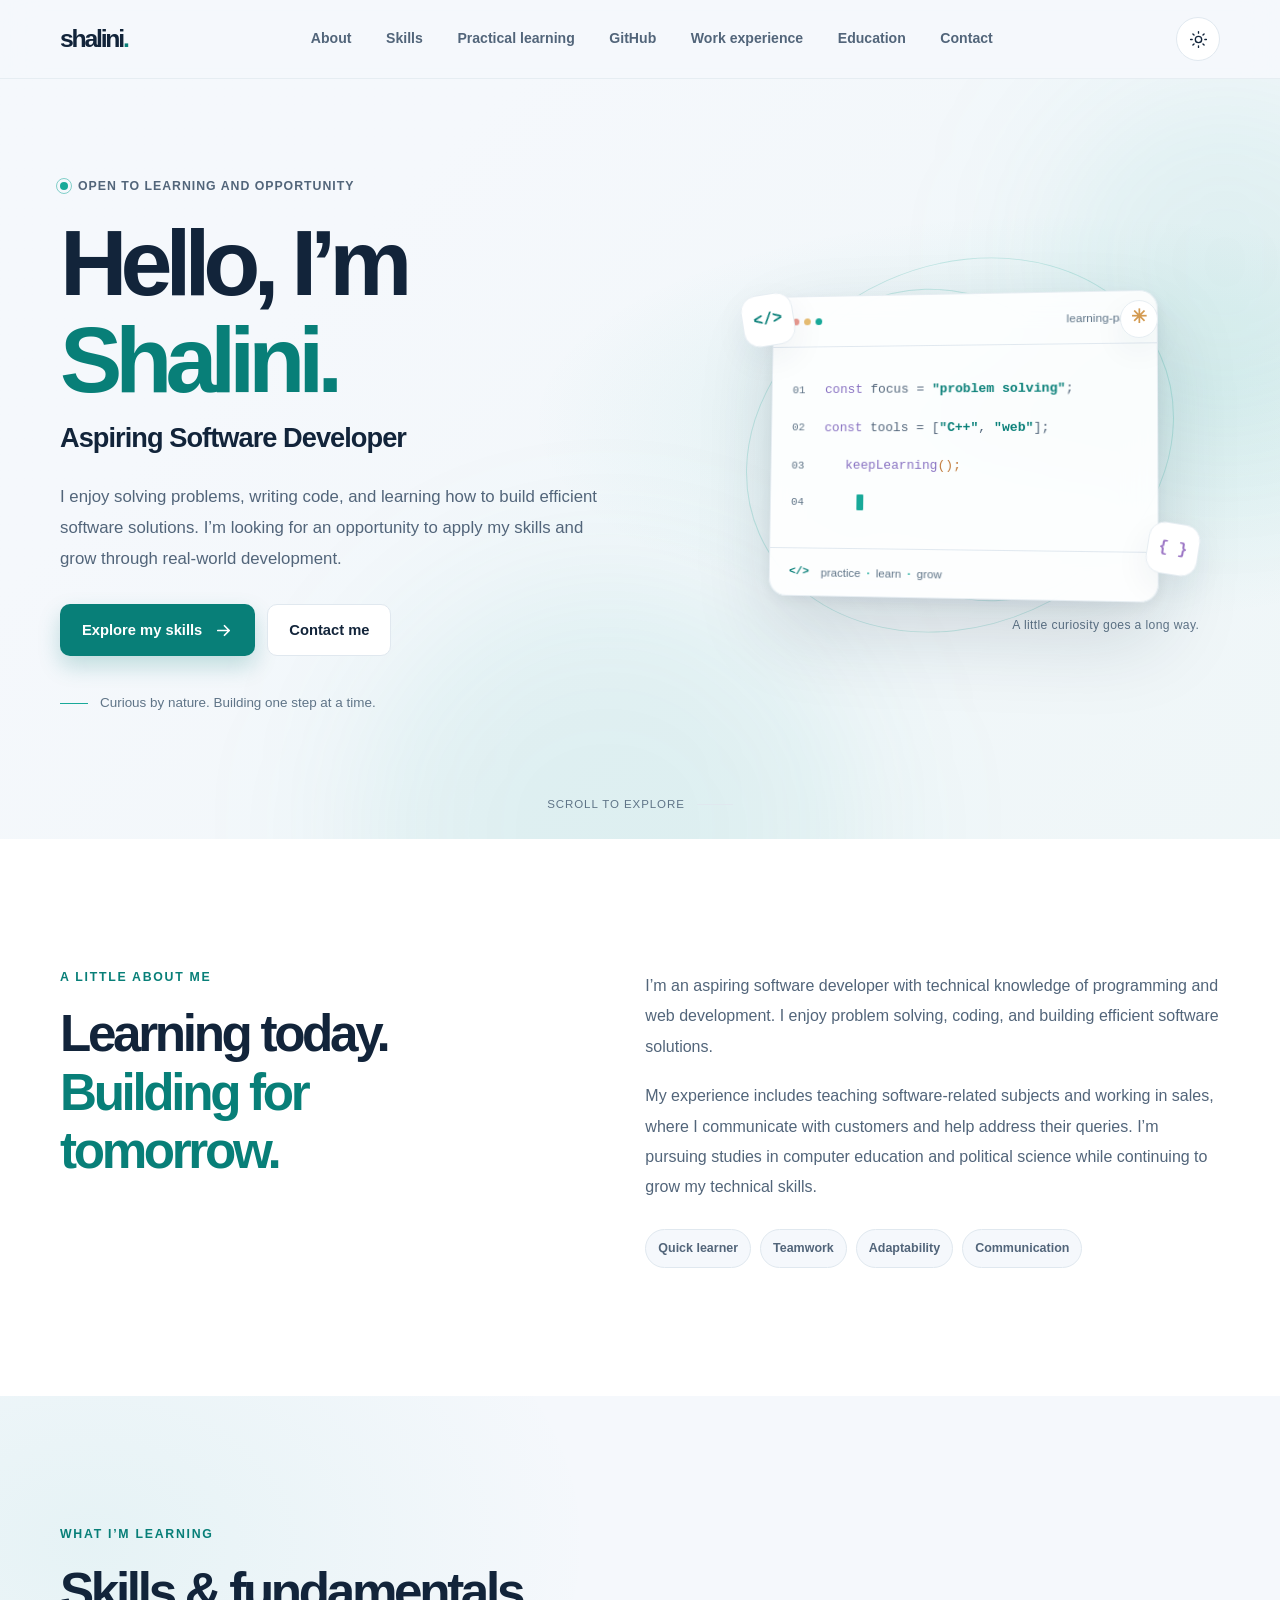
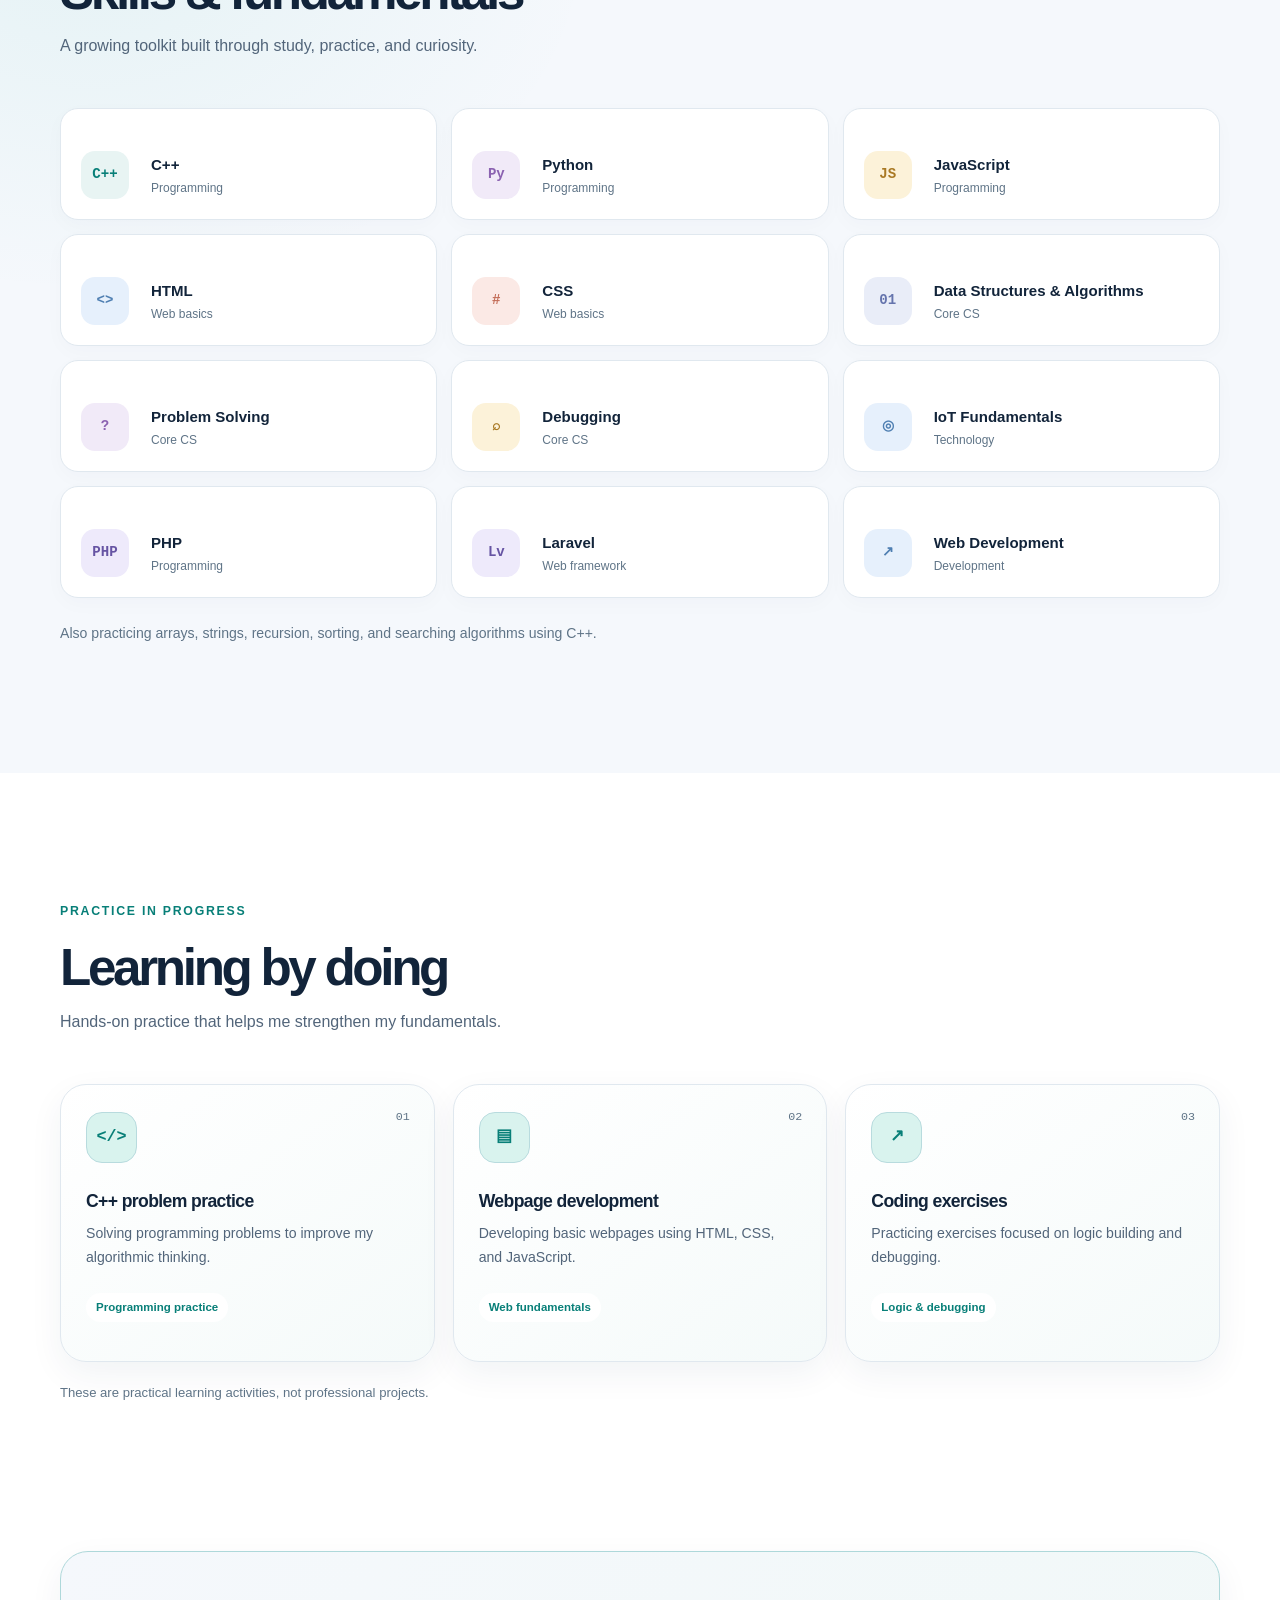
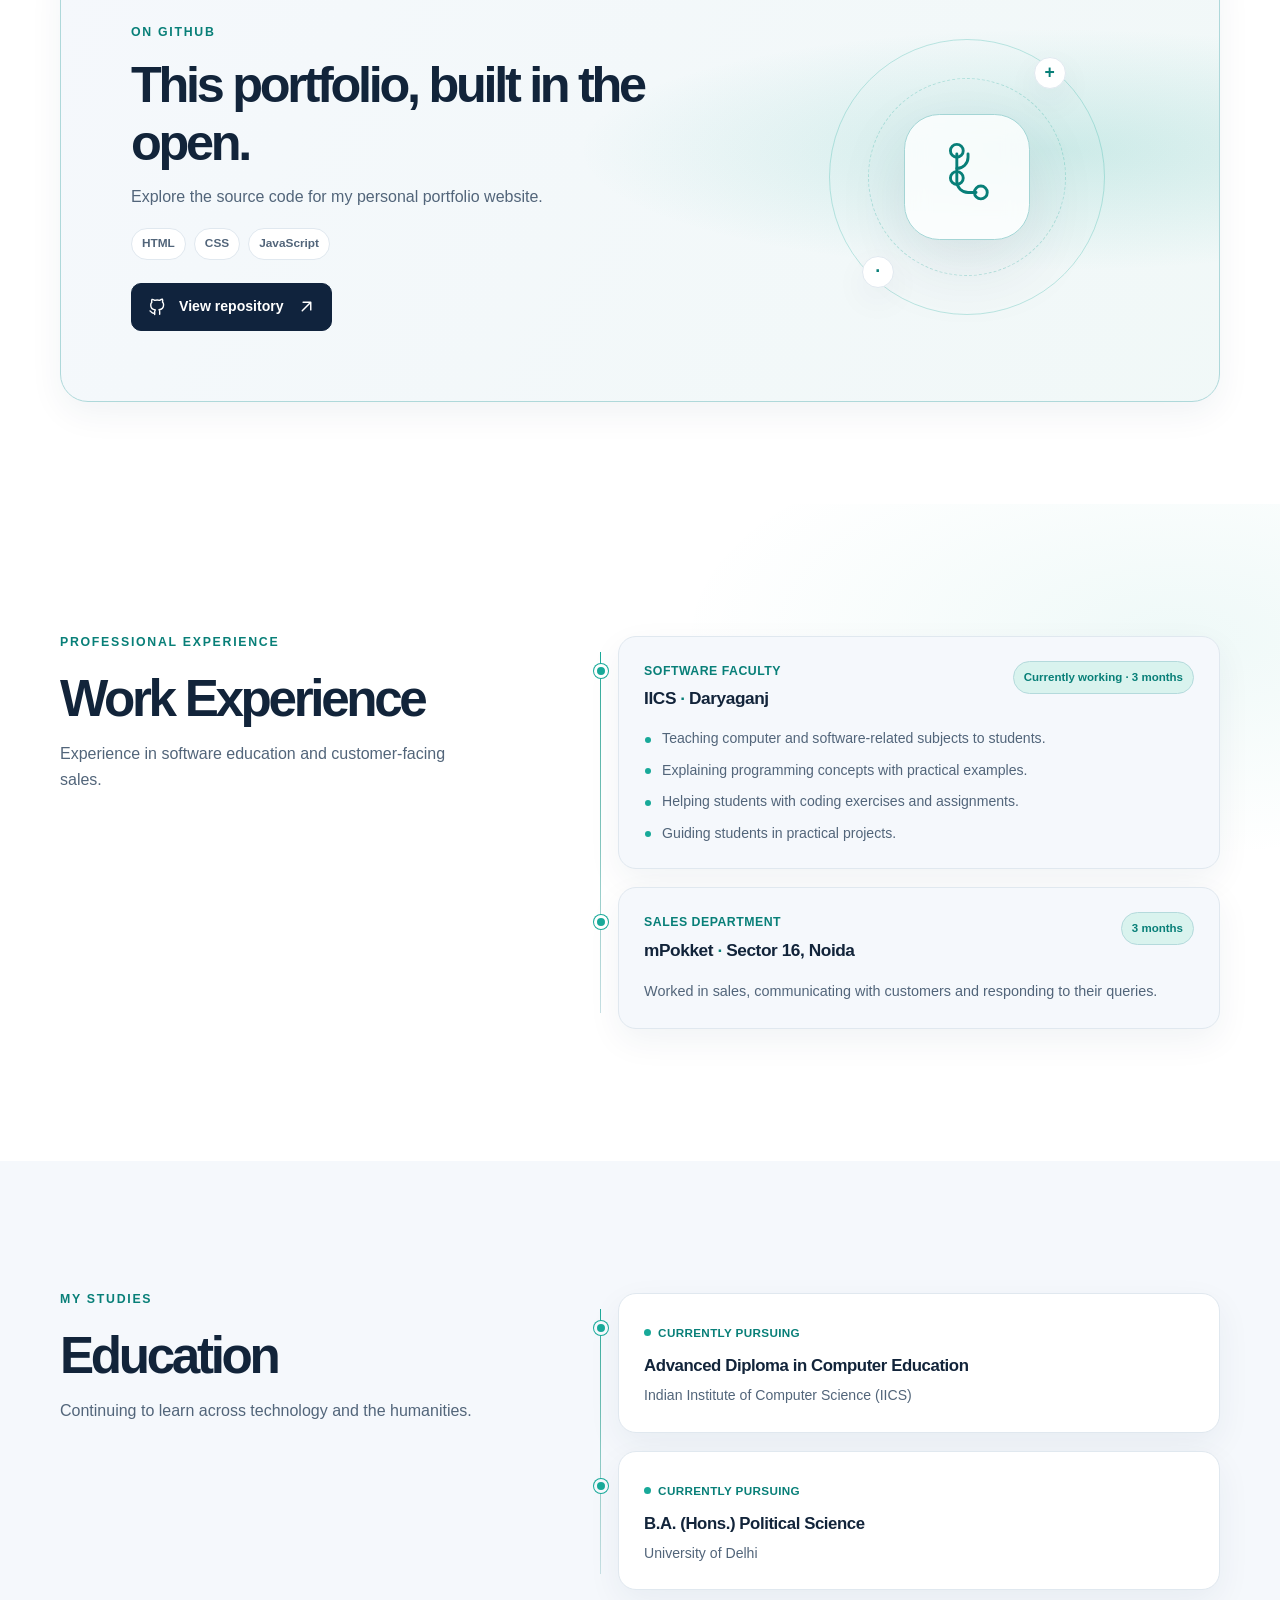
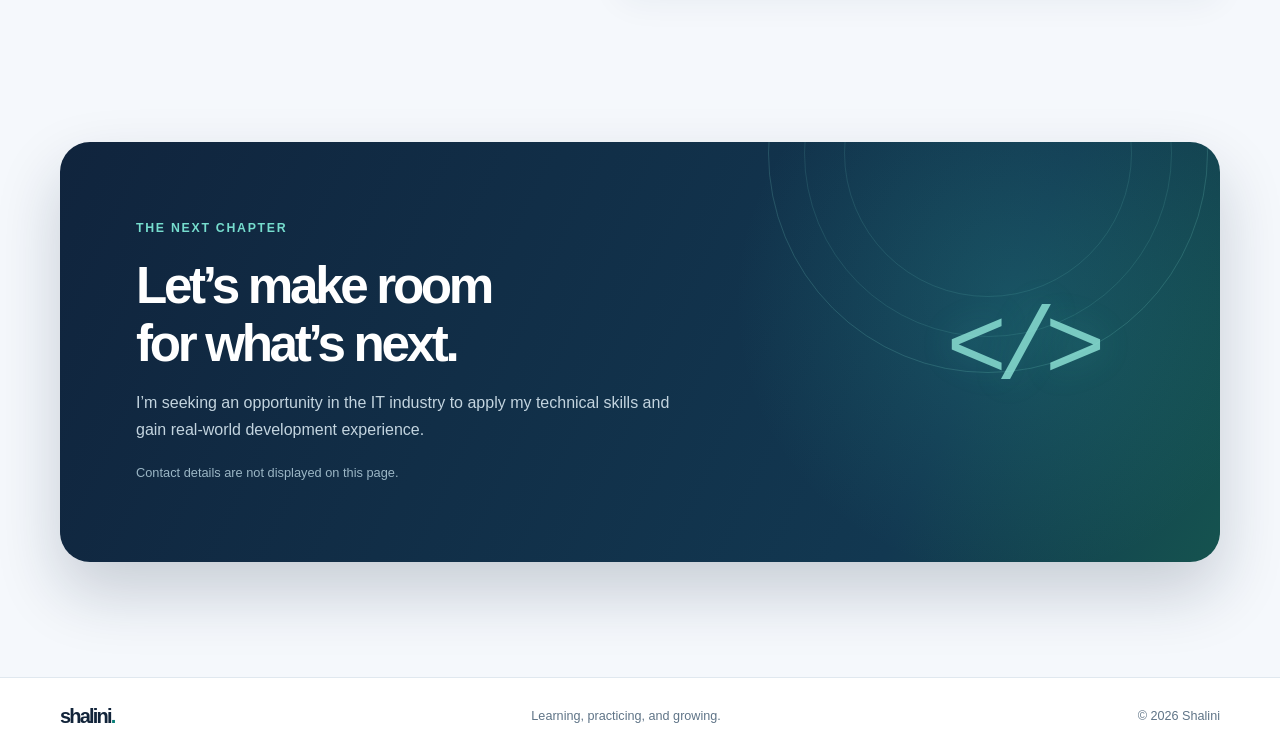
<file: shalini/index.html>
<!doctype html>
<html lang="en" data-theme="light">
  <head>
    <meta charset="UTF-8" />
    <meta name="viewport" content="width=device-width, initial-scale=1.0" />
    <meta
      name="description"
      content="Shalini is an aspiring software developer interested in problem solving, coding, and building efficient software solutions."
    />
    <meta name="theme-color" content="#f5f8fc" />
    <title>Shalini | Aspiring Software Developer</title>
    <link rel="stylesheet" href="styles.css" />
    <script src="script.js" defer></script>
  </head>
  <body>
    <a class="skip-link" href="#main-content">Skip to content</a>

    <header class="site-header">
      <div class="container header-inner">
        <a class="wordmark" href="#home" aria-label="Shalini, home">
          shalini<span aria-hidden="true">.</span>
        </a>

        <button
          class="menu-toggle"
          type="button"
          aria-expanded="false"
          aria-controls="primary-navigation"
          aria-label="Open navigation menu"
          hidden
        >
          <span></span>
          <span></span>
        </button>

        <nav class="primary-navigation" id="primary-navigation" aria-label="Main navigation">
          <ul>
            <li><a class="nav-link" href="#about">About</a></li>
            <li><a class="nav-link" href="#skills">Skills</a></li>
            <li><a class="nav-link" href="#learning">Practical learning</a></li>
            <li><a class="nav-link" href="#repository">GitHub</a></li>
            <li><a class="nav-link" href="#experience">Work experience</a></li>
            <li><a class="nav-link" href="#education">Education</a></li>
            <li><a class="nav-link" href="#contact">Contact</a></li>
          </ul>
        </nav>

        <button
          class="theme-toggle"
          type="button"
          aria-label="Switch to dark mode"
          title="Switch to dark mode"
          hidden
        >
          <svg class="theme-icon theme-icon-sun" viewBox="0 0 24 24" aria-hidden="true">
            <circle cx="12" cy="12" r="4"></circle>
            <path d="M12 2v2m0 16v2M4.93 4.93l1.42 1.42m11.3 11.3 1.42 1.42M2 12h2m16 0h2M4.93 19.07l1.42-1.42m11.3-11.3 1.42-1.42"></path>
          </svg>
          <svg class="theme-icon theme-icon-moon" viewBox="0 0 24 24" aria-hidden="true">
            <path d="M20.2 15.1A8.5 8.5 0 0 1 8.9 3.8 8.6 8.6 0 1 0 20.2 15.1Z"></path>
          </svg>
        </button>
      </div>
    </header>

    <main id="main-content">
      <section class="hero section-shell" id="home" aria-labelledby="hero-heading">
        <div class="hero-glow hero-glow-one" aria-hidden="true"></div>
        <div class="hero-glow hero-glow-two" aria-hidden="true"></div>
        <div class="container hero-grid">
          <div class="hero-copy reveal">
            <p class="eyebrow"><span class="status-dot" aria-hidden="true"></span> Open to learning and opportunity</p>
            <h1 id="hero-heading">Hello, I’m <span>Shalini.</span></h1>
            <p class="hero-title">Aspiring Software Developer</p>
            <p class="hero-description">
              I enjoy solving problems, writing code, and learning how to build
              efficient software solutions. I’m looking for an opportunity to
              apply my skills and grow through real-world development.
            </p>
            <div class="hero-actions">
              <a class="button button-primary" href="#skills">
                Explore my skills
                <svg viewBox="0 0 20 20" aria-hidden="true"><path d="M4 10h12m-5-5 5 5-5 5"></path></svg>
              </a>
              <a class="button button-secondary" href="#contact">Contact me</a>
            </div>
            <div class="hero-note">
              <span class="note-line" aria-hidden="true"></span>
              <span>Curious by nature. Building one step at a time.</span>
            </div>
          </div>

          <div class="hero-art reveal" aria-hidden="true">
            <div class="art-orbit orbit-outer"></div>
            <div class="art-orbit orbit-inner"></div>
            <div class="art-card">
              <div class="art-card-top">
                <span class="art-dots"><i></i><i></i><i></i></span>
                <span>learning-path</span>
              </div>
              <div class="art-code">
                <span class="code-line"><b>01</b><span><em>const</em> focus = <strong>"problem solving"</strong>;</span></span>
                <span class="code-line"><b>02</b><span><em>const</em> tools = [<strong>"C++"</strong>, <strong>"web"</strong>];</span></span>
                <span class="code-line"><b>03</b><span class="code-indent"><em>keepLearning</em>();</span></span>
                <span class="code-line"><b>04</b><span class="code-cursor" aria-hidden="true"></span></span>
              </div>
              <div class="art-card-footer">
                <span class="footer-mark" aria-hidden="true">&lt;/&gt;</span>
                <span>practice <b>·</b> learn <b>·</b> grow</span>
              </div>
            </div>
            <span class="orbit-tag tag-code">&lt;/&gt;</span>
            <span class="orbit-tag tag-braces">{ }</span>
            <span class="orbit-tag tag-spark" aria-hidden="true">✳</span>
            <span class="art-caption">A little curiosity goes a long way.</span>
          </div>
        </div>
        <a class="scroll-cue" href="#about">
          <span>Scroll to explore</span>
          <span class="scroll-cue-line" aria-hidden="true"></span>
        </a>
      </section>

      <section class="section section-about" id="about" aria-labelledby="about-heading">
        <div class="container about-grid">
          <div class="section-intro reveal">
            <p class="section-kicker">A little about me</p>
            <h2 id="about-heading">Learning today.<br /><span>Building for tomorrow.</span></h2>
          </div>
          <div class="about-copy reveal">
            <p>
              I’m an aspiring software developer with technical knowledge of
              programming and web development. I enjoy problem solving, coding,
              and building efficient software solutions.
            </p>
            <p>
              My experience includes teaching software-related subjects and
              working in sales, where I communicate with customers and help
              address their queries. I’m pursuing studies in computer education
              and political science while continuing to grow my technical skills.
            </p>
            <div class="about-values" aria-label="Personal strengths from my resume">
              <span>Quick learner</span>
              <span>Teamwork</span>
              <span>Adaptability</span>
              <span>Communication</span>
            </div>
          </div>
        </div>
      </section>

      <section class="section section-skills" id="skills" aria-labelledby="skills-heading">
        <div class="container">
          <div class="section-heading reveal">
            <p class="section-kicker">What I’m learning</p>
            <h2 id="skills-heading">Skills &amp; fundamentals</h2>
            <p class="section-lead">
              A growing toolkit built through study, practice, and curiosity.
            </p>
          </div>
          <ul class="skills-grid">
            <li class="skill-card reveal"><span class="skill-mark mark-cpp" aria-hidden="true">C++</span><span class="skill-name">C++</span><span class="skill-type">Programming</span></li>
            <li class="skill-card reveal"><span class="skill-mark mark-python" aria-hidden="true">Py</span><span class="skill-name">Python</span><span class="skill-type">Programming</span></li>
            <li class="skill-card reveal"><span class="skill-mark mark-js" aria-hidden="true">JS</span><span class="skill-name">JavaScript</span><span class="skill-type">Programming</span></li>
            <li class="skill-card reveal"><span class="skill-mark mark-html" aria-hidden="true">&lt;&gt;</span><span class="skill-name">HTML</span><span class="skill-type">Web basics</span></li>
            <li class="skill-card reveal"><span class="skill-mark mark-css" aria-hidden="true">#</span><span class="skill-name">CSS</span><span class="skill-type">Web basics</span></li>
            <li class="skill-card reveal"><span class="skill-mark mark-dsa" aria-hidden="true">01</span><span class="skill-name">Data Structures &amp; Algorithms</span><span class="skill-type">Core CS</span></li>
            <li class="skill-card reveal"><span class="skill-mark mark-problem" aria-hidden="true">?</span><span class="skill-name">Problem Solving</span><span class="skill-type">Core CS</span></li>
            <li class="skill-card reveal"><span class="skill-mark mark-debug" aria-hidden="true">⌕</span><span class="skill-name">Debugging</span><span class="skill-type">Core CS</span></li>
            <li class="skill-card reveal"><span class="skill-mark mark-iot" aria-hidden="true">◎</span><span class="skill-name">IoT Fundamentals</span><span class="skill-type">Technology</span></li>
            <li class="skill-card reveal"><span class="skill-mark mark-php" aria-hidden="true">PHP</span><span class="skill-name">PHP</span><span class="skill-type">Programming</span></li>
            <li class="skill-card reveal"><span class="skill-mark mark-laravel" aria-hidden="true">Lv</span><span class="skill-name">Laravel</span><span class="skill-type">Web framework</span></li>
            <li class="skill-card reveal"><span class="skill-mark mark-web" aria-hidden="true">↗</span><span class="skill-name">Web Development</span><span class="skill-type">Development</span></li>
          </ul>
          <p class="skills-footnote reveal">
            Also practicing arrays, strings, recursion, sorting, and searching
            algorithms using C++.
          </p>
        </div>
      </section>

      <section class="section section-learning" id="learning" aria-labelledby="learning-heading">
        <div class="container">
          <div class="section-heading reveal">
            <p class="section-kicker">Practice in progress</p>
            <h2 id="learning-heading">Learning by doing</h2>
            <p class="section-lead">
              Hands-on practice that helps me strengthen my fundamentals.
            </p>
          </div>
          <div class="learning-grid">
            <article class="learning-card reveal">
              <span class="learning-index">01</span>
              <span class="learning-icon" aria-hidden="true">&lt;/&gt;</span>
              <h3>C++ problem practice</h3>
              <p>Solving programming problems to improve my algorithmic thinking.</p>
              <span class="learning-label">Programming practice</span>
            </article>
            <article class="learning-card reveal">
              <span class="learning-index">02</span>
              <span class="learning-icon" aria-hidden="true">▤</span>
              <h3>Webpage development</h3>
              <p>Developing basic webpages using HTML, CSS, and JavaScript.</p>
              <span class="learning-label">Web fundamentals</span>
            </article>
            <article class="learning-card reveal">
              <span class="learning-index">03</span>
              <span class="learning-icon" aria-hidden="true">↗</span>
              <h3>Coding exercises</h3>
              <p>Practicing exercises focused on logic building and debugging.</p>
              <span class="learning-label">Logic &amp; debugging</span>
            </article>
          </div>
          <p class="learning-note reveal">These are practical learning activities, not professional projects.</p>
        </div>
      </section>

      <section class="section section-repository" id="repository" aria-labelledby="repository-heading">
        <div class="container">
          <div class="repository-card reveal">
            <div class="repository-copy">
              <p class="section-kicker">On GitHub</p>
              <h2 id="repository-heading">This portfolio, built in the open.</h2>
              <p>
                Explore the source code for my personal portfolio website.
              </p>
              <ul class="repository-tags" aria-label="Technologies used">
                <li>HTML</li>
                <li>CSS</li>
                <li>JavaScript</li>
              </ul>
              <a
                class="repository-link"
                href="https://github.com/itsshalini007/Portfolio"
                target="_blank"
                rel="noopener noreferrer"
              >
                <svg class="github-mark" viewBox="0 0 24 24" aria-hidden="true">
                  <path d="M8.2 19.2c-4.1 1.2-4.1-2.1-5.8-2.5m11.6 4v-3.2a2.8 2.8 0 0 0-.8-2.2c2.7-.3 5.5-1.3 5.5-6a4.7 4.7 0 0 0-1.3-3.3 4.4 4.4 0 0 0-.1-3.3s-1-.3-3.3 1.3a11.3 11.3 0 0 0-6 0C5.7 2.6 4.7 2.9 4.7 2.9a4.4 4.4 0 0 0-.1 3.3 4.7 4.7 0 0 0-1.3 3.3c0 4.7 2.8 5.7 5.5 6a2.8 2.8 0 0 0-.8 2.2v3.2"></path>
                </svg>
                <span>View repository</span>
                <svg class="repository-arrow" viewBox="0 0 20 20" aria-hidden="true">
                  <path d="M5 15 15 5M6 5h9v9"></path>
                </svg>
              </a>
            </div>
            <div class="repository-visual" aria-hidden="true">
              <span class="repository-orbit repository-orbit-one"></span>
              <span class="repository-orbit repository-orbit-two"></span>
              <span class="repository-icon-wrap">
                <svg class="repository-git-icon" viewBox="0 0 48 48">
                  <path d="M18 10v17a7 7 0 0 0 7 7h5"></path>
                  <path d="M18 19a7 7 0 0 0 7-7v-2"></path>
                  <circle cx="18" cy="8" r="4"></circle>
                  <circle cx="18" cy="25" r="4"></circle>
                  <circle cx="33" cy="34" r="4"></circle>
                </svg>
              </span>
              <span class="repository-spark repository-spark-one">+</span>
              <span class="repository-spark repository-spark-two">·</span>
            </div>
          </div>
        </div>
      </section>

      <section class="section section-experience" id="experience" aria-labelledby="experience-heading">
        <div class="container experience-grid">
          <div class="section-heading experience-heading reveal">
            <p class="section-kicker">Professional experience</p>
            <h2 id="experience-heading">Work Experience</h2>
            <p class="section-lead">
              Experience in software education and customer-facing sales.
            </p>
          </div>
          <ol class="experience-timeline">
            <li class="experience-item reveal">
              <span class="experience-marker" aria-hidden="true"></span>
              <article class="experience-card">
                <div class="experience-card-heading">
                  <div>
                    <p class="experience-role">Software Faculty</p>
                    <h3>IICS <span aria-hidden="true">·</span> Daryaganj</h3>
                  </div>
                  <span class="experience-duration">Currently working · 3 months</span>
                </div>
                <ul class="experience-responsibilities">
                  <li>Teaching computer and software-related subjects to students.</li>
                  <li>Explaining programming concepts with practical examples.</li>
                  <li>Helping students with coding exercises and assignments.</li>
                  <li>Guiding students in practical projects.</li>
                </ul>
              </article>
            </li>
            <li class="experience-item reveal">
              <span class="experience-marker" aria-hidden="true"></span>
              <article class="experience-card">
                <div class="experience-card-heading">
                  <div>
                    <p class="experience-role">Sales Department</p>
                    <h3>mPokket <span aria-hidden="true">·</span> Sector 16, Noida</h3>
                  </div>
                  <span class="experience-duration">3 months</span>
                </div>
                <p class="experience-description">
                  Worked in sales, communicating with customers and responding
                  to their queries.
                </p>
              </article>
            </li>
          </ol>
        </div>
      </section>

      <section class="section section-education" id="education" aria-labelledby="education-heading">
        <div class="container education-grid">
          <div class="section-heading education-heading reveal">
            <p class="section-kicker">My studies</p>
            <h2 id="education-heading">Education</h2>
            <p class="section-lead">
              Continuing to learn across technology and the humanities.
            </p>
          </div>
          <ol class="education-timeline">
            <li class="education-item reveal">
              <span class="timeline-marker" aria-hidden="true"></span>
              <div class="education-card">
                <span class="education-status"><span aria-hidden="true"></span> Currently pursuing</span>
                <h3>Advanced Diploma in Computer Education</h3>
                <p>Indian Institute of Computer Science (IICS)</p>
              </div>
            </li>
            <li class="education-item reveal">
              <span class="timeline-marker" aria-hidden="true"></span>
              <div class="education-card">
                <span class="education-status"><span aria-hidden="true"></span> Currently pursuing</span>
                <h3>B.A. (Hons.) Political Science</h3>
                <p>University of Delhi</p>
              </div>
            </li>
          </ol>
        </div>
      </section>

      <section class="section section-contact" id="contact" aria-labelledby="contact-heading">
        <div class="container">
          <div class="contact-panel reveal">
            <div class="contact-decoration" aria-hidden="true"></div>
            <div class="contact-content">
              <p class="section-kicker">The next chapter</p>
              <h2 id="contact-heading">Let’s make room<br />for what’s next.</h2>
              <p>
                I’m seeking an opportunity in the IT industry to apply my
                technical skills and gain real-world development experience.
              </p>
              <span class="contact-note">Contact details are not displayed on this page.</span>
            </div>
            <div class="contact-symbol" aria-hidden="true">
              <span>&lt;</span><span>/</span><span>&gt;</span>
            </div>
          </div>
        </div>
      </section>
    </main>

    <footer class="site-footer">
      <div class="container footer-inner">
        <a class="wordmark footer-wordmark" href="#home" aria-label="Shalini, back to top">
          shalini<span aria-hidden="true">.</span>
        </a>
        <p>Learning, practicing, and growing.</p>
        <p class="copyright">&copy; <span id="copyright-year">2026</span> Shalini</p>
      </div>
    </footer>

    <button class="back-to-top" type="button" aria-label="Back to top" title="Back to top" hidden>
      <svg viewBox="0 0 20 20" aria-hidden="true"><path d="m5 12 5-5 5 5"></path></svg>
    </button>
  </body>
</html>
</file>
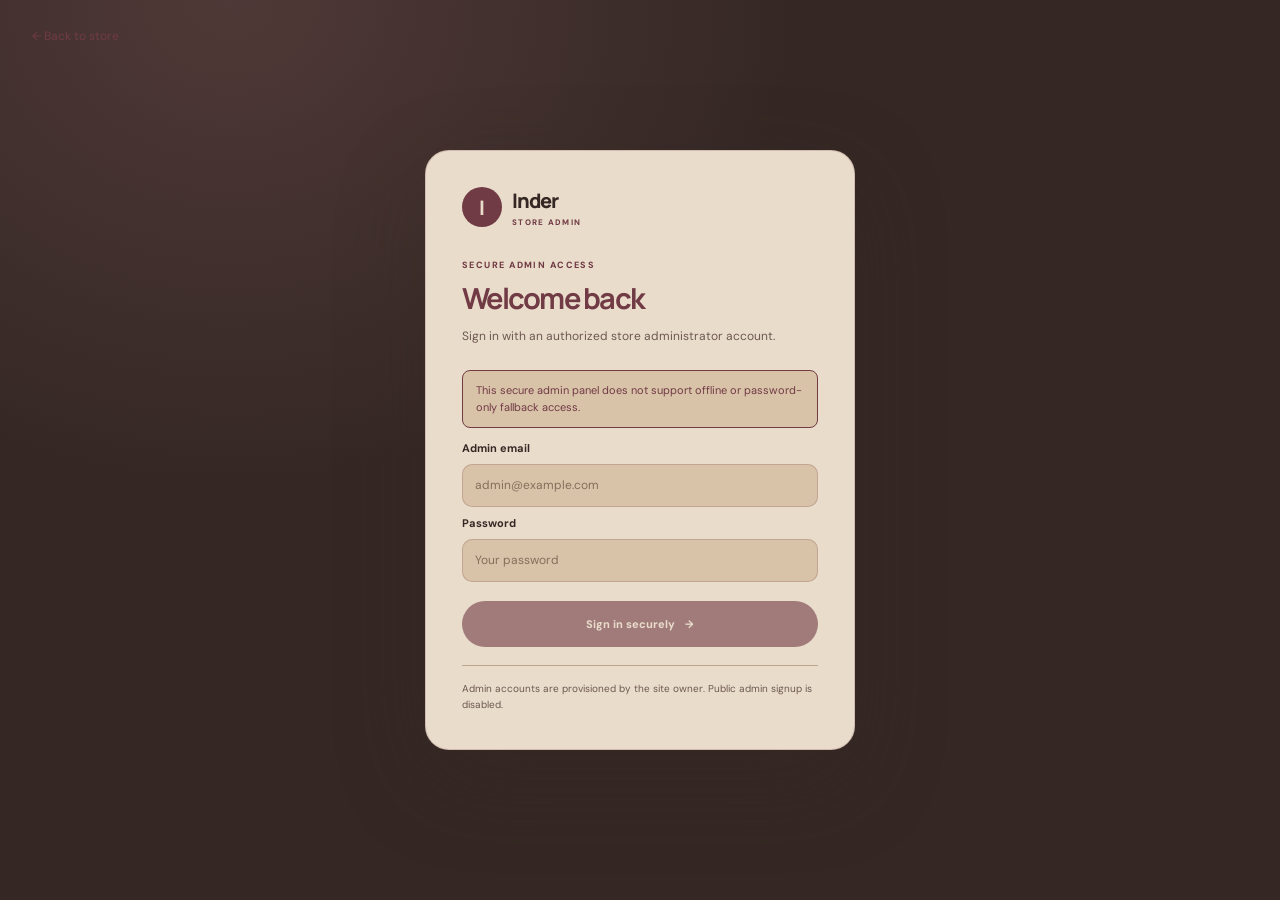
<file: shalini/shop/admin.html>
<!doctype html>
<html lang="en">
  <head>
    <meta charset="UTF-8">
    <meta name="viewport" content="width=device-width, initial-scale=1">
    <meta name="theme-color" content="#123b32">
    <meta name="robots" content="noindex, nofollow">
    <title>Admin Dashboard | Inder General Store</title>
    <link rel="preconnect" href="https://fonts.googleapis.com">
    <link rel="preconnect" href="https://fonts.gstatic.com" crossorigin>
    <link href="https://fonts.googleapis.com/css2?family=DM+Sans:wght@400;500;600;700&family=Manrope:wght@500;600;700;800&display=swap" rel="stylesheet">
    <link rel="stylesheet" href="admin.css">
    <script src="products.js" defer></script>
    <script type="module" src="admin.js"></script>
  </head>
  <body>
    <main class="admin-login-screen" id="admin-login-screen">
      <a class="admin-back-link" href="index.html">← Back to store</a>
      <section class="admin-login-card">
        <div class="admin-login-brand"><span class="admin-brand-mark">I</span><span><strong>Inder</strong><small>STORE ADMIN</small></span></div>
        <p class="admin-eyebrow">SECURE ADMIN ACCESS</p>
        <h1>Welcome back</h1>
        <p class="admin-muted">Sign in with an authorized store administrator account.</p>
        <div class="admin-alert" id="admin-login-alert" role="status" aria-live="polite" hidden></div>
        <form id="admin-login-form" class="admin-form">
          <label for="admin-email">Admin email</label>
          <input id="admin-email" name="email" type="email" autocomplete="username" placeholder="admin@example.com" required>
          <label for="admin-password">Password</label>
          <input id="admin-password" name="password" type="password" autocomplete="current-password" placeholder="Your password" required>
          <button class="admin-button admin-button--primary" id="admin-login-submit" type="submit">Sign in securely <span>→</span></button>
        </form>
        <p class="admin-login-footnote">Admin accounts are provisioned by the site owner. Public admin signup is disabled.</p>
      </section>
    </main>

    <div class="admin-shell" id="admin-shell" hidden>
      <aside class="admin-sidebar" id="admin-sidebar">
        <a class="admin-sidebar-brand" href="admin.html"><span class="admin-brand-mark">I</span><span><strong>Inder</strong><small>STORE ADMIN</small></span></a>
        <p class="admin-sidebar-label">WORKSPACE</p>
        <nav class="admin-nav" aria-label="Admin dashboard">
          <button class="admin-nav-item is-active" type="button" data-view="dashboard"><span>⌂</span>Dashboard</button>
          <button class="admin-nav-item" type="button" data-view="products"><span>▤</span>Products</button>
          <button class="admin-nav-item" type="button" data-view="add-product"><span>＋</span>Add New Product</button>
          <button class="admin-nav-item" type="button" data-view="categories"><span>◫</span>Categories</button>
          <button class="admin-nav-item" type="button" data-view="orders"><span>⇄</span>Orders</button>
          <button class="admin-nav-item" type="button" data-view="inventory"><span>▦</span>Inventory</button>
          <button class="admin-nav-item" type="button" data-view="customers"><span>♙</span>Customers</button>
          <button class="admin-nav-item" type="button" data-view="settings"><span>⚙</span>Settings</button>
        </nav>
        <div class="admin-sidebar-bottom">
          <div class="admin-user-chip"><span class="admin-user-avatar">A</span><span><strong id="admin-user-email">Administrator</strong><small>Authorized admin</small></span></div>
          <button class="admin-logout" id="admin-logout" type="button"><span>↪</span>Log out</button>
        </div>
      </aside>

      <div class="admin-main">
        <header class="admin-topbar">
          <button class="admin-menu-toggle" id="admin-menu-toggle" type="button" aria-label="Toggle admin menu" aria-expanded="false">☰</button>
          <div><p class="admin-eyebrow">INDER GENERAL STORE</p><h1 id="admin-page-title">Dashboard</h1></div>
          <div class="admin-topbar-right"><span class="admin-live-dot"></span><span>Secure workspace</span></div>
        </header>
        <div class="admin-notice" id="admin-notice" role="status" aria-live="polite" hidden></div>
        <div class="admin-setup-banner" id="admin-setup-banner" hidden></div>

        <section class="admin-view is-visible" data-view-panel="dashboard">
          <div class="admin-welcome-row"><div><h2>Store overview</h2><p class="admin-muted">A clear view of your catalog and store activity.</p></div><button class="admin-button admin-button--soft" type="button" data-refresh>↻ Refresh data</button></div>
          <div class="admin-stat-grid">
            <article class="admin-stat-card"><span class="admin-stat-icon">▤</span><p>Total Products</p><strong id="stat-products">—</strong><small>Saved catalog items</small></article>
            <article class="admin-stat-card"><span class="admin-stat-icon admin-stat-icon--orange">✓</span><p>Active Products</p><strong id="stat-active">—</strong><small>Available on the catalog</small></article>
            <article class="admin-stat-card"><span class="admin-stat-icon admin-stat-icon--red">!</span><p>Out of Stock</p><strong id="stat-out-stock">—</strong><small>Stock quantity is zero</small></article>
            <article class="admin-stat-card"><span class="admin-stat-icon">⇄</span><p>Total Orders</p><strong id="stat-orders">—</strong><small>Persisted store orders</small></article>
            <article class="admin-stat-card"><span class="admin-stat-icon admin-stat-icon--orange">◷</span><p>Pending Orders</p><strong id="stat-pending">—</strong><small>Awaiting acceptance</small></article>
            <article class="admin-stat-card"><span class="admin-stat-icon">♙</span><p>Total Customers</p><strong id="stat-customers">—</strong><small>Verified customer profiles</small></article>
          </div>
          <div class="admin-dashboard-grid">
            <section class="admin-card">
              <div class="admin-card-heading"><div><h3>Recent orders</h3><p>Latest orders recorded by the store</p></div><button class="admin-link-button" type="button" data-go="orders">View all →</button></div>
              <div class="admin-table-wrap"><table><thead><tr><th>Order</th><th>Customer</th><th>Date</th><th>Status</th></tr></thead><tbody id="dashboard-recent-orders"></tbody></table></div>
              <p class="admin-empty-note" id="dashboard-orders-empty" hidden>No confirmed orders are recorded. WhatsApp requests are not saved as orders.</p>
            </section>
            <section class="admin-card admin-shortcuts">
              <div class="admin-card-heading"><div><h3>Quick actions</h3><p>Keep your catalog up to date</p></div></div>
              <button type="button" data-go="add-product"><span>＋</span><strong>Add a product</strong><small>Create a catalog item</small><b>→</b></button>
              <button type="button" data-go="categories"><span>◫</span><strong>Manage categories</strong><small>Organize your products</small><b>→</b></button>
              <button type="button" data-go="inventory"><span>▦</span><strong>Review inventory</strong><small>Check low or empty stock</small><b>→</b></button>
            </section>
          </div>
        </section>

        <section class="admin-view" data-view-panel="products">
          <div class="admin-welcome-row"><div><h2>Product catalog</h2><p class="admin-muted">Manage the products entered by your store.</p></div><button class="admin-button admin-button--primary" type="button" data-go="add-product">＋ Add product</button></div>
          <div class="admin-card">
            <div class="admin-toolbar"><label class="admin-search"><span>⌕</span><input id="product-search" type="search" placeholder="Search products or brands"></label><select id="product-category-filter" aria-label="Filter products by category"><option value="">All categories</option></select><select id="product-stock-filter" aria-label="Filter products by stock"><option value="">All stock</option><option value="in">In stock</option><option value="low">Low stock</option><option value="out">Out of stock</option></select></div>
            <div class="admin-table-wrap"><table><thead><tr><th>Product</th><th>Category</th><th>Price</th><th>Stock</th><th>Status</th><th>Actions</th></tr></thead><tbody id="product-table-body"></tbody></table></div>
            <p class="admin-empty-note" id="products-empty" hidden>No products match these filters.</p>
          </div>
        </section>

        <section class="admin-view" data-view-panel="add-product">
          <div class="admin-welcome-row"><div><h2 id="product-form-title">Add a new product</h2><p class="admin-muted">Only enter real product details and verified stock.</p></div></div>
          <form id="product-form" class="admin-card admin-product-form">
            <input id="product-id" type="hidden">
            <div class="admin-form-grid">
              <label class="admin-field admin-field--wide">Product name<input name="name" maxlength="120" required placeholder="e.g. Whole wheat atta"></label>
              <label class="admin-field">Category<select name="categoryId" id="product-category" required><option value="">Choose category</option></select></label>
              <label class="admin-field">Brand<input name="brand" maxlength="80" placeholder="Brand name"></label>
              <label class="admin-field admin-field--wide">Product description<textarea name="description" rows="3" maxlength="1000" placeholder="Product details"></textarea></label>
              <label class="admin-field">MRP (₹)<input id="product-mrp" name="mrp" type="number" min="0.01" step="0.01" required></label>
              <label class="admin-field">Selling price (₹)<input id="product-price" name="price" type="number" min="0.01" step="0.01" required></label>
              <label class="admin-field">Discount (%)<input name="discount" type="number" min="0" max="100" step="1" value="0" readonly><small class="admin-field-help">Calculated from MRP and selling price.</small></label>
              <label class="admin-field">Weight / quantity<input name="weight" maxlength="40" required placeholder="e.g. 500g, 1L"></label>
              <label class="admin-field">Stock quantity<input name="stockQuantity" type="number" min="0" max="1000000" step="1" required value="0"></label>
              <label class="admin-field">Product status<select name="status"><option value="active">Active</option><option value="inactive">Inactive</option></select></label>
              <div class="admin-field admin-field--wide">
                <span class="admin-field-label">Product image</span>
                <label class="admin-upload" for="product-image"><span class="admin-upload-icon">↑</span><span><strong>Choose an image</strong><small>JPEG, PNG or WebP · up to 5 MB</small></span><input id="product-image" type="file" accept="image/jpeg,image/png,image/webp"></label>
                <img class="admin-image-preview" id="product-image-preview" alt="Product image preview" hidden>
              </div>
              <label class="admin-toggle-field"><input name="featured" type="checkbox"><span class="admin-toggle"></span><span><strong>Featured product</strong><small>Highlight this item in the store catalog</small></span></label>
            </div>
            <div class="admin-form-actions"><button class="admin-button admin-button--soft" id="product-form-reset" type="reset">Reset</button><button class="admin-button admin-button--primary" type="submit">Save product <span>→</span></button></div>
          </form>
        </section>

        <section class="admin-view" data-view-panel="categories">
          <div class="admin-welcome-row"><div><h2>Categories</h2><p class="admin-muted">Categories are stored separately and stay manageable without products.</p></div><button class="admin-button admin-button--soft" id="import-existing-categories" type="button">Import current category list</button></div>
          <div class="admin-category-layout">
            <form class="admin-card admin-category-form" id="category-form">
              <input id="category-id" type="hidden">
              <div class="admin-card-heading"><div><h3 id="category-form-title">Add category</h3><p>Choose a clear name and optional image.</p></div></div>
              <label class="admin-field">Category name<input name="name" maxlength="60" required placeholder="Category name"></label>
              <div class="admin-field"><span class="admin-field-label">Category image</span><label class="admin-upload" for="category-image"><span class="admin-upload-icon">↑</span><span><strong>Choose an image</strong><small>JPEG, PNG or WebP · up to 5 MB</small></span><input id="category-image" type="file" accept="image/jpeg,image/png,image/webp"></label><img class="admin-image-preview" id="category-image-preview" alt="Category image preview" hidden></div>
              <div class="admin-form-actions"><button class="admin-button admin-button--soft" id="category-form-reset" type="reset">Reset</button><button class="admin-button admin-button--primary" type="submit">Save category</button></div>
            </form>
            <section class="admin-card"><div class="admin-card-heading"><div><h3>All categories</h3><p>Product counts update from the catalog.</p></div></div><div class="admin-category-list" id="category-list"></div><p class="admin-empty-note" id="categories-empty" hidden>No categories have been created.</p></section>
          </div>
        </section>

        <section class="admin-view" data-view-panel="orders">
          <div class="admin-welcome-row"><div><h2>Orders</h2><p class="admin-muted">Review persisted customer orders and update their status.</p></div><button class="admin-button admin-button--soft" type="button" data-refresh>↻ Refresh</button></div>
          <div class="admin-callout">Only orders written by a trusted order-processing system appear here. The current storefront creates WhatsApp order requests, which are not confirmed or stored as orders.</div>
          <div class="admin-toolbar"><label class="admin-search"><span>⌕</span><input id="order-search" type="search" placeholder="Search order, customer, mobile, address"></label><select id="order-status-filter" aria-label="Filter orders by status"><option value="">All statuses</option><option value="pending">Pending</option><option value="accepted">Accepted</option><option value="processing">Processing</option><option value="out for delivery">Out for Delivery</option><option value="delivered">Delivered</option><option value="cancelled">Cancelled</option></select></div>
          <div class="admin-card"><div class="admin-table-wrap"><table><thead><tr><th>Order</th><th>Customer</th><th>Items</th><th>Address</th><th>Total</th><th>Date</th><th>Status</th></tr></thead><tbody id="orders-table-body"></tbody></table></div><p class="admin-empty-note" id="orders-empty" hidden>No persisted orders are available.</p></div>
        </section>

        <section class="admin-view" data-view-panel="inventory">
          <div class="admin-welcome-row"><div><h2>Inventory</h2><p class="admin-muted">Stock quantities come only from saved product records.</p></div><label class="admin-threshold">Low-stock alert at <input id="low-stock-threshold" type="number" min="0" max="99999" value="5"> units</label></div>
          <div class="admin-stat-grid admin-stat-grid--compact"><article class="admin-stat-card"><p>Tracked items</p><strong id="inventory-count">—</strong></article><article class="admin-stat-card"><p>Low stock</p><strong id="inventory-low">—</strong></article><article class="admin-stat-card"><p>Out of stock</p><strong id="inventory-out">—</strong></article></div>
          <div class="admin-card"><div class="admin-table-wrap"><table><thead><tr><th>Product</th><th>Category</th><th>Stock status</th><th>Current stock</th><th>Update quantity</th></tr></thead><tbody id="inventory-table-body"></tbody></table></div><p class="admin-empty-note" id="inventory-empty" hidden>No product inventory has been recorded.</p></div>
        </section>

        <section class="admin-view" data-view-panel="customers">
          <div class="admin-welcome-row"><div><h2>Customers</h2><p class="admin-muted">Verified account profiles recorded when customers sign in.</p></div><label class="admin-search"><span>⌕</span><input id="customer-search" type="search" placeholder="Search name or mobile"></label></div>
          <div class="admin-callout">Customer records require Supabase Phone Authentication and the configured SMS provider. This view does not expose authentication credentials or support client-side account suspension.</div>
          <div class="admin-card"><div class="admin-table-wrap"><table><thead><tr><th>Customer</th><th>Verified mobile</th><th>Profile last updated</th><th>Customer ID</th></tr></thead><tbody id="customers-table-body"></tbody></table></div><p class="admin-empty-note" id="customers-empty" hidden>No verified customer profiles are recorded yet.</p></div>
        </section>

        <section class="admin-view" data-view-panel="settings">
          <div class="admin-welcome-row"><div><h2>Settings</h2><p class="admin-muted">Manage confirmed store details and delivery availability.</p></div></div>
          <div class="admin-card admin-settings-card">
            <span class="admin-stat-icon">⚙</span>
            <h3>Delivery information</h3>
            <p>These settings are stored in Supabase and shown on the customer Contact Us page. Leave the charge blank until the store owner confirms the amount.</p>
            <form class="admin-delivery-settings" id="delivery-settings-form">
              <div class="admin-form-grid">
                <label class="admin-field">Store name<input id="store-name" maxlength="100" required></label>
                <label class="admin-field admin-field--wide">Store address<input id="store-address" maxlength="300" required></label>
                <label class="admin-field">Primary phone<input id="store-phone" type="tel" maxlength="20" required></label>
                <label class="admin-field">Alternate phone<input id="store-alternate-phone" type="tel" maxlength="20" required></label>
                <label class="admin-field">Store email<input id="store-email" type="email" maxlength="254" required></label>
                <label class="admin-field">Opening days<input id="store-opening-days" maxlength="80" required></label>
                <label class="admin-field">Opening time<input id="store-opening-time" maxlength="40" required></label>
                <label class="admin-field">Closing time<input id="store-closing-time" maxlength="40" required></label>
                <label class="admin-field">Delivery area<input id="store-delivery-area" maxlength="160" required></label>
                <label class="admin-field">Delivery schedule<input id="store-delivery-schedule" maxlength="100" required></label>
                <label class="admin-field">Minimum order (₹)<input id="store-minimum-order" type="number" min="0" step="0.01" placeholder="No minimum"></label>
              </div>
              <label class="admin-toggle-field">
                <input id="delivery-available" type="checkbox" checked>
                <span class="admin-toggle" aria-hidden="true"></span>
                <span><strong>Home delivery available</strong><small>Show the current delivery availability to customers.</small></span>
              </label>
              <label class="admin-field" for="delivery-charge">Fixed delivery charge (₹)
                <input id="delivery-charge" type="number" min="0" step="0.01" inputmode="decimal" placeholder="Not set">
              </label>
              <p class="admin-delivery-note" id="delivery-settings-note">Delivery settings have not been loaded yet.</p>
              <button class="admin-button admin-button--primary" id="save-delivery-settings" type="submit">Save delivery settings</button>
            </form>
          </div>
          <div class="admin-card admin-settings-card">
            <span class="admin-stat-icon">✓</span><h3>Protected by Supabase</h3>
            <p>Admin access is verified against the private <code>admin_users</code> table. Row Level Security policies independently enforce authorization for every protected read and write.</p>
            <dl><div><dt>Signed in as</dt><dd id="settings-admin-email">—</dd></div><div><dt>Admin claim</dt><dd id="settings-admin-claim">—</dd></div><div><dt>Project</dt><dd id="settings-project-id">Not configured</dd></div></dl>
            <a class="admin-button admin-button--soft" href="SUPABASE_SETUP.md">View Supabase setup guide</a>
          </div>
        </section>

        <footer class="admin-footer">Inder General Store · Secure administration <a href="index.html">Return to customer store</a></footer>
      </div>
    </div>
    <div class="admin-confirm-backdrop" id="admin-confirm-backdrop" hidden>
      <section class="admin-confirm-dialog" role="alertdialog" aria-modal="true" aria-labelledby="confirm-title">
        <span class="admin-confirm-icon">!</span><h2 id="confirm-title">Delete this item?</h2><p id="confirm-message">This action cannot be undone.</p>
        <div><button class="admin-button admin-button--soft" id="confirm-cancel" type="button">Cancel</button><button class="admin-button admin-button--danger" id="confirm-delete" type="button">Delete</button></div>
      </section>
    </div>
  </body>
</html>
</file>
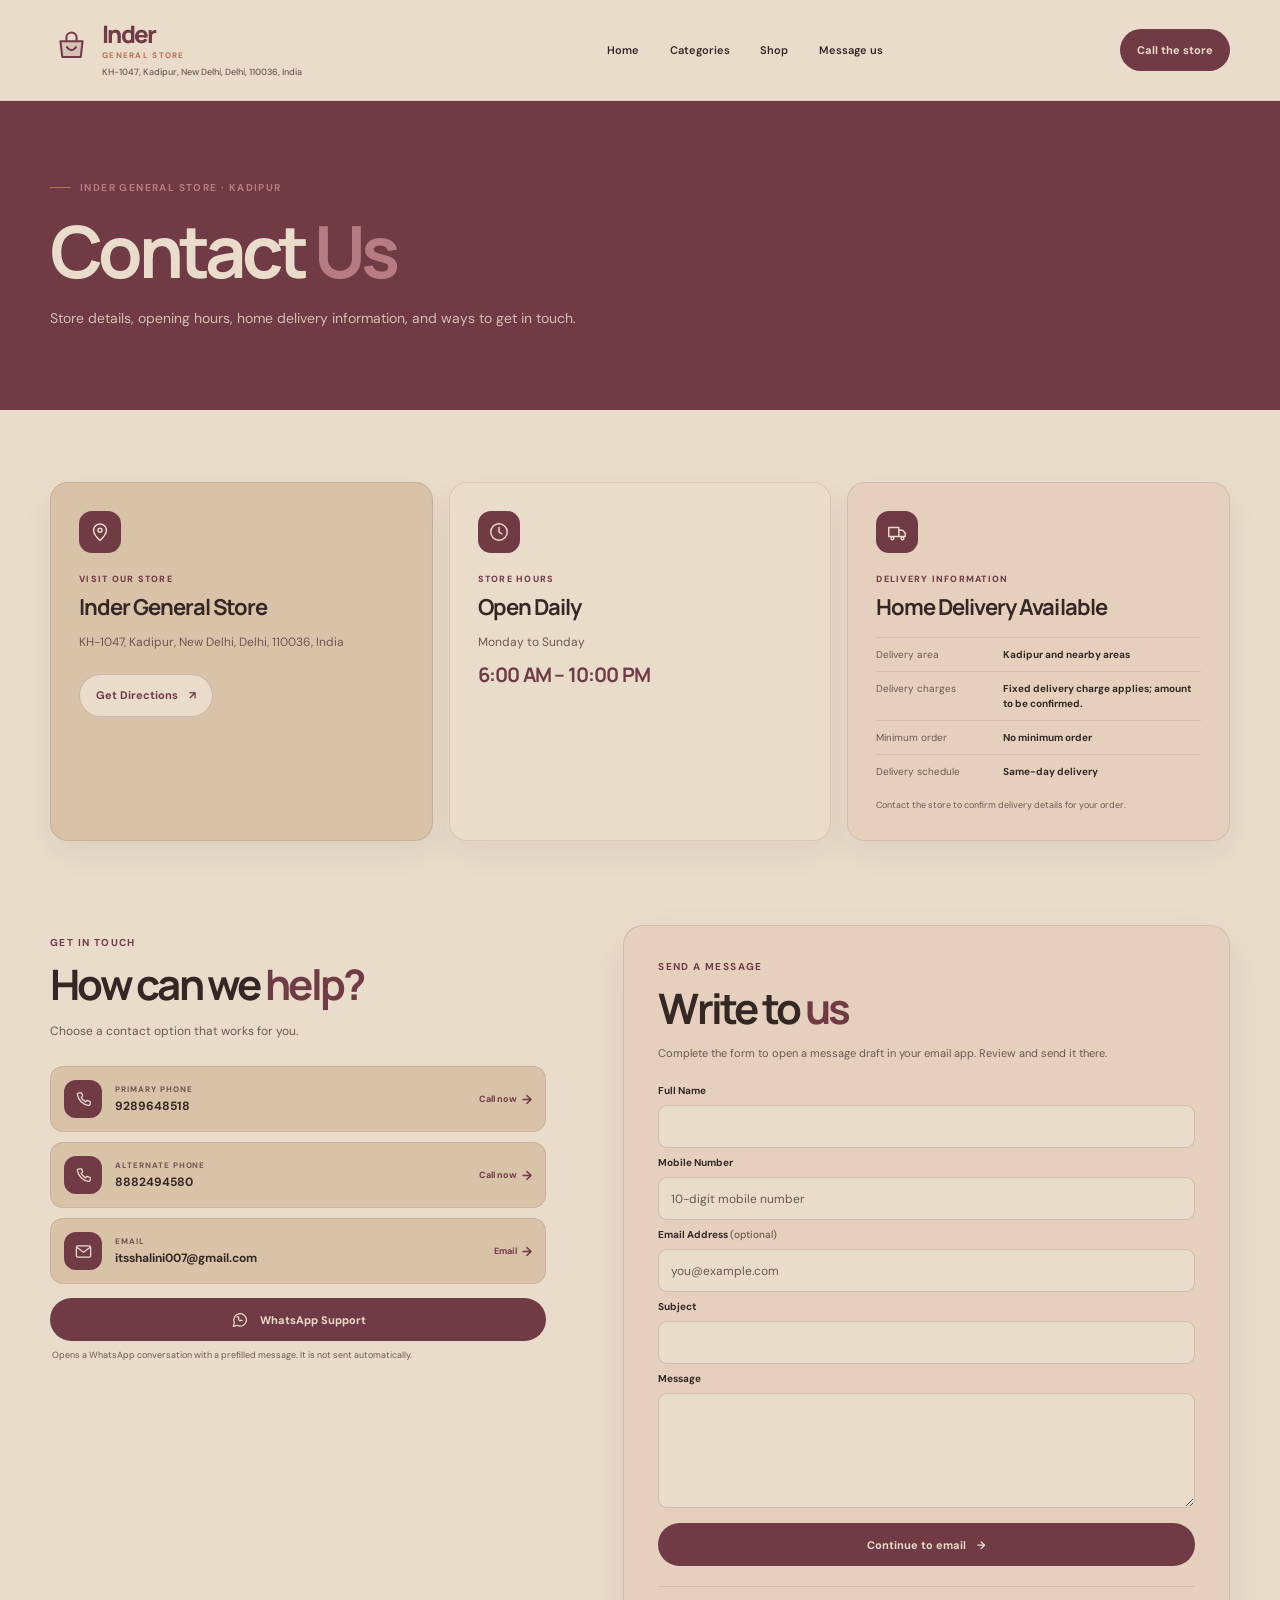
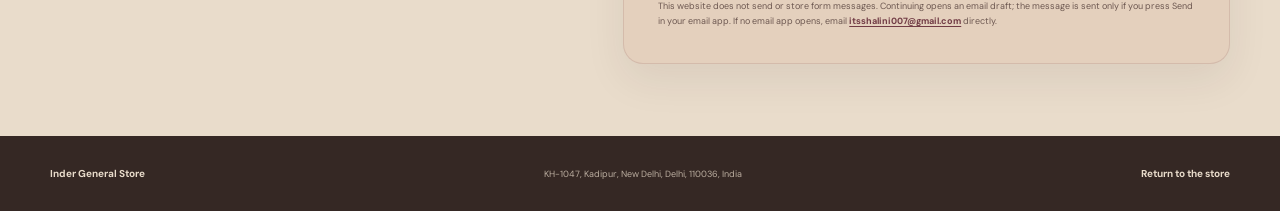
<file: shalini/shop/contact.html>
<!doctype html>
<html lang="en">
  <head>
    <meta charset="UTF-8">
    <meta name="viewport" content="width=device-width, initial-scale=1">
    <meta name="theme-color" content="#713b45">
    <meta name="description" content="Contact Inder General Store in Kadipur, New Delhi. View store hours, contact details, and home delivery information.">
    <title>Contact Us | Inder General Store</title>
    <link rel="preconnect" href="https://fonts.googleapis.com">
    <link rel="preconnect" href="https://fonts.gstatic.com" crossorigin>
    <link href="https://fonts.googleapis.com/css2?family=DM+Sans:wght@400;500;600;700&family=Manrope:wght@400;500;600;700;800&display=swap" rel="stylesheet">
    <link rel="stylesheet" href="styles.css">
    <link rel="stylesheet" href="contact-page.css">
    <script type="module" src="contact-settings.js"></script>
    <script src="contact-form.js" defer></script>
  </head>
  <body class="contact-page-body">
    <header class="site-header contact-page-header">
      <div class="container contact-page-header__inner">
        <a class="brand contact-page-brand" href="index.html#home" aria-label="Inder General Store home">
          <span class="brand__mark" aria-hidden="true">
            <svg viewBox="0 0 40 40" fill="none">
              <path d="M8 17.5h24l-2 17H10l-2-17Z" fill="currentColor" opacity=".16"/>
              <path d="M8 17.5h24l-2 17H10l-2-17Z" stroke="currentColor" stroke-width="2.2" stroke-linejoin="round"/>
              <path d="M14.5 17.5v-4a5.5 5.5 0 0 1 11 0v4M15 24c1.7 2.2 3.4 3.3 5 3.3s3.3-1.1 5-3.3" stroke="currentColor" stroke-width="2.2" stroke-linecap="round"/>
            </svg>
          </span>
          <span class="brand__text">
            <strong>Inder</strong>
            <span>GENERAL STORE</span>
            <span class="brand__location" data-store-field="address">KH-1047, Kadipur, New Delhi, Delhi, 110036, India</span>
          </span>
        </a>
        <nav class="contact-page-nav" aria-label="Main navigation">
          <a href="index.html#home">Home</a>
          <a href="index.html#categories">Categories</a>
          <a href="index.html#shop">Shop</a>
          <a href="#contact-form">Message us</a>
        </nav>
        <a class="contact-page-call" data-store-link="phone" href="tel:9289648518">Call the store</a>
      </div>
    </header>

    <main>
      <section class="contact-page-hero">
        <div class="container contact-page-hero__inner">
          <p class="eyebrow"><span class="eyebrow__line"></span> INDER GENERAL STORE · KADIPUR</p>
          <h1>Contact <span>Us</span></h1>
          <p>Store details, opening hours, home delivery information, and ways to get in touch.</p>
        </div>
      </section>

      <section class="contact-page-content section-pad">
        <div class="container">
          <div class="contact-overview-grid">
            <article class="contact-info-card contact-info-card--address">
              <span class="contact-info-card__icon" aria-hidden="true">
                <svg viewBox="0 0 24 24"><path d="M19 10.2c0 5-7 11-7 11s-7-6-7-11a7 7 0 1 1 14 0Z"/><circle cx="12" cy="10" r="2.2"/></svg>
              </span>
              <p class="contact-card__eyebrow">VISIT OUR STORE</p>
              <h2 data-store-field="store_name">Inder General Store</h2>
              <address data-store-field="address">KH-1047, Kadipur, New Delhi, Delhi, 110036, India</address>
              <a class="contact-action contact-action--secondary" data-store-directions href="https://www.google.com/maps/dir/?api=1&amp;destination=KH-1047%2C%20Kadipur%2C%20New%20Delhi%2C%20Delhi%2C%20110036%2C%20India" target="_blank" rel="noopener noreferrer">
                Get Directions <span aria-hidden="true">↗</span>
              </a>
            </article>

            <article class="contact-info-card contact-info-card--hours">
              <span class="contact-info-card__icon" aria-hidden="true">
                <svg viewBox="0 0 24 24"><circle cx="12" cy="12" r="9"/><path d="M12 7v5l3 2"/></svg>
              </span>
              <p class="contact-card__eyebrow">STORE HOURS</p>
              <h2>Open Daily</h2>
              <p class="contact-info-card__detail" data-store-field="opening_days">Monday to Sunday</p>
              <p class="contact-hours" data-store-hours>6:00 AM – 10:00 PM</p>
            </article>

            <article class="contact-info-card contact-info-card--delivery">
              <span class="contact-info-card__icon" aria-hidden="true">
                <svg viewBox="0 0 24 24"><path d="M3 7h11v10H3zM14 10h4l3 3v4h-7z"/><circle cx="7" cy="19" r="1.5"/><circle cx="18" cy="19" r="1.5"/></svg>
              </span>
              <p class="contact-card__eyebrow">DELIVERY INFORMATION</p>
              <h2 data-delivery-availability>Home Delivery Available</h2>
              <dl class="delivery-details">
                <div><dt>Delivery area</dt><dd data-store-field="delivery_area">Kadipur and nearby areas</dd></div>
                <div><dt>Delivery charges</dt><dd data-delivery-charge>Fixed delivery charge applies; amount to be confirmed.</dd></div>
                <div><dt>Minimum order</dt><dd data-store-minimum-order>No minimum order</dd></div>
                <div><dt>Delivery schedule</dt><dd data-store-field="delivery_schedule">Same-day delivery</dd></div>
              </dl>
              <p class="delivery-confirmation" data-delivery-note>Contact the store to confirm delivery details for your order.</p>
            </article>
          </div>

          <div class="contact-detail-layout">
            <section class="contact-methods" aria-labelledby="contact-methods-title">
              <p class="eyebrow">GET IN TOUCH</p>
              <h2 id="contact-methods-title">How can we <span>help?</span></h2>
              <p class="contact-methods__intro">Choose a contact option that works for you.</p>
              <a class="contact-method" data-store-link="phone" href="tel:9289648518">
                <span class="contact-method__icon" aria-hidden="true"><svg viewBox="0 0 24 24"><path d="M6.5 3.5h3l1.5 4-2 1.8a15 15 0 0 0 5.7 5.7l1.8-2 4 1.5v3a2 2 0 0 1-2.2 2 16.8 16.8 0 0 1-14-14 2 2 0 0 1 2.2-2Z"/></svg></span>
                <span><small>PRIMARY PHONE</small><strong data-store-field="phone">9289648518</strong></span>
                <span class="contact-method__action">Call now <b aria-hidden="true">→</b></span>
              </a>
              <a class="contact-method" data-store-link="alternate_phone" href="tel:8882494580">
                <span class="contact-method__icon" aria-hidden="true"><svg viewBox="0 0 24 24"><path d="M6.5 3.5h3l1.5 4-2 1.8a15 15 0 0 0 5.7 5.7l1.8-2 4 1.5v3a2 2 0 0 1-2.2 2 16.8 16.8 0 0 1-14-14 2 2 0 0 1 2.2-2Z"/></svg></span>
                <span><small>ALTERNATE PHONE</small><strong data-store-field="alternate_phone">8882494580</strong></span>
                <span class="contact-method__action">Call now <b aria-hidden="true">→</b></span>
              </a>
              <a class="contact-method" data-store-link="email" href="mailto:itsshalini007@gmail.com">
                <span class="contact-method__icon" aria-hidden="true"><svg viewBox="0 0 24 24"><rect x="3" y="5" width="18" height="14" rx="2"/><path d="m4 7 8 6 8-6"/></svg></span>
                <span><small>EMAIL</small><strong data-store-field="email">itsshalini007@gmail.com</strong></span>
                <span class="contact-method__action">Email <b aria-hidden="true">→</b></span>
              </a>
              <a class="contact-action contact-action--whatsapp" data-store-whatsapp href="https://wa.me/919289648518?text=Hello%20Inder%20General%20Store%2C%20I%20have%20a%20question." target="_blank" rel="noopener noreferrer">
                <svg viewBox="0 0 24 24" aria-hidden="true"><path d="M20.5 11.7a8.4 8.4 0 0 1-12.4 7.4L3 20.5l1.5-4.9a8.4 8.4 0 1 1 16-3.9Z"/><path d="M8.2 8.1c.2-.5.4-.5.7-.5h.5c.2 0 .4.1.5.4l.7 1.6c.1.2.1.4-.1.6l-.5.6c-.2.2-.2.4 0 .6.4.7 1 1.3 1.7 1.7.2.1.4.1.6-.1l.6-.7c.2-.2.4-.2.6-.1l1.5.7"/></svg>
                WhatsApp Support
              </a>
              <p class="contact-whatsapp-note">Opens a WhatsApp conversation with a prefilled message. It is not sent automatically.</p>
            </section>

            <section class="contact-form-card" id="contact-form" aria-labelledby="contact-form-title">
              <p class="eyebrow">SEND A MESSAGE</p>
              <h2 id="contact-form-title">Write to <span>us</span></h2>
              <p class="contact-form-intro">Complete the form to open a message draft in your email app. Review and send it there.</p>
              <form class="contact-form" id="customer-contact-form">
                <label for="contact-name">Full Name</label>
                <input id="contact-name" name="name" type="text" autocomplete="name" maxlength="80" required>

                <label for="contact-mobile">Mobile Number</label>
                <input id="contact-mobile" name="mobile" type="tel" autocomplete="tel-national" inputmode="numeric" pattern="[6-9][0-9]{9}" maxlength="10" placeholder="10-digit mobile number" required>

                <label for="contact-email">Email Address <span>(optional)</span></label>
                <input id="contact-email" name="email" type="email" autocomplete="email" maxlength="254" placeholder="you@example.com">

                <label for="contact-subject">Subject</label>
                <input id="contact-subject" name="subject" type="text" maxlength="120" required>

                <label for="contact-message">Message</label>
                <textarea id="contact-message" name="message" rows="5" maxlength="2000" required></textarea>

                <button class="contact-action contact-action--primary" type="submit">Continue to email <span aria-hidden="true">→</span></button>
                <p class="contact-form-status" id="contact-form-status" role="status" aria-live="polite"></p>
              </form>
              <p class="contact-form-setup">This website does not send or store form messages. Continuing opens an email draft; the message is sent only if you press Send in your email app. If no email app opens, email <a href="mailto:itsshalini007@gmail.com">itsshalini007@gmail.com</a> directly.</p>
            </section>
          </div>
        </div>
      </section>
    </main>

    <footer class="contact-page-footer">
      <div class="container contact-page-footer__inner">
        <a href="index.html#home">Inder General Store</a>
        <span data-store-field="address">KH-1047, Kadipur, New Delhi, Delhi, 110036, India</span>
        <a href="index.html">Return to the store</a>
      </div>
    </footer>
  </body>
</html>
</file>
<file: shalini/styles.css>
:root {
  color-scheme: light;
  --page: #f5f8fc;
  --surface: #ffffff;
  --surface-soft: #edf4f8;
  --surface-tint: #e8f4f3;
  --ink: #12243a;
  --ink-soft: #52657a;
  --ink-faint: #5f7487;
  --navy: #10233d;
  --navy-deep: #0b1c31;
  --teal: #18a999;
  --teal-dark: #087f78;
  --teal-soft: #d9f3ee;
  --line: #e0e8ef;
  --shadow: 0 24px 70px rgba(24, 50, 77, 0.1);
  --shadow-card: 0 12px 34px rgba(24, 50, 77, 0.06);
  --header-bg: rgba(245, 248, 252, 0.83);
  --container: 1160px;
  --radius-lg: 26px;
  --radius-md: 18px;
  --radius-sm: 12px;
}

html[data-theme="dark"] {
  color-scheme: dark;
  --page: #0b1421;
  --surface: #111f2f;
  --surface-soft: #17283a;
  --surface-tint: #14332f;
  --ink: #edf5fa;
  --ink-soft: #b2c2d0;
  --ink-faint: #91a5b7;
  --navy: #0d2033;
  --navy-deep: #071321;
  --teal: #4bd1bd;
  --teal-dark: #62ddca;
  --teal-soft: #193d3b;
  --line: #26384a;
  --shadow: 0 24px 70px rgba(0, 0, 0, 0.28);
  --shadow-card: 0 12px 34px rgba(0, 0, 0, 0.16);
  --header-bg: rgba(11, 20, 33, 0.84);
}

* {
  box-sizing: border-box;
}

html {
  scroll-behavior: smooth;
  scroll-padding-top: 92px;
}

body {
  margin: 0;
  background: var(--page);
  color: var(--ink);
  font-family: "DM Sans", "Segoe UI", sans-serif;
  font-size: 16px;
  line-height: 1.65;
  -webkit-font-smoothing: antialiased;
  transition: background-color 220ms ease, color 220ms ease;
}

body,
button,
a {
  -webkit-tap-highlight-color: transparent;
}

button,
a {
  font: inherit;
}

a {
  color: inherit;
}

button:focus-visible,
a:focus-visible {
  outline: 3px solid var(--teal-dark);
  outline-offset: 4px;
}

::selection {
  background: var(--teal);
  color: #fff;
}

.container {
  width: min(var(--container), calc(100% - 64px));
  margin-inline: auto;
}

.skip-link {
  position: fixed;
  z-index: 20;
  top: 12px;
  left: 12px;
  padding: 10px 16px;
  transform: translateY(-160%);
  border-radius: 9px;
  background: var(--teal);
  color: #fff;
  font-weight: 700;
  text-decoration: none;
}

.skip-link:focus {
  transform: translateY(0);
}

.site-header {
  position: sticky;
  z-index: 10;
  top: 0;
  border-bottom: 1px solid color-mix(in srgb, var(--line) 75%, transparent);
  background: var(--header-bg);
  backdrop-filter: blur(18px);
  -webkit-backdrop-filter: blur(18px);
}

.header-inner {
  display: flex;
  min-height: 78px;
  align-items: center;
  justify-content: space-between;
  gap: 24px;
}

.wordmark {
  flex: 0 0 auto;
  color: var(--ink);
  font-family: "Manrope", "Segoe UI", sans-serif;
  font-size: 1.55rem;
  font-weight: 800;
  letter-spacing: -0.09em;
  text-decoration: none;
}

.wordmark span {
  color: var(--teal-dark);
}

.primary-navigation ul {
  display: flex;
  align-items: center;
  gap: clamp(16px, 2.7vw, 36px);
  margin: 0;
  padding: 0;
  list-style: none;
}

.nav-link {
  position: relative;
  display: inline-flex;
  min-height: 44px;
  align-items: center;
  color: var(--ink-soft);
  font-size: 0.88rem;
  font-weight: 600;
  text-decoration: none;
  transition: color 180ms ease;
}

.nav-link::after {
  position: absolute;
  right: 0;
  bottom: 5px;
  left: 0;
  height: 2px;
  transform: scaleX(0);
  transform-origin: left;
  border-radius: 4px;
  background: var(--teal);
  content: "";
  transition: transform 180ms ease;
}

.nav-link:hover,
.nav-link[aria-current="location"] {
  color: var(--ink);
}

.nav-link:hover::after,
.nav-link[aria-current="location"]::after {
  transform: scaleX(1);
}

.theme-toggle,
.menu-toggle,
.back-to-top {
  display: inline-grid;
  flex: 0 0 auto;
  width: 44px;
  height: 44px;
  place-items: center;
  border: 1px solid var(--line);
  border-radius: 50%;
  background: var(--surface);
  color: var(--ink);
  cursor: pointer;
  transition: border-color 180ms ease, background 180ms ease, transform 180ms ease;
}

.theme-toggle:hover,
.menu-toggle:hover,
.back-to-top:hover {
  transform: translateY(-2px);
  border-color: var(--teal);
}

.theme-icon {
  width: 19px;
  height: 19px;
  fill: none;
  stroke: currentColor;
  stroke-linecap: round;
  stroke-linejoin: round;
  stroke-width: 1.7;
}

.theme-icon-moon {
  display: none;
}

html[data-theme="dark"] .theme-icon-sun {
  display: none;
}

html[data-theme="dark"] .theme-icon-moon {
  display: block;
}

.menu-toggle {
  display: none;
  align-content: center;
  gap: 5px;
  border-radius: 13px;
}

.menu-toggle span {
  width: 18px;
  height: 2px;
  border-radius: 4px;
  background: currentColor;
}

.hero {
  position: relative;
  display: flex;
  min-height: min(760px, calc(100svh - 78px));
  align-items: center;
  overflow: hidden;
  background:
    radial-gradient(ellipse at 82% 45%, color-mix(in srgb, var(--teal) 12%, transparent), transparent 35%),
    linear-gradient(135deg, var(--page) 25%, color-mix(in srgb, var(--surface-tint) 48%, var(--page)) 100%);
}

.hero-grid {
  position: relative;
  z-index: 1;
  display: grid;
  grid-template-columns: minmax(0, 1.03fr) minmax(380px, 0.97fr);
  align-items: center;
  gap: clamp(40px, 7vw, 100px);
  padding-block: 92px 120px;
}

.hero-copy {
  max-width: 610px;
}

.eyebrow,
.section-kicker {
  margin: 0 0 18px;
  color: var(--teal-dark);
  font-size: 0.77rem;
  font-weight: 700;
  letter-spacing: 0.14em;
  text-transform: uppercase;
}

.eyebrow {
  display: flex;
  align-items: center;
  gap: 10px;
  color: var(--ink-soft);
  letter-spacing: 0.08em;
}

.status-dot {
  position: relative;
  width: 8px;
  height: 8px;
  border-radius: 50%;
  background: var(--teal);
}

.status-dot::after {
  position: absolute;
  inset: -4px;
  border: 1px solid color-mix(in srgb, var(--teal) 52%, transparent);
  border-radius: 50%;
  content: "";
}

h1,
h2,
h3,
p {
  margin-top: 0;
}

h1,
h2,
h3 {
  font-family: "Manrope", "Segoe UI", sans-serif;
}

.hero h1 {
  max-width: 680px;
  margin-bottom: 8px;
  font-size: clamp(3.2rem, 7.3vw, 6.35rem);
  font-weight: 800;
  letter-spacing: -0.075em;
  line-height: 1.04;
}

.hero h1 span {
  color: var(--teal-dark);
}

.hero-title {
  margin-bottom: 20px;
  color: var(--ink);
  font-family: "Manrope", "Segoe UI", sans-serif;
  font-size: clamp(1.2rem, 2.35vw, 1.7rem);
  font-weight: 600;
  letter-spacing: -0.035em;
}

.hero-description {
  max-width: 540px;
  margin-bottom: 30px;
  color: var(--ink-soft);
  font-size: 1.05rem;
  line-height: 1.85;
}

.hero-actions {
  display: flex;
  flex-wrap: wrap;
  gap: 12px;
}

.button {
  display: inline-flex;
  min-height: 52px;
  align-items: center;
  justify-content: center;
  gap: 12px;
  padding: 0 21px;
  border: 1px solid transparent;
  border-radius: 10px;
  font-size: 0.92rem;
  font-weight: 700;
  text-decoration: none;
  transition: transform 180ms ease, box-shadow 180ms ease, background 180ms ease;
}

.button:hover {
  transform: translateY(-2px);
}

.button-primary {
  background: var(--teal-dark);
  color: #fff;
  box-shadow: 0 10px 22px color-mix(in srgb, var(--teal-dark) 23%, transparent);
}

.button-primary:hover {
  background: color-mix(in srgb, var(--teal-dark) 88%, #000);
  box-shadow: 0 14px 28px color-mix(in srgb, var(--teal-dark) 30%, transparent);
}

.button-primary svg,
.back-to-top svg {
  width: 19px;
  height: 19px;
  fill: none;
  stroke: currentColor;
  stroke-linecap: round;
  stroke-linejoin: round;
  stroke-width: 1.8;
}

.button-secondary {
  border-color: var(--line);
  background: var(--surface);
  color: var(--ink);
}

.button-secondary:hover {
  border-color: var(--teal);
  box-shadow: var(--shadow-card);
}

.hero-note {
  display: flex;
  align-items: center;
  gap: 12px;
  margin-top: 36px;
  color: var(--ink-faint);
  font-size: 0.84rem;
}

.note-line {
  width: 28px;
  height: 1px;
  background: var(--teal);
}

.hero-art {
  position: relative;
  display: grid;
  min-height: 450px;
  place-items: center;
  perspective: 1000px;
}

.art-orbit {
  position: absolute;
  border: 1px solid color-mix(in srgb, var(--teal) 21%, transparent);
  border-radius: 50%;
}

.orbit-outer {
  width: min(440px, 100%);
  aspect-ratio: 1;
  transform: rotate(-24deg) scaleY(0.82);
}

.orbit-inner {
  width: min(350px, 82%);
  aspect-ratio: 1;
  transform: rotate(38deg) scaleY(0.82);
}

.art-card {
  position: relative;
  z-index: 1;
  width: min(390px, 90%);
  overflow: hidden;
  transform: rotateY(-7deg) rotateX(3deg);
  border: 1px solid color-mix(in srgb, var(--line) 80%, #fff);
  border-radius: 18px;
  background: color-mix(in srgb, var(--surface) 88%, transparent);
  box-shadow: 0 35px 80px rgba(15, 42, 62, 0.15), 0 5px 16px rgba(15, 42, 62, 0.06);
  backdrop-filter: blur(16px);
  -webkit-backdrop-filter: blur(16px);
}

html[data-theme="dark"] .art-card {
  border-color: var(--line);
  box-shadow: 0 35px 80px rgba(0, 0, 0, 0.3);
}

.art-card-top,
.art-card-footer {
  display: flex;
  min-height: 52px;
  align-items: center;
  justify-content: space-between;
  padding-inline: 20px;
  color: var(--ink-faint);
  font-family: "DM Sans", "Segoe UI", sans-serif;
  font-size: 0.73rem;
}

.art-card-top {
  border-bottom: 1px solid var(--line);
}

.art-dots {
  display: flex;
  gap: 5px;
}

.art-dots i {
  width: 7px;
  height: 7px;
  border-radius: 50%;
  background: #e8978e;
}

.art-dots i:nth-child(2) {
  background: #e7bd72;
}

.art-dots i:nth-child(3) {
  background: var(--teal);
}

.art-code {
  display: grid;
  gap: 17px;
  padding: 33px 21px 37px;
  color: var(--ink-soft);
  font-family: Consolas, "Courier New", monospace;
  font-size: clamp(0.67rem, 1.2vw, 0.82rem);
}

.code-line {
  display: flex;
  align-items: center;
  white-space: nowrap;
}

.code-line > b {
  width: 34px;
  color: var(--ink-faint);
  font-size: 0.7rem;
  font-weight: 400;
}

.code-line em {
  color: #8770c1;
  font-style: normal;
}

.code-line strong {
  color: var(--teal-dark);
  font-weight: 600;
}

.code-indent {
  padding-left: 22px;
  color: #c17a3b;
}

.code-cursor {
  display: inline-block;
  width: 7px;
  height: 16px;
  margin-left: 34px;
  border-radius: 1px;
  background: var(--teal);
}

.art-card-footer {
  min-height: 48px;
  justify-content: flex-start;
  gap: 12px;
  border-top: 1px solid var(--line);
}

.art-card-footer b {
  padding-inline: 3px;
  color: var(--teal);
}

.footer-mark {
  color: var(--teal-dark);
  font-family: Consolas, "Courier New", monospace;
  font-weight: 700;
}

.orbit-tag {
  position: absolute;
  z-index: 2;
  display: grid;
  width: 52px;
  height: 52px;
  place-items: center;
  border: 1px solid color-mix(in srgb, var(--line) 80%, #fff);
  border-radius: 16px;
  background: var(--surface);
  box-shadow: var(--shadow-card);
  color: var(--teal-dark);
  font-family: Consolas, "Courier New", monospace;
  font-weight: 700;
}

.tag-code {
  top: 74px;
  left: 8%;
  transform: rotate(-9deg);
}

.tag-braces {
  right: 4%;
  bottom: 95px;
  transform: rotate(9deg);
  color: #9c76c5;
}

.tag-spark {
  top: 80px;
  right: 12%;
  width: 38px;
  height: 38px;
  border-radius: 50%;
  color: #d39a50;
  font-size: 1.2rem;
}

.art-caption {
  position: absolute;
  right: 4%;
  bottom: 35px;
  color: var(--ink-faint);
  font-size: 0.76rem;
  letter-spacing: 0.03em;
}

.hero-glow {
  position: absolute;
  width: 350px;
  aspect-ratio: 1;
  border-radius: 50%;
  background: color-mix(in srgb, var(--teal) 9%, transparent);
  filter: blur(80px);
  pointer-events: none;
}

.hero-glow-one {
  top: 1%;
  right: -120px;
}

.hero-glow-two {
  bottom: -240px;
  left: 28%;
  width: 500px;
}

.scroll-cue {
  position: absolute;
  bottom: 25px;
  left: 50%;
  display: flex;
  align-items: center;
  gap: 12px;
  transform: translateX(-50%);
  color: var(--ink-faint);
  font-size: 0.72rem;
  letter-spacing: 0.08em;
  text-decoration: none;
  text-transform: uppercase;
}

.scroll-cue-line {
  position: relative;
  width: 36px;
  height: 1px;
  overflow: hidden;
  background: var(--line);
}

.scroll-cue-line::after {
  position: absolute;
  inset: 0;
  transform: translateX(-110%);
  background: var(--teal);
  content: "";
  animation: cue-slide 2.2s ease-in-out infinite;
}

@keyframes cue-slide {
  50%,
  100% {
    transform: translateX(110%);
  }
}

.section {
  padding-block: clamp(84px, 10vw, 138px);
}

.section-about {
  background: var(--surface);
}

.about-grid {
  display: grid;
  grid-template-columns: 0.9fr 1.1fr;
  gap: clamp(48px, 9vw, 132px);
}

.section-intro h2,
.section-heading h2,
.contact-content h2 {
  margin-bottom: 0;
  font-size: clamp(2.2rem, 4vw, 3.6rem);
  font-weight: 800;
  letter-spacing: -0.065em;
  line-height: 1.14;
}

.section-intro h2 span {
  color: var(--teal-dark);
}

.about-copy {
  padding-top: 4px;
  color: var(--ink-soft);
  font-size: 1rem;
  line-height: 1.9;
}

.about-copy p {
  margin-bottom: 19px;
}

.about-values {
  display: flex;
  flex-wrap: wrap;
  gap: 9px;
  margin-top: 26px;
}

.about-values span {
  padding: 7px 12px;
  border: 1px solid var(--line);
  border-radius: 999px;
  background: var(--page);
  color: var(--ink-soft);
  font-size: 0.78rem;
  font-weight: 600;
}

.section-skills {
  background:
    radial-gradient(ellipse at 7% 15%, color-mix(in srgb, var(--teal) 7%, transparent), transparent 30%),
    var(--page);
}

.section-heading {
  max-width: 690px;
  margin-bottom: 48px;
}

.section-heading h2 {
  margin-bottom: 12px;
}

.section-lead {
  margin-bottom: 0;
  color: var(--ink-soft);
  font-size: 1rem;
}

.skills-grid {
  display: grid;
  grid-template-columns: repeat(3, minmax(0, 1fr));
  gap: 14px;
  margin: 0;
  padding: 0;
  list-style: none;
}

.skill-card {
  display: grid;
  min-height: 112px;
  grid-template-columns: 54px minmax(0, 1fr);
  grid-template-rows: 1fr auto;
  align-items: end;
  column-gap: 16px;
  padding: 20px;
  border: 1px solid var(--line);
  border-radius: var(--radius-md);
  background: var(--surface);
  box-shadow: 0 6px 20px rgba(23, 55, 76, 0.025);
  transition: transform 200ms ease, border-color 200ms ease, box-shadow 200ms ease;
}

.skill-card:hover {
  transform: translateY(-4px);
  border-color: color-mix(in srgb, var(--teal) 55%, var(--line));
  box-shadow: var(--shadow-card);
}

.skill-mark {
  display: grid;
  width: 48px;
  height: 48px;
  grid-row: 1 / span 2;
  place-items: center;
  border-radius: 14px;
  background: var(--surface-tint);
  color: var(--teal-dark);
  font-family: Consolas, "Courier New", monospace;
  font-size: 0.88rem;
  font-weight: 700;
}

.mark-python,
.mark-problem {
  background: #f1eaf8;
  color: #8b62b1;
}

.mark-js,
.mark-debug {
  background: #fcf2d9;
  color: #a97924;
}

.mark-html,
.mark-iot {
  background: #e6f0fc;
  color: #4f7fb2;
}

.mark-css {
  background: #fbe9e5;
  color: #c36c57;
}

.mark-dsa {
  background: #e9edf8;
  color: #6574ad;
}

.mark-php,
.mark-laravel {
  background: #eeeafb;
  color: #6654a3;
}

.mark-web {
  background: #e6f0fc;
  color: #4f7fb2;
}

html[data-theme="dark"] .mark-python,
html[data-theme="dark"] .mark-problem,
html[data-theme="dark"] .mark-php,
html[data-theme="dark"] .mark-laravel {
  background: #342741;
}

html[data-theme="dark"] .mark-js,
html[data-theme="dark"] .mark-debug {
  background: #3b3324;
}

html[data-theme="dark"] .mark-html,
html[data-theme="dark"] .mark-iot {
  background: #233649;
}

html[data-theme="dark"] .mark-css {
  background: #3b2b2a;
}

html[data-theme="dark"] .mark-dsa {
  background: #2b3045;
}

.skill-name {
  align-self: end;
  color: var(--ink);
  font-size: 0.94rem;
  font-weight: 700;
  line-height: 1.35;
}

.skill-type {
  align-self: start;
  margin-top: 3px;
  color: var(--ink-faint);
  font-size: 0.75rem;
}

.skills-footnote {
  margin: 24px 0 0;
  color: var(--ink-faint);
  font-size: 0.88rem;
}

.section-learning {
  background: var(--surface);
}

.learning-grid {
  display: grid;
  grid-template-columns: repeat(3, minmax(0, 1fr));
  gap: 18px;
}

.learning-card {
  position: relative;
  min-height: 278px;
  overflow: hidden;
  padding: 27px 25px 24px;
  border: 1px solid var(--line);
  border-radius: var(--radius-lg);
  background: linear-gradient(145deg, var(--surface), color-mix(in srgb, var(--surface-tint) 45%, var(--surface)));
  box-shadow: var(--shadow-card);
  transition: transform 200ms ease, border-color 200ms ease;
}

.learning-card:hover {
  transform: translateY(-5px);
  border-color: color-mix(in srgb, var(--teal) 55%, var(--line));
}

.learning-index {
  position: absolute;
  top: 23px;
  right: 24px;
  color: var(--ink-faint);
  font-family: Consolas, "Courier New", monospace;
  font-size: 0.73rem;
}

.learning-icon {
  display: grid;
  width: 51px;
  height: 51px;
  margin-bottom: 26px;
  place-items: center;
  border: 1px solid color-mix(in srgb, var(--teal) 20%, var(--line));
  border-radius: 16px;
  background: var(--teal-soft);
  color: var(--teal-dark);
  font-family: Consolas, "Courier New", monospace;
  font-size: 1.05rem;
  font-weight: 700;
}

.learning-card h3 {
  margin-bottom: 9px;
  font-size: 1.1rem;
  font-weight: 700;
  letter-spacing: -0.035em;
  line-height: 1.4;
}

.learning-card p {
  min-height: 53px;
  margin-bottom: 18px;
  color: var(--ink-soft);
  font-size: 0.88rem;
  line-height: 1.7;
}

.learning-label {
  display: inline-flex;
  padding: 5px 10px;
  border-radius: 999px;
  background: var(--surface);
  color: var(--teal-dark);
  font-size: 0.72rem;
  font-weight: 700;
}

.learning-note {
  margin: 20px 0 0;
  color: var(--ink-faint);
  font-size: 0.82rem;
}

.section-repository {
  padding-top: 20px;
  padding-bottom: clamp(72px, 8vw, 110px);
  background: var(--surface);
}

.repository-card {
  position: relative;
  display: flex;
  min-height: 340px;
  align-items: center;
  justify-content: space-between;
  overflow: hidden;
  padding: clamp(34px, 6vw, 70px);
  border: 1px solid color-mix(in srgb, var(--teal) 25%, var(--line));
  border-radius: 28px;
  background:
    radial-gradient(ellipse at 86% 44%, color-mix(in srgb, var(--teal) 17%, transparent), transparent 34%),
    linear-gradient(120deg, var(--page), color-mix(in srgb, var(--surface-tint) 62%, var(--surface)));
  box-shadow: var(--shadow-card);
}

.repository-copy {
  position: relative;
  z-index: 1;
  max-width: 610px;
}

.repository-copy .section-kicker {
  margin-bottom: 13px;
}

.repository-copy h2 {
  max-width: 560px;
  margin-bottom: 12px;
  color: var(--ink);
  font-size: clamp(2rem, 4vw, 3.15rem);
  font-weight: 800;
  letter-spacing: -0.065em;
  line-height: 1.15;
}

.repository-copy > p:not(.section-kicker) {
  margin-bottom: 18px;
  color: var(--ink-soft);
}

.repository-tags {
  display: flex;
  flex-wrap: wrap;
  gap: 8px;
  margin: 0 0 23px;
  padding: 0;
  list-style: none;
}

.repository-tags li {
  padding: 5px 10px;
  border: 1px solid var(--line);
  border-radius: 999px;
  background: var(--surface);
  color: var(--ink-soft);
  font-size: 0.74rem;
  font-weight: 600;
}

.repository-link {
  display: inline-flex;
  min-height: 48px;
  align-items: center;
  gap: 11px;
  padding: 0 16px;
  border: 1px solid var(--navy);
  border-radius: 10px;
  background: var(--navy);
  color: #fff;
  font-size: 0.88rem;
  font-weight: 700;
  text-decoration: none;
  transition: transform 200ms ease, box-shadow 200ms ease, background 200ms ease;
}

.repository-link:hover {
  transform: translateY(-2px);
  background: var(--teal-dark);
  border-color: var(--teal-dark);
  box-shadow: 0 10px 24px color-mix(in srgb, var(--teal-dark) 25%, transparent);
}

.github-mark {
  width: 20px;
  height: 20px;
  fill: none;
  stroke: currentColor;
  stroke-linecap: round;
  stroke-linejoin: round;
  stroke-width: 1.7;
  transition: transform 220ms ease;
}

.repository-link:hover .github-mark {
  transform: rotate(-8deg) scale(1.08);
}

.repository-arrow {
  width: 17px;
  height: 17px;
  margin-left: 3px;
  fill: none;
  stroke: currentColor;
  stroke-linecap: round;
  stroke-linejoin: round;
  stroke-width: 1.7;
  transition: transform 200ms ease;
}

.repository-link:hover .repository-arrow {
  transform: translate(2px, -2px);
}

.repository-visual {
  position: absolute;
  top: 50%;
  right: clamp(30px, 8vw, 115px);
  display: grid;
  width: clamp(180px, 25vw, 300px);
  aspect-ratio: 1;
  transform: translateY(-50%);
  place-items: center;
  color: var(--teal-dark);
}

.repository-orbit {
  position: absolute;
  border: 1px solid color-mix(in srgb, var(--teal) 26%, transparent);
  border-radius: 50%;
}

.repository-orbit-one {
  inset: 4%;
}

.repository-orbit-two {
  inset: 17%;
  border-style: dashed;
  animation: repository-orbit 28s linear infinite;
}

.repository-icon-wrap {
  display: grid;
  width: 42%;
  aspect-ratio: 1;
  place-items: center;
  border: 1px solid color-mix(in srgb, var(--teal) 30%, var(--line));
  border-radius: 28%;
  background: color-mix(in srgb, var(--surface) 80%, transparent);
  box-shadow: var(--shadow);
  backdrop-filter: blur(12px);
  -webkit-backdrop-filter: blur(12px);
}

.repository-git-icon {
  width: 62%;
  overflow: visible;
  fill: none;
  stroke: currentColor;
  stroke-linecap: round;
  stroke-linejoin: round;
  stroke-width: 1.8;
  transition: transform 240ms ease;
}

.repository-card:hover .repository-git-icon {
  transform: rotate(-7deg) scale(1.08);
}

.repository-spark {
  position: absolute;
  display: grid;
  width: 32px;
  height: 32px;
  place-items: center;
  border: 1px solid var(--line);
  border-radius: 50%;
  background: var(--surface);
  box-shadow: var(--shadow-card);
  color: var(--teal-dark);
  font-size: 1.1rem;
  font-weight: 700;
}

.repository-spark-one {
  top: 10%;
  right: 17%;
}

.repository-spark-two {
  bottom: 13%;
  left: 15%;
}

@keyframes repository-orbit {
  to {
    transform: rotate(360deg);
  }
}

.section-experience {
  background:
    radial-gradient(ellipse at 92% 20%, color-mix(in srgb, var(--teal) 7%, transparent), transparent 30%),
    var(--surface);
}

.experience-grid {
  display: grid;
  grid-template-columns: 0.8fr 1.2fr;
  align-items: start;
  gap: clamp(44px, 9vw, 130px);
}

.experience-heading {
  margin-bottom: 0;
}

.experience-timeline {
  position: relative;
  display: grid;
  gap: 18px;
  margin: 0;
  padding: 4px 0 4px 25px;
  list-style: none;
}

.experience-timeline::before {
  position: absolute;
  top: 20px;
  bottom: 20px;
  left: 7px;
  width: 1px;
  background: linear-gradient(var(--teal), color-mix(in srgb, var(--teal) 12%, var(--line)));
  content: "";
}

.experience-item {
  position: relative;
}

.experience-marker {
  position: absolute;
  top: 28px;
  left: -24px;
  width: 14px;
  height: 14px;
  border: 3px solid var(--surface);
  border-radius: 50%;
  background: var(--teal);
  box-shadow: 0 0 0 1px var(--teal);
}

.experience-card {
  padding: 24px 25px;
  border: 1px solid var(--line);
  border-radius: var(--radius-md);
  background: var(--page);
  box-shadow: var(--shadow-card);
}

.experience-card-heading {
  display: flex;
  align-items: flex-start;
  justify-content: space-between;
  gap: 16px;
  margin-bottom: 16px;
}

.experience-role {
  margin-bottom: 5px;
  color: var(--teal-dark);
  font-size: 0.77rem;
  font-weight: 700;
  letter-spacing: 0.04em;
  text-transform: uppercase;
}

.experience-card h3 {
  margin-bottom: 0;
  font-size: 1.08rem;
  font-weight: 700;
  letter-spacing: -0.025em;
  line-height: 1.45;
}

.experience-card h3 span {
  color: var(--teal-dark);
}

.experience-duration {
  flex: 0 0 auto;
  padding: 6px 10px;
  border: 1px solid color-mix(in srgb, var(--teal) 22%, var(--line));
  border-radius: 999px;
  background: var(--teal-soft);
  color: var(--teal-dark);
  font-size: 0.72rem;
  font-weight: 700;
}

.experience-responsibilities {
  display: grid;
  gap: 9px;
  margin: 0;
  padding: 0;
  color: var(--ink-soft);
  font-size: 0.88rem;
  line-height: 1.6;
  list-style: none;
}

.experience-responsibilities li {
  position: relative;
  padding-left: 18px;
}

.experience-responsibilities li::before {
  position: absolute;
  top: 0.67em;
  left: 1px;
  width: 6px;
  height: 6px;
  border-radius: 50%;
  background: var(--teal);
  content: "";
}

.experience-description {
  margin: 0;
  color: var(--ink-soft);
  font-size: 0.9rem;
  line-height: 1.75;
}

.section-education {
  background: var(--page);
}

.education-grid {
  display: grid;
  grid-template-columns: 0.8fr 1.2fr;
  align-items: start;
  gap: clamp(44px, 9vw, 130px);
}

.education-heading {
  margin-bottom: 0;
}

.education-timeline {
  position: relative;
  display: grid;
  gap: 18px;
  margin: 0;
  padding: 4px 0 4px 25px;
  list-style: none;
}

.education-timeline::before {
  position: absolute;
  top: 20px;
  bottom: 20px;
  left: 7px;
  width: 1px;
  background: linear-gradient(var(--teal), color-mix(in srgb, var(--teal) 12%, var(--line)));
  content: "";
}

.education-item {
  position: relative;
}

.timeline-marker {
  position: absolute;
  top: 28px;
  left: -24px;
  width: 14px;
  height: 14px;
  border: 3px solid var(--page);
  border-radius: 50%;
  background: var(--teal);
  box-shadow: 0 0 0 1px var(--teal);
}

.education-card {
  padding: 24px 25px;
  border: 1px solid var(--line);
  border-radius: var(--radius-md);
  background: var(--surface);
  box-shadow: var(--shadow-card);
}

.education-status {
  display: inline-flex;
  align-items: center;
  gap: 7px;
  margin-bottom: 12px;
  color: var(--teal-dark);
  font-size: 0.73rem;
  font-weight: 700;
  letter-spacing: 0.03em;
  text-transform: uppercase;
}

.education-status span {
  width: 7px;
  height: 7px;
  border-radius: 50%;
  background: var(--teal);
}

.education-card h3 {
  margin-bottom: 6px;
  font-size: 1.05rem;
  font-weight: 700;
  letter-spacing: -0.025em;
  line-height: 1.45;
}

.education-card p {
  margin: 0;
  color: var(--ink-soft);
  font-size: 0.88rem;
}

.section-contact {
  padding-top: 20px;
  padding-bottom: clamp(80px, 9vw, 120px);
  background: var(--page);
}

.contact-panel {
  position: relative;
  display: flex;
  min-height: 330px;
  align-items: center;
  justify-content: space-between;
  overflow: hidden;
  padding: clamp(35px, 7vw, 76px);
  border-radius: 30px;
  background:
    radial-gradient(circle at 82% 38%, rgba(52, 190, 171, 0.2), transparent 28%),
    linear-gradient(115deg, #10243d, #123851 75%, #15534f);
  box-shadow: 0 30px 65px rgba(16, 36, 61, 0.2);
  color: #f5fbff;
}

.contact-content {
  position: relative;
  z-index: 1;
  max-width: 620px;
}

.contact-content .section-kicker {
  color: #76ddce;
}

.contact-content h2 {
  margin-bottom: 17px;
  color: #fff;
}

.contact-content > p:not(.section-kicker) {
  max-width: 540px;
  margin-bottom: 16px;
  color: #c3d4df;
}

.contact-note {
  color: #9bb6c5;
  font-size: 0.8rem;
}

.contact-decoration {
  position: absolute;
  top: -50%;
  right: 1%;
  width: 440px;
  aspect-ratio: 1;
  border: 1px solid rgba(126, 223, 208, 0.19);
  border-radius: 50%;
}

.contact-decoration::before,
.contact-decoration::after {
  position: absolute;
  inset: 35px;
  border: 1px solid rgba(126, 223, 208, 0.13);
  border-radius: 50%;
  content: "";
}

.contact-decoration::after {
  inset: 75px;
}

.contact-symbol {
  position: relative;
  z-index: 1;
  display: flex;
  align-items: center;
  margin-right: 5%;
  color: rgba(145, 231, 218, 0.8);
  font-family: Consolas, "Courier New", monospace;
  font-size: clamp(3.4rem, 8vw, 6.5rem);
  font-weight: 400;
  letter-spacing: -0.12em;
  text-shadow: 0 0 35px rgba(68, 208, 187, 0.22);
}

.site-footer {
  padding-block: 22px;
  border-top: 1px solid var(--line);
  background: var(--surface);
}

.footer-inner {
  display: flex;
  align-items: center;
  justify-content: space-between;
  gap: 20px;
}

.footer-wordmark {
  font-size: 1.25rem;
}

.footer-inner p {
  margin: 0;
  color: var(--ink-faint);
  font-size: 0.79rem;
}

.back-to-top {
  position: fixed;
  z-index: 8;
  right: 24px;
  bottom: 24px;
  border-color: color-mix(in srgb, var(--teal) 40%, var(--line));
  background: var(--surface);
  color: var(--teal-dark);
  box-shadow: var(--shadow-card);
}

[hidden] {
  display: none !important;
}

.js-enabled .reveal {
  opacity: 0;
  transform: translateY(16px);
  transition: opacity 620ms ease, transform 620ms cubic-bezier(0.2, 0.7, 0.2, 1);
}

.js-enabled .reveal.is-visible {
  opacity: 1;
  transform: translateY(0);
}

@media (max-width: 980px) {
  .hero-grid {
    grid-template-columns: minmax(0, 1fr) minmax(320px, 0.85fr);
    gap: 25px;
  }

  .hero h1 {
    font-size: clamp(3.2rem, 7vw, 5rem);
  }

  .hero-art {
    min-height: 390px;
  }

  .about-grid,
  .education-grid,
  .experience-grid {
    gap: 55px;
  }
}

@media (max-width: 800px) {
  .container {
    width: min(100% - 48px, var(--container));
  }

  .header-inner {
    min-height: 72px;
  }

  .menu-toggle {
    display: inline-grid;
    order: 2;
    margin-left: auto;
  }

  .theme-toggle {
    order: 3;
  }

  .primary-navigation {
    order: 4;
  }

  .primary-navigation ul {
    justify-content: center;
    gap: 4px 20px;
  }

  .primary-navigation .nav-link {
    min-height: 40px;
  }

  .js-enabled .primary-navigation {
    position: absolute;
    top: calc(100% + 1px);
    right: 0;
    left: 0;
    border-bottom: 1px solid var(--line);
    background: var(--surface);
    box-shadow: var(--shadow-card);
  }

  .js-enabled .primary-navigation ul {
    display: none;
    align-items: stretch;
    flex-direction: column;
    gap: 0;
    padding: 8px 24px 16px;
  }

  .js-enabled .primary-navigation.is-open ul {
    display: flex;
  }

  .js-enabled .primary-navigation .nav-link {
    width: 100%;
    min-height: 48px;
  }

  .js-enabled .primary-navigation .nav-link::after {
    right: auto;
    width: 32px;
  }

  .hero {
    min-height: unset;
  }

  .hero-grid {
    grid-template-columns: 1fr 0.85fr;
    padding-block: 75px 100px;
  }

  .hero-art {
    min-height: 330px;
  }

  .orbit-tag {
    width: 44px;
    height: 44px;
    border-radius: 13px;
  }

  .art-card-top,
  .art-card-footer {
    min-height: 43px;
    padding-inline: 14px;
  }

  .art-code {
    gap: 14px;
    padding: 26px 13px;
    font-size: 0.65rem;
  }

  .code-line > b {
    width: 27px;
    font-size: 0.63rem;
  }

  .about-grid,
  .education-grid,
  .experience-grid {
    grid-template-columns: 1fr 1.1fr;
    gap: 40px;
  }

  .skills-grid {
    grid-template-columns: repeat(2, minmax(0, 1fr));
  }

  .learning-grid {
    gap: 13px;
  }

  .learning-card {
    padding-inline: 20px;
  }

  .contact-symbol {
    margin-right: 0;
  }

  .repository-visual {
    right: 12px;
    width: 220px;
    opacity: 0.55;
  }
}

@media (max-width: 600px) {
  .container {
    width: calc(100% - 40px);
  }

  .header-inner {
    gap: 12px;
  }

  .wordmark {
    font-size: 1.4rem;
  }

  .hero-grid {
    grid-template-columns: 1fr;
    gap: 15px;
    padding-block: 66px 85px;
  }

  .hero-copy {
    max-width: none;
  }

  .hero h1 {
    font-size: clamp(3.2rem, 13vw, 4.7rem);
  }

  .hero-title {
    font-size: 1.35rem;
  }

  .hero-description {
    font-size: 0.97rem;
  }

  .hero-art {
    min-height: 320px;
    margin-top: 8px;
  }

  .art-card {
    width: min(370px, 83%);
    transform: none;
  }

  .art-code {
    font-size: 0.73rem;
  }

  .orbit-outer {
    width: min(340px, 94%);
  }

  .orbit-inner {
    width: min(270px, 76%);
  }

  .tag-code {
    left: 3%;
  }

  .tag-braces {
    right: 0;
    bottom: 68px;
  }

  .tag-spark {
    right: 9%;
    top: 35px;
  }

  .art-caption {
    right: 50%;
    bottom: 19px;
    width: max-content;
    transform: translateX(50%);
  }

  .scroll-cue {
    bottom: 22px;
    width: 100%;
    justify-content: center;
  }

  .section {
    padding-block: 78px;
  }

  .about-grid,
  .education-grid,
  .experience-grid {
    grid-template-columns: 1fr;
    gap: 25px;
  }

  .section-intro h2,
  .section-heading h2,
  .contact-content h2 {
    font-size: clamp(2.15rem, 9vw, 3.1rem);
  }

  .about-copy {
    font-size: 0.96rem;
  }

  .section-heading {
    margin-bottom: 32px;
  }

  .skills-grid {
    gap: 10px;
  }

  .skill-card {
    min-height: 100px;
    grid-template-columns: 43px minmax(0, 1fr);
    column-gap: 11px;
    padding: 14px 12px;
    border-radius: 14px;
  }

  .skill-mark {
    width: 40px;
    height: 40px;
    border-radius: 12px;
    font-size: 0.77rem;
  }

  .skill-name {
    font-size: 0.82rem;
  }

  .skill-type {
    font-size: 0.7rem;
  }

  .learning-grid {
    grid-template-columns: 1fr;
    gap: 13px;
  }

  .learning-card {
    display: grid;
    min-height: auto;
    grid-template-columns: 55px minmax(0, 1fr);
    grid-template-rows: auto auto auto;
    column-gap: 16px;
    padding: 22px;
  }

  .learning-index {
    top: 20px;
    right: 20px;
  }

  .learning-icon {
    grid-row: 1 / span 3;
    margin: 0;
  }

  .learning-card h3 {
    padding-right: 25px;
  }

  .learning-card p {
    min-height: 0;
    margin-bottom: 13px;
  }

  .learning-label {
    justify-self: start;
  }

  .education-heading {
    margin-bottom: 8px;
  }

  .experience-heading {
    margin-bottom: 8px;
  }

  .experience-card {
    padding: 21px 19px;
  }

  .experience-card-heading {
    flex-direction: column;
    gap: 10px;
  }

  .experience-duration {
    align-self: flex-start;
  }

  .education-card {
    padding: 21px 19px;
  }

  .section-repository {
    padding-top: 0;
  }

  .repository-card {
    min-height: 340px;
    padding: 32px 24px;
  }

  .repository-copy {
    max-width: 100%;
  }

  .repository-copy h2,
  .repository-copy > p:not(.section-kicker),
  .repository-tags,
  .repository-link {
    position: relative;
    z-index: 1;
  }

  .repository-visual {
    right: -25px;
    width: 190px;
    opacity: 0.16;
  }

  html[data-theme="dark"] .repository-visual {
    opacity: 0.24;
  }

  .section-contact {
    padding-top: 0;
    padding-bottom: 78px;
  }

  .contact-panel {
    min-height: 355px;
    align-items: flex-start;
    padding: 34px 25px;
    border-radius: 23px;
  }

  .contact-symbol {
    position: absolute;
    right: 20px;
    bottom: 8px;
    opacity: 0.48;
    font-size: 4rem;
  }

  .contact-content {
    max-width: 100%;
  }

  .contact-content > p:not(.section-kicker) {
    font-size: 0.92rem;
  }

  .site-footer {
    padding-block: 20px;
  }

  .footer-inner {
    display: grid;
    grid-template-columns: 1fr auto;
    gap: 4px 16px;
  }

  .footer-inner > p:nth-child(2) {
    grid-column: 1 / -1;
    grid-row: 2;
  }

  .copyright {
    grid-column: 2;
    grid-row: 1;
    text-align: right;
  }

  .back-to-top {
    right: 16px;
    bottom: 16px;
  }
}

@media (max-width: 360px) {
  .container {
    width: calc(100% - 32px);
  }

  .hero-actions {
    align-items: stretch;
    flex-direction: column;
  }

  .button {
    width: 100%;
  }

  .hero-art {
    min-height: 290px;
  }

  .art-code {
    padding-inline: 10px;
    font-size: 0.65rem;
  }

  .skill-card {
    grid-template-columns: 37px minmax(0, 1fr);
    column-gap: 8px;
    padding-inline: 9px;
  }

  .skill-mark {
    width: 36px;
    height: 36px;
  }
}

@media (prefers-reduced-motion: reduce) {
  *,
  *::before,
  *::after {
    scroll-behavior: auto !important;
    animation-duration: 0.01ms !important;
    animation-iteration-count: 1 !important;
    transition-duration: 0.01ms !important;
  }

  .js-enabled .reveal {
    opacity: 1;
    transform: none;
  }
}
</file>
<file: shalini/shop/admin.css>
﻿:root {
  color-scheme: light;
  --admin-green: #713B45;
  --admin-forest: #352824;
  --admin-ink: #352824;
  --admin-muted: #6d5851;
  --admin-cream: #E9DCCB;
  --admin-paper: #E9DCCB;
  --admin-card: #D8C2A8;
  --admin-line: #BFA58E;
  --admin-mustard: #B77C83;
  --admin-orange: #B66F52;
  --admin-red: #713B45;
  --admin-shadow: 0 14px 34px rgba(48,42,37,.11);
  font-family: "DM Sans", sans-serif;
}

* { box-sizing: border-box; }
body { min-width: 320px; min-height: 100vh; margin: 0; color: var(--admin-ink); background: var(--admin-cream); }
button, input, select, textarea { font: inherit; }
button, a, input, select, textarea { -webkit-tap-highlight-color: transparent; }
button { color: inherit; cursor: pointer; }
a { color: inherit; text-decoration: none; }
[hidden] { display: none !important; }
:focus-visible { outline: 3px solid var(--admin-orange); outline-offset: 3px; }

.admin-login-screen { display: grid; min-height: 100vh; place-items: center; padding: 55px 20px; background: radial-gradient(circle at 15% 15%, rgba(182,111,82,.15), transparent 30%), var(--admin-forest); }
.admin-back-link { position: absolute; top: 28px; left: 32px; color: #713B45; font-size: 12px; }
.admin-back-link:hover { color: var(--admin-mustard); }
.admin-login-card { width: min(100%, 430px); padding: 36px; border: 1px solid var(--admin-line); border-radius: 20px; background: var(--admin-paper); box-shadow: 0 24px 80px rgba(0,0,0,.24); }
.admin-login-brand, .admin-sidebar-brand { display: flex; align-items: center; gap: 10px; }
.admin-brand-mark { display: grid; width: 40px; height: 40px; place-items: center; border-radius: 12px; color: var(--admin-forest); background: var(--admin-mustard); font: 800 20px Manrope, sans-serif; }
.admin-login-brand > span:last-child, .admin-sidebar-brand > span:last-child { display: flex; flex-direction: column; }
.admin-login-brand strong, .admin-sidebar-brand strong { color: var(--admin-forest); font: 800 20px Manrope, sans-serif; letter-spacing: -.06em; }
.admin-login-brand small, .admin-sidebar-brand small { margin-top: 3px; color: var(--admin-green); font-size: 8px; font-weight: 800; letter-spacing: .16em; }
.admin-eyebrow { margin: 0 0 7px; color: var(--admin-green); font-size: 9px; font-weight: 800; letter-spacing: .16em; }
.admin-login-card .admin-eyebrow { margin-top: 32px; }
.admin-login-card h1 { margin: 0; color: var(--admin-forest); font: 700 29px Manrope, sans-serif; letter-spacing: -.06em; }
.admin-muted { color: var(--admin-muted); }
.admin-login-card > .admin-muted { margin: 9px 0 23px; font-size: 12px; line-height: 1.65; }
.admin-form { display: grid; gap: 9px; }
.admin-form label, .admin-field { color: var(--admin-ink); font-size: 11px; font-weight: 700; }
.admin-form input, .admin-field input, .admin-field select, .admin-field textarea, .admin-toolbar select, .admin-search input, .admin-threshold input, .admin-stock-form input {
  width: 100%; min-width: 0; min-height: 43px; padding: 10px 12px; border: 1px solid var(--admin-line); border-radius: 8px; outline: 0; color: var(--admin-ink); background: #D8C2A8; font-size: 12px;
}
.admin-form input:focus, .admin-field input:focus, .admin-field select:focus, .admin-field textarea:focus, .admin-toolbar select:focus, .admin-search input:focus { border-color: var(--admin-green); box-shadow: 0 0 0 3px rgba(113,59,69,.12); }
.admin-form input::placeholder, .admin-field input::placeholder, .admin-field textarea::placeholder { color: #83705a; }
.admin-button { display: inline-flex; min-height: 40px; align-items: center; justify-content: center; gap: 10px; padding: 0 15px; border: 1px solid transparent; border-radius: 8px; font-size: 11px; font-weight: 800; transition: transform .16s ease, background .16s ease, border-color .16s ease; }
.admin-button:hover:not(:disabled) { transform: translateY(-1px); }
.admin-button:disabled { cursor: not-allowed; opacity: .6; }
.admin-button--primary { color: var(--admin-cream); background: var(--admin-green); }
.admin-button--primary:hover:not(:disabled) { background: var(--admin-forest); }
.admin-button--soft { border-color: var(--admin-line); color: var(--admin-forest); background: var(--admin-paper); }
.admin-button--soft:hover:not(:disabled) { border-color: var(--admin-green); background: var(--admin-card); }
.admin-button--danger { color: #e9dccb; background: var(--admin-red); }
.admin-form .admin-button { min-height: 46px; margin-top: 10px; }
.admin-login-footnote { margin: 18px 0 0; padding-top: 15px; border-top: 1px solid var(--admin-line); color: var(--admin-muted); font-size: 10px; line-height: 1.6; }
.admin-alert { margin: 13px 0; padding: 11px 13px; border: 1px solid #c59049; border-radius: 8px; color: #63451d; background: #D8C2A8; font-size: 11px; line-height: 1.55; }
.admin-alert.is-error { border-color: #ba7661; color: #7a2c20; background: #e5c1a8; }

.admin-shell { min-height: 100vh; }
.admin-sidebar { position: fixed; z-index: 20; inset: 0 auto 0 0; display: flex; width: 242px; flex-direction: column; padding: 24px 15px 16px; color: var(--admin-cream); background: var(--admin-forest); }
.admin-sidebar-brand { padding: 0 10px 25px; border-bottom: 1px solid rgba(182,111,82,.16); }
.admin-sidebar-brand strong { color: var(--admin-cream); }
.admin-sidebar-brand small { color: var(--admin-mustard); }
.admin-sidebar-label { margin: 25px 11px 9px; color: #B77C83; font-size: 8px; font-weight: 800; letter-spacing: .16em; }
.admin-nav { display: grid; gap: 5px; }
.admin-nav-item { display: flex; min-height: 42px; align-items: center; gap: 12px; padding: 0 12px; border: 1px solid transparent; border-radius: 8px; color: #E9DCCB; background: transparent; text-align: left; font-size: 11px; font-weight: 600; transition: background .16s ease, color .16s ease; }
.admin-nav-item > span { display: grid; width: 19px; place-items: center; color: #713B45; font-size: 17px; }
.admin-nav-item:hover { color: var(--admin-cream); background: rgba(182,111,82,.08); }
.admin-nav-item.is-active { border-color: rgba(182,111,82,.23); color: var(--admin-cream); background: rgba(182,111,82,.13); box-shadow: inset 3px 0 var(--admin-mustard); }
.admin-sidebar-bottom { display: grid; gap: 13px; margin-top: auto; padding-top: 14px; border-top: 1px solid rgba(182,111,82,.16); }
.admin-user-chip { display: flex; min-width: 0; align-items: center; gap: 9px; padding: 0 4px; }
.admin-user-avatar { display: grid; width: 31px; height: 31px; flex: 0 0 auto; place-items: center; border-radius: 50%; color: var(--admin-forest); background: var(--admin-mustard); font-weight: 800; }
.admin-user-chip > span:last-child { display: flex; min-width: 0; flex-direction: column; gap: 3px; }
.admin-user-chip strong { overflow: hidden; color: var(--admin-cream); font-size: 9px; text-overflow: ellipsis; white-space: nowrap; }
.admin-user-chip small { color: #B77C83; font-size: 8px; }
.admin-logout { display: flex; min-height: 37px; align-items: center; gap: 10px; padding: 0 9px; border: 0; border-radius: 7px; color: #e7c1a4; background: transparent; text-align: left; font-size: 10px; font-weight: 700; }
.admin-logout:hover { color: #e9dccb; background: rgba(255,138,50,.14); }
.admin-logout span { font-size: 17px; }
.admin-main { min-height: 100vh; margin-left: 242px; padding: 0 30px 18px; }
.admin-topbar { display: flex; min-height: 84px; align-items: center; justify-content: space-between; gap: 20px; border-bottom: 1px solid var(--admin-line); }
.admin-topbar .admin-eyebrow { margin-bottom: 4px; font-size: 8px; }
.admin-topbar h1 { margin: 0; color: var(--admin-forest); font: 700 22px Manrope, sans-serif; letter-spacing: -.05em; }
.admin-topbar-right { display: flex; align-items: center; gap: 7px; color: var(--admin-muted); font-size: 10px; }
.admin-live-dot { width: 7px; height: 7px; border-radius: 50%; background: var(--admin-green); box-shadow: 0 0 0 4px rgba(113,59,69,.1); }
.admin-menu-toggle { display: none; width: 38px; height: 38px; border: 1px solid var(--admin-line); border-radius: 8px; color: var(--admin-green); background: var(--admin-paper); }
.admin-notice, .admin-setup-banner { margin-top: 17px; padding: 12px 15px; border: 1px solid var(--admin-line); border-radius: 9px; color: #53452f; background: #D8C2A8; font-size: 11px; line-height: 1.6; }
.admin-notice.is-error { border-color: #bc856c; color: #752c1e; background: #e5c1a8; }
.admin-notice.is-success { border-color: #B77C83; color: #713B45; background: #D8C2A8; }
.admin-setup-banner { border-color: #bb8553; color: #5e421f; background: #D8C2A8; }
.admin-setup-banner a { color: var(--admin-green); font-weight: 800; text-decoration: underline; }
.admin-view { display: none; padding-top: 24px; }
.admin-view.is-visible { display: block; }
.admin-welcome-row { display: flex; align-items: center; justify-content: space-between; gap: 18px; margin-bottom: 18px; }
.admin-welcome-row h2 { margin: 0 0 5px; color: var(--admin-forest); font: 700 20px Manrope, sans-serif; letter-spacing: -.05em; }
.admin-welcome-row .admin-muted { margin: 0; font-size: 11px; }
.admin-stat-grid { display: grid; grid-template-columns: repeat(3, minmax(0, 1fr)); gap: 13px; margin-bottom: 16px; }
.admin-stat-card, .admin-card { border: 1px solid var(--admin-line); border-radius: 12px; background: var(--admin-paper); box-shadow: var(--admin-shadow); }
.admin-stat-card { position: relative; min-height: 122px; padding: 16px; }
.admin-stat-card > p { margin: 2px 0 7px; color: var(--admin-muted); font-size: 10px; font-weight: 600; }
.admin-stat-card > strong { display: block; color: var(--admin-forest); font: 700 25px Manrope, sans-serif; }
.admin-stat-card > small { display: block; margin-top: 5px; color: #86745c; font-size: 8px; }
.admin-stat-icon { position: absolute; top: 14px; right: 14px; display: grid; width: 28px; height: 28px; place-items: center; border-radius: 8px; color: var(--admin-green); background: #D8C2A8; font-size: 15px; font-weight: 800; }
.admin-stat-icon--orange { color: #925120; background: #D8C2A8; }
.admin-stat-icon--red { color: #8e382a; background: #e1b4a0; }
.admin-dashboard-grid { display: grid; grid-template-columns: minmax(0, 1.45fr) minmax(245px, .75fr); gap: 15px; }
.admin-card { min-width: 0; padding: 17px; }
.admin-card-heading { display: flex; align-items: flex-start; justify-content: space-between; gap: 12px; margin-bottom: 13px; }
.admin-card-heading h3, .admin-settings-card h3 { margin: 0 0 4px; color: var(--admin-forest); font: 700 14px Manrope, sans-serif; }
.admin-card-heading p { margin: 0; color: var(--admin-muted); font-size: 9px; line-height: 1.5; }
.admin-link-button { border: 0; color: var(--admin-green); background: transparent; white-space: nowrap; font-size: 10px; font-weight: 800; }
.admin-table-wrap { width: 100%; overflow-x: auto; }
table { width: 100%; border-collapse: collapse; text-align: left; }
th { padding: 10px 9px; border-bottom: 1px solid var(--admin-line); color: #79664d; font-size: 8px; font-weight: 800; letter-spacing: .06em; text-transform: uppercase; white-space: nowrap; }
td { padding: 10px 9px; border-bottom: 1px solid rgba(182,111,82,.65); color: #514333; font-size: 10px; vertical-align: middle; }
tbody tr:last-child td { border-bottom: 0; }
.admin-empty-note { margin: 12px 0 2px; padding: 14px; border: 1px dashed var(--admin-line); border-radius: 8px; color: var(--admin-muted); text-align: center; font-size: 10px; line-height: 1.6; }
.admin-shortcuts { display: flex; flex-direction: column; }
.admin-shortcuts .admin-card-heading { margin-bottom: 9px; }
.admin-shortcuts > button { position: relative; display: grid; min-height: 55px; grid-template-columns: 31px 1fr 16px; align-items: center; column-gap: 9px; padding: 7px 2px; border: 0; border-top: 1px solid var(--admin-line); background: transparent; text-align: left; }
.admin-shortcuts > button > span { display: grid; width: 29px; height: 29px; grid-row: span 2; place-items: center; border-radius: 8px; color: var(--admin-green); background: #D8C2A8; font-size: 16px; }
.admin-shortcuts > button strong { align-self: end; color: var(--admin-forest); font-size: 10px; }
.admin-shortcuts > button small { align-self: start; margin-top: 3px; color: var(--admin-muted); font-size: 8px; }
.admin-shortcuts > button b { grid-column: 3; grid-row: 1 / span 2; color: var(--admin-green); }
.admin-shortcuts > button:hover strong { color: var(--admin-green); }
.admin-toolbar { display: flex; align-items: center; gap: 9px; margin-bottom: 12px; }
.admin-search { display: flex; min-width: 190px; min-height: 39px; align-items: center; gap: 7px; padding: 0 10px; border: 1px solid var(--admin-line); border-radius: 8px; background: #D8C2A8; }
.admin-search > span { color: var(--admin-green); font-size: 19px; }
.admin-search input { min-height: 35px; padding: 0; border: 0; outline: 0; background: transparent; box-shadow: none !important; font-size: 10px; }
.admin-toolbar select { width: auto; min-width: 135px; min-height: 39px; padding-block: 7px; font-size: 10px; }
.admin-product-form { padding: 21px; }
.admin-form-grid { display: grid; grid-template-columns: repeat(2, minmax(0, 1fr)); gap: 15px; }
.admin-field { display: grid; min-width: 0; gap: 7px; }
.admin-field-help { color: var(--admin-muted); font-size: 9px; font-weight: 500; }
.admin-field input:read-only { color: var(--admin-muted); }
.admin-field--wide { grid-column: 1 / -1; }
.admin-field textarea { min-height: 80px; resize: vertical; }
.admin-field-label { color: var(--admin-ink); font-size: 11px; font-weight: 700; }
.admin-upload { display: flex; min-height: 65px; align-items: center; gap: 11px; padding: 10px 13px; border: 1px dashed #a8946f; border-radius: 8px; background: #D8C2A8; cursor: pointer; }
.admin-upload:hover { border-color: var(--admin-green); background: #D8C2A8; }
.admin-upload-icon { display: grid; width: 34px; height: 34px; flex: 0 0 auto; place-items: center; border-radius: 9px; color: var(--admin-cream); background: var(--admin-green); font-size: 20px; }
.admin-upload > span:nth-child(2) { display: grid; gap: 4px; }
.admin-upload strong { color: var(--admin-forest); font-size: 10px; }
.admin-upload small { color: var(--admin-muted); font-size: 8px; }
.admin-upload input { position: absolute; width: 1px; height: 1px; overflow: hidden; clip: rect(0,0,0,0); }
.admin-image-preview { width: auto; max-width: 130px; max-height: 110px; margin-top: 9px; border: 1px solid var(--admin-line); border-radius: 8px; object-fit: cover; }
.admin-toggle-field { display: flex; grid-column: 1 / -1; align-items: center; gap: 10px; cursor: pointer; }
.admin-toggle-field > input { position: absolute; width: 1px; height: 1px; opacity: 0; }
.admin-toggle { position: relative; width: 37px; height: 21px; flex: 0 0 auto; border-radius: 99px; background: #D8C2A8; transition: background .16s ease; }
.admin-toggle::after { position: absolute; top: 3px; left: 3px; width: 15px; height: 15px; border-radius: 50%; background: var(--admin-cream); content: ""; transition: transform .16s ease; }
.admin-toggle-field input:checked + .admin-toggle { background: var(--admin-green); }
.admin-toggle-field input:checked + .admin-toggle::after { transform: translateX(16px); }
.admin-toggle-field input:focus-visible + .admin-toggle { outline: 3px solid var(--admin-orange); outline-offset: 3px; }
.admin-toggle-field > span:last-child { display: grid; gap: 3px; }
.admin-toggle-field strong { color: var(--admin-forest); font-size: 10px; }
.admin-toggle-field small { color: var(--admin-muted); font-size: 8px; }
.admin-form-actions { display: flex; justify-content: flex-end; gap: 8px; margin-top: 18px; padding-top: 15px; border-top: 1px solid var(--admin-line); }
.admin-category-layout { display: grid; grid-template-columns: minmax(230px, .68fr) minmax(0, 1.32fr); align-items: start; gap: 15px; }
.admin-category-form .admin-field { margin-bottom: 13px; }
.admin-category-list { display: grid; gap: 7px; }
.admin-category-row { display: grid; grid-template-columns: 38px minmax(0, 1fr) auto; align-items: center; gap: 10px; padding: 8px; border: 1px solid rgba(182,111,82,.7); border-radius: 9px; background: #D8C2A8; }
.admin-category-row img, .admin-category-placeholder { display: grid; width: 38px; height: 38px; place-items: center; border-radius: 7px; color: var(--admin-green); background: #D8C2A8; object-fit: cover; font-size: 16px; }
.admin-category-row > div:nth-child(2) { min-width: 0; }
.admin-category-row strong, .admin-category-row small { display: block; overflow: hidden; text-overflow: ellipsis; white-space: nowrap; }
.admin-category-row strong { color: var(--admin-forest); font-size: 10px; }
.admin-category-row small { margin-top: 4px; color: var(--admin-muted); font-size: 8px; }
.admin-row-actions { display: flex; gap: 5px; }
.admin-row-actions button { min-height: 28px; padding: 0 8px; border: 1px solid var(--admin-line); border-radius: 6px; color: var(--admin-green); background: var(--admin-paper); font-size: 8px; font-weight: 700; }
.admin-row-actions button:hover { border-color: var(--admin-green); }
.admin-inline-select { max-width: 140px; min-height: 31px; padding: 5px 7px; border: 1px solid var(--admin-line); border-radius: 6px; color: var(--admin-ink); background: #D8C2A8; font-size: 9px; }
.admin-product-cell { display: flex; min-width: 160px; align-items: center; gap: 8px; }
.admin-product-cell img, .admin-product-placeholder { display: grid; width: 35px; height: 35px; flex: 0 0 auto; place-items: center; border-radius: 6px; color: var(--admin-green); background: #D8C2A8; object-fit: cover; }
.admin-product-cell strong { display: block; max-width: 180px; overflow: hidden; color: var(--admin-forest); text-overflow: ellipsis; white-space: nowrap; font-size: 10px; }
.admin-product-cell small { display: block; margin-top: 3px; color: var(--admin-muted); font-size: 8px; }
.admin-status { display: inline-flex; min-height: 22px; align-items: center; padding: 0 8px; border: 1px solid transparent; border-radius: 99px; font-size: 8px; font-weight: 800; white-space: nowrap; }
.admin-status--active, .admin-status--delivered, .admin-status--in-stock { border-color: #B77C83; color: #713B45; background: #D8C2A8; }
.admin-status--inactive, .admin-status--cancelled, .admin-status--out-of-stock { border-color: #c58f78; color: #842e20; background: #e4bda4; }
.admin-status--pending, .admin-status--low-stock { border-color: #B77C83; color: #795619; background: #D8C2A8; }
.admin-status--accepted, .admin-status--processing, .admin-status--out-for-delivery { border-color: #B77C83; color: #713B45; background: #D8C2A8; }
.admin-callout { margin: 0 0 15px; padding: 11px 14px; border: 1px solid #B77C83; border-radius: 8px; color: #634d24; background: #D8C2A8; font-size: 10px; line-height: 1.65; }
.admin-threshold { display: flex; align-items: center; gap: 7px; color: var(--admin-muted); font-size: 10px; }
.admin-threshold input { width: 58px; min-height: 32px; padding: 5px 7px; }
.admin-stat-grid--compact { grid-template-columns: repeat(3, minmax(0, 1fr)); }
.admin-stat-grid--compact .admin-stat-card { min-height: 84px; }
.admin-stat-grid--compact .admin-stat-card > strong { font-size: 21px; }
.admin-stock-form { display: flex; align-items: center; gap: 5px; }
.admin-stock-form input { width: 75px; min-height: 30px; padding: 4px 6px; font-size: 9px; }
.admin-stock-form button { min-height: 30px; padding: 0 7px; border: 0; border-radius: 5px; color: var(--admin-cream); background: var(--admin-green); font-size: 8px; font-weight: 700; }
.admin-settings-card { max-width: 860px; padding: 23px; }
.admin-settings-card > .admin-stat-icon { position: static; margin-bottom: 12px; }
.admin-settings-card > p { max-width: 570px; color: var(--admin-muted); font-size: 11px; line-height: 1.75; }
.admin-settings-card code { color: var(--admin-green); font-size: 10px; }
.admin-settings-card dl { margin: 17px 0; border-top: 1px solid var(--admin-line); }
.admin-settings-card dl div { display: grid; grid-template-columns: 125px 1fr; gap: 10px; padding: 10px 0; border-bottom: 1px solid var(--admin-line); font-size: 10px; }
.admin-settings-card dt { color: var(--admin-muted); }
.admin-settings-card dd { margin: 0; color: var(--admin-forest); font-weight: 700; overflow-wrap: anywhere; }
.admin-footer { display: flex; justify-content: space-between; gap: 15px; margin-top: 28px; padding-top: 12px; border-top: 1px solid var(--admin-line); color: var(--admin-muted); font-size: 8px; }
.admin-footer a { color: var(--admin-green); font-weight: 700; }
.admin-confirm-backdrop { position: fixed; z-index: 50; inset: 0; display: grid; place-items: center; padding: 18px; background: rgba(53,40,36,.68); backdrop-filter: blur(3px); }
.admin-confirm-dialog { width: min(100%, 390px); padding: 24px; border: 1px solid var(--admin-line); border-radius: 16px; background: var(--admin-paper); box-shadow: 0 24px 70px rgba(0,0,0,.28); }
.admin-confirm-icon { display: grid; width: 37px; height: 37px; place-items: center; border-radius: 50%; color: #8e382a; background: #e1b4a0; font-weight: 900; }
.admin-confirm-dialog h2 { margin: 14px 0 6px; color: var(--admin-forest); font: 700 18px Manrope, sans-serif; }
.admin-confirm-dialog p { margin: 0; color: var(--admin-muted); font-size: 11px; line-height: 1.6; }
.admin-confirm-dialog > div { display: flex; justify-content: flex-end; gap: 8px; margin-top: 20px; }

@media (max-width: 1100px) {
  .admin-main { padding-inline: 22px; }
  .admin-dashboard-grid { grid-template-columns: 1fr; }
  .admin-stat-grid { grid-template-columns: repeat(3, minmax(0, 1fr)); }
}
@media (max-width: 760px) {
  .admin-sidebar { width: min(280px, 85vw); transform: translateX(-105%); transition: transform .2s ease; box-shadow: 15px 0 40px rgba(0,0,0,.19); }
  .admin-sidebar.is-open { transform: translateX(0); }
  .admin-main { margin-left: 0; padding-inline: 17px; }
  .admin-topbar { min-height: 72px; justify-content: flex-start; }
  .admin-menu-toggle { display: block; flex: 0 0 auto; }
  .admin-topbar-right { margin-left: auto; font-size: 8px; }
  .admin-stat-grid { grid-template-columns: repeat(2, minmax(0, 1fr)); gap: 9px; }
  .admin-stat-card { min-height: 110px; padding: 13px; }
  .admin-stat-card > strong { font-size: 22px; }
  .admin-welcome-row { align-items: flex-start; flex-wrap: wrap; }
  .admin-toolbar { flex-wrap: wrap; }
  .admin-toolbar .admin-search { flex: 1 1 100%; }
  .admin-toolbar select { flex: 1 1 calc(50% - 5px); }
  .admin-category-layout { grid-template-columns: 1fr; }
  .admin-view { padding-top: 18px; }
}
@media (max-width: 480px) {
  .admin-login-card { padding: 25px 21px; }
  .admin-back-link { top: 18px; left: 18px; }
  .admin-main { padding-inline: 12px; }
  .admin-topbar h1 { font-size: 18px; }
  .admin-stat-grid { gap: 7px; }
  .admin-stat-card { min-height: 104px; padding: 11px; }
  .admin-stat-card > p { max-width: 85px; font-size: 9px; }
  .admin-stat-card > small { font-size: 7px; }
  .admin-stat-icon { top: 9px; right: 9px; width: 23px; height: 23px; font-size: 12px; }
  .admin-card { padding: 12px; }
  .admin-form-grid { grid-template-columns: 1fr; }
  .admin-field--wide, .admin-toggle-field { grid-column: 1; }
  .admin-product-form { padding: 14px; }
  .admin-category-row { grid-template-columns: 34px minmax(0, 1fr); }
  .admin-category-row img, .admin-category-placeholder { width: 34px; height: 34px; }
  .admin-row-actions { grid-column: 2; }
  .admin-welcome-row h2 { font-size: 18px; }
  .admin-footer { flex-direction: column; }
}

.admin-login-screen { background: radial-gradient(ellipse at 18% 0%, rgba(183,124,131,.24), transparent 38%), var(--admin-forest); }
.admin-login-card { border-color: rgba(113,59,69,.2); border-radius: 24px; background: var(--admin-cream); box-shadow: 0 30px 90px rgba(53,40,36,.32); }
.admin-brand-mark { border-radius: 50%; color: var(--admin-cream); background: var(--admin-green); }
.admin-login-card h1, .admin-welcome-row h2, .admin-stat-card > strong, .admin-card-heading h3, .admin-settings-card h3 { color: var(--admin-green); }
.admin-sidebar { background: var(--admin-green); }
.admin-sidebar-label, .admin-user-chip small { color: rgba(182,111,82,.65); }
.admin-sidebar-brand small, .admin-nav-item > span { color: #713B45; }
.admin-nav-item { border-radius: 999px; }
.admin-nav-item.is-active { border-color: rgba(182,111,82,.17); background: rgba(182,111,82,.12); box-shadow: inset 3px 0 var(--admin-orange); }
.admin-menu-toggle, .admin-button, .admin-inline-select { border-radius: 999px; }
.admin-button--primary { background: var(--admin-green); }
.admin-button--primary:hover:not(:disabled) { background: var(--admin-forest); }
.admin-topbar { border-color: rgba(113,59,69,.15); }
.admin-topbar h1 { color: var(--admin-green); }
.admin-stat-card, .admin-card { border-color: rgba(113,59,69,.14); border-radius: 16px; background: var(--admin-paper); box-shadow: var(--admin-shadow); }
.admin-stat-card { background: linear-gradient(145deg, #D8C2A8, #D8C2A8); }
.admin-stat-icon { border-radius: 50%; color: var(--admin-cream); background: var(--admin-green); }
.admin-stat-icon--orange { color: var(--admin-cream); background: var(--admin-orange); }
.admin-search, .admin-form input, .admin-field input, .admin-field select, .admin-field textarea, .admin-toolbar select, .admin-threshold input, .admin-stock-form input { border-color: rgba(113,59,69,.18); border-radius: 10px; background: #D8C2A8; }
.admin-search:focus-within { border-color: var(--admin-green); box-shadow: 0 0 0 3px rgba(113,59,69,.1); }
.admin-table-wrap { border-radius: 10px; }
th { color: #58594a; }
.admin-category-row { border-color: rgba(113,59,69,.11); border-radius: 12px; background: #D8C2A8; }
.admin-category-row img, .admin-category-placeholder, .admin-product-cell img { border-radius: 10px; }
.admin-row-actions button { border-radius: 999px; background: #D8C2A8; }
.admin-status--active, .admin-status--delivered, .admin-status--in-stock { color: #713B45; background: rgba(183,124,131,.35); }
.admin-upload { border-color: rgba(113,59,69,.35); border-radius: 12px; background: #D8C2A8; }
.admin-upload-icon { border-radius: 50%; background: var(--admin-green); }
.admin-image-preview { border-radius: 12px; }
.admin-toggle-field input:checked + .admin-toggle { background: var(--admin-green); }
.admin-callout { border-radius: 12px; color: #4a493d; background: #D8C2A8; }
.admin-confirm-dialog { border-color: rgba(113,59,69,.16); border-radius: 20px; background: var(--admin-cream); }

.admin-login-screen { background: radial-gradient(ellipse at 18% 0%, rgba(183,124,131,.2), transparent 38%), var(--admin-forest); }
.admin-login-card, .admin-card, .admin-stat-card, .admin-confirm-dialog, .admin-settings-card { color: var(--admin-ink); background: var(--admin-cream); }
.admin-sidebar { color: var(--admin-cream); background: var(--admin-green); }
.admin-sidebar-brand strong, .admin-topbar h1, .admin-login-card h1, .admin-welcome-row h2 { color: var(--admin-green); }
.admin-sidebar-brand strong, .admin-nav-item, .admin-user-chip strong { color: var(--admin-cream); }
.admin-sidebar-brand small, .admin-nav-item > span { color: var(--admin-card); }
.admin-nav-item.is-active { border-color: rgba(233,220,203,.2); color: var(--admin-cream); background: rgba(233,220,203,.12); }
.admin-main, .admin-topbar { background: var(--admin-cream); }
.admin-topbar, .admin-card, .admin-stat-card { border-color: rgba(113,59,69,.16); }
.admin-stat-card { background: linear-gradient(145deg, #E9DCCB, #D8C2A8); }
.admin-stat-icon, .admin-stat-icon--orange, .admin-brand-mark, .admin-upload-icon { color: var(--admin-cream); background: var(--admin-green); }
.admin-stat-icon--orange { background: var(--admin-orange); }
.admin-search, .admin-form input, .admin-field input, .admin-field select, .admin-field textarea, .admin-toolbar select, .admin-threshold input, .admin-stock-form input, .admin-inline-select { border-color: rgba(113,59,69,.22); color: var(--admin-ink); background: var(--admin-card); }
.admin-form input:focus, .admin-field input:focus, .admin-field select:focus, .admin-field textarea:focus, .admin-toolbar select:focus, .admin-search input:focus { border-color: var(--admin-green); box-shadow: 0 0 0 3px rgba(113,59,69,.12); }
.admin-category-row, .admin-upload, .admin-row-actions button { border-color: rgba(113,59,69,.16); color: var(--admin-ink); background: var(--admin-card); }
.admin-button--primary, .admin-upload-icon { color: var(--admin-cream); background: var(--admin-green); }
.admin-button--primary:hover:not(:disabled) { background: var(--admin-forest); }
.admin-status--active, .admin-status--delivered, .admin-status--in-stock { border-color: rgba(113,59,69,.2); color: var(--admin-green); background: rgba(183,124,131,.24); }
.admin-status--pending, .admin-status--low-stock { border-color: var(--admin-orange); color: #713B45; background: #E9DCCB; }
.admin-status--inactive, .admin-status--cancelled, .admin-status--out-of-stock { border-color: var(--admin-orange); color: #713B45; background: #D8C2A8; }
.admin-callout, .admin-notice, .admin-setup-banner { border-color: rgba(113,59,69,.2); color: var(--admin-ink); background: var(--admin-card); }
.admin-alert { border-color: var(--admin-orange); color: var(--admin-ink); background: var(--admin-card); }
.admin-alert.is-error { border-color: var(--admin-red); color: var(--admin-red); background: #D8C2A8; }
.admin-delivery-settings { display: grid; max-width: none; gap: 14px; margin-top: 20px; }
.admin-delivery-settings .admin-toggle-field { display: flex; grid-column: auto; align-items: center; gap: 10px; }
.admin-delivery-settings .admin-toggle-field > span:last-child { display: grid; gap: 3px; }
.admin-delivery-settings .admin-toggle-field strong { color: var(--admin-ink); font-size: 11px; }
.admin-delivery-settings .admin-toggle-field small { color: var(--admin-muted); font-size: 9px; line-height: 1.5; }
.admin-delivery-settings .admin-field { display: grid; gap: 7px; }
.admin-delivery-settings .admin-field input { max-width: 100%; }
.admin-delivery-note { margin: 0; color: var(--admin-muted); font-size: 10px; line-height: 1.6; }
.admin-delivery-settings .admin-button { justify-self: start; }
</file>
<file: shalini/shop/styles.css>
﻿:root {
  color-scheme: light;
  --ink: #352824;
  --muted: #6d5851;
  --green: #713B45;
  --green-dark: #352824;
  --green-light: #B77C83;
  --lime: #B77C83;
  --cream: #E9DCCB;
  --paper: #E9DCCB;
  --card: #D8C2A8;
  --line: #BFA58E;
  --orange: #B66F52;
  --font-body: "DM Sans", sans-serif;
  --font-display: "Manrope", sans-serif;
  --shadow: 0 18px 50px rgba(48, 42, 37, .13);
}

* { box-sizing: border-box; }
html { scroll-behavior: smooth; scroll-padding-top: 100px; }
html, body { min-height: 100%; background-color: var(--cream); }
body { margin: 0; color: var(--ink); background: var(--paper); font-family: var(--font-body); font-size: 15px; -webkit-font-smoothing: antialiased; }
body.cart-open { overflow: hidden; }
button, input { font: inherit; }
button, a { -webkit-tap-highlight-color: transparent; }
button { color: inherit; }
a { color: inherit; text-decoration: none; }
img { display: block; width: 100%; }
svg { display: block; }
::selection { color: var(--ink); background: var(--lime); }
:focus-visible { outline: 3px solid var(--orange); outline-offset: 3px; }
.sr-only { position: absolute; width: 1px; height: 1px; padding: 0; margin: -1px; overflow: hidden; clip: rect(0, 0, 0, 0); white-space: nowrap; border: 0; }
.container { width: min(1180px, calc(100% - 64px)); margin-inline: auto; }
.section-pad { padding-block: 104px; }

.site-header { position: relative; z-index: 20; border-bottom: 1px solid rgba(113,59,69,.13); background: var(--cream); }
.header-inner { display: flex; height: 82px; align-items: center; justify-content: space-between; gap: 30px; }
.brand { display: inline-flex; min-width: 180px; align-items: center; gap: 9px; color: var(--lime); }
.brand__mark { display: grid; width: 40px; height: 40px; place-items: center; }
.brand__mark svg { width: 37px; height: 37px; }
.brand__text { display: flex; flex-direction: column; line-height: 1; }
.brand__text strong { color: var(--cream); font-family: var(--font-display); font-size: 21px; font-weight: 800; letter-spacing: -.07em; }
.brand__text span { margin-top: 5px; color: var(--lime); font-size: 8px; font-weight: 700; letter-spacing: .16em; }
.account-button { display: inline-flex; min-height: 39px; align-items: center; justify-content: center; gap: 7px; padding: 0 11px; border: 1px solid rgba(182,111,82,.32); border-radius: 9px; color: var(--cream); background: rgba(182,111,82,.08); cursor: pointer; font-size: 10px; font-weight: 700; white-space: nowrap; transition: background .2s ease, border-color .2s ease; }
.account-button:hover { border-color: var(--lime); color: var(--lime); background: rgba(182,111,82,.13); }
.account-button svg { width: 18px; height: 18px; flex: 0 0 auto; fill: none; stroke: currentColor; stroke-width: 1.7; stroke-linecap: round; stroke-linejoin: round; }
.account-button #account-button-label { max-width: 130px; overflow: hidden; text-overflow: ellipsis; }
.search-box { display: flex; width: 202px; height: 39px; align-items: center; gap: 8px; padding: 0 9px 0 12px; border: 1px solid #9a8b6e; border-radius: 9px; color: var(--green-dark); background: var(--card); }
.search-box svg { width: 16px; height: 16px; flex: 0 0 auto; fill: none; stroke: currentColor; stroke-width: 1.7; stroke-linecap: round; }
.search-box input { width: 100%; min-width: 0; border: 0; outline: 0; color: var(--ink); background: transparent; font-size: 10px; }
.search-box input::placeholder { color: #6d5947; }
.search-box kbd { display: grid; width: 17px; height: 18px; flex: 0 0 auto; place-items: center; border: 1px solid #B77C83; border-radius: 3px; color: #594734; background: var(--cream); font: 10px var(--font-body); }
.cart-button { position: relative; display: flex; height: 40px; align-items: center; gap: 7px; padding: 0 3px 0 5px; border: 0; color: var(--cream); background: none; cursor: pointer; }
.cart-button svg, .add-button svg { width: 19px; height: 19px; fill: none; stroke: currentColor; stroke-width: 1.6; stroke-linecap: round; stroke-linejoin: round; }
.cart-button__label { font-size: 11px; font-weight: 700; }
.cart-count { display: grid; min-width: 18px; height: 18px; padding: 0 4px; place-items: center; border-radius: 20px; color: var(--ink); background: var(--lime); font-size: 9px; font-weight: 700; }
.icon-button { display: grid; width: 39px; height: 39px; place-items: center; border: 1px solid var(--line); border-radius: 50%; background: var(--card); cursor: pointer; }
.icon-button svg { width: 19px; height: 19px; fill: none; stroke: currentColor; stroke-width: 1.7; stroke-linecap: round; stroke-linejoin: round; }

.hero { position: relative; overflow: hidden; background: linear-gradient(120deg, #D8C2A8 0%, #D8C2A8 62%, #D8C2A8 100%); }
.hero__inner { display: grid; min-height: 548px; grid-template-columns: 1fr .95fr; align-items: center; gap: 54px; padding-top: 41px; padding-bottom: 68px; }
.hero__copy { position: relative; z-index: 2; padding-bottom: 5px; }
.eyebrow { display: flex; align-items: center; gap: 9px; margin: 0 0 18px; color: var(--green); font-size: 10px; font-weight: 700; letter-spacing: .14em; text-transform: uppercase; }
.eyebrow__line { width: 21px; height: 1px; background: var(--green); }
h1, h2, h3, p { margin-top: 0; }
h1, h2 { font-family: var(--font-display); letter-spacing: -.065em; }
.hero h1 { max-width: 600px; margin: 0; font-size: clamp(42px, 5.5vw, 66px); font-weight: 700; line-height: 1.1; }
.hero h1 span, .section-heading h2 span, .about__copy h2 span, .contact h2 span { color: var(--green); }
.hero__description { max-width: 420px; margin: 19px 0 24px; color: #594734; font-size: 13px; line-height: 1.85; }
.hero__actions { display: flex; align-items: center; gap: 25px; }
.button { display: inline-flex; min-height: 48px; align-items: center; justify-content: center; gap: 17px; padding: 0 18px; border: 0; border-radius: 5px; cursor: pointer; font-size: 11px; font-weight: 700; transition: background .2s ease, transform .2s ease; }
.button:hover:not(:disabled) { transform: translateY(-2px); }
.button--primary { color: var(--cream); background: var(--green); }
.button--primary:hover { background: var(--green-dark); }
.button svg { width: 16px; height: 16px; fill: none; stroke: currentColor; stroke-width: 1.7; stroke-linecap: round; stroke-linejoin: round; }
.text-link { color: var(--ink); font-size: 11px; font-weight: 700; }
.text-link span { margin-left: 5px; color: var(--green); }
.hero__trust { display: flex; align-items: center; gap: 10px; margin-top: 34px; }
.trust-icon { display: grid; width: 37px; height: 37px; place-items: center; border: 1px solid #B77C83; border-radius: 50%; color: var(--green); background: rgba(182,111,82,.65); }
.trust-icon svg { width: 19px; height: 19px; fill: none; stroke: currentColor; stroke-width: 1.4; stroke-linecap: round; stroke-linejoin: round; }
.hero__trust > span:last-child { display: flex; flex-direction: column; gap: 3px; }
.hero__trust strong { font-size: 10px; }
.hero__trust small { color: var(--muted); font-size: 9px; }
.hero__visual { position: relative; justify-self: end; width: 100%; max-width: 500px; padding: 0 16px 21px 0; }
.hero__image-wrap { position: relative; overflow: hidden; height: 384px; border-radius: 48% 48% 8px 8px; background: #E9DCCB; }
.hero__image-wrap::after { position: absolute; inset: 45% 0 0; content: ""; background: linear-gradient(0deg, rgba(53,40,36,.22), transparent); }
.hero__image-wrap img { height: 100%; object-fit: cover; object-position: center; }
.hero-note { position: absolute; z-index: 2; right: -14px; bottom: 0; display: flex; min-width: 176px; align-items: center; gap: 11px; padding: 15px 19px; border-radius: 12px; background: var(--card); box-shadow: var(--shadow); color: var(--ink); font-size: 12px; line-height: 1.65; }
.hero-note strong { color: var(--ink); }
.hero-note__icon { display: grid; width: 32px; height: 32px; place-items: center; border-radius: 50%; color: var(--green); background: var(--green-light); font-size: 19px; }
.hero-spark { position: absolute; color: var(--orange); }
.hero-spark--one { top: 41px; right: -15px; font-size: 28px; }
.hero-spark--two { bottom: 89px; left: -19px; color: #B77C83; font-size: 20px; }
.hero__bottom { display: flex; min-height: 49px; align-items: center; justify-content: center; gap: 25px; border-top: 1px solid rgba(113,59,69,.12); color: #B77C83; font-size: 8px; font-weight: 700; letter-spacing: .18em; }
.hero__bottom i { width: 4px; height: 4px; border-radius: 50%; background: #B77C83; }

.section-heading { display: flex; align-items: end; justify-content: space-between; gap: 30px; margin-bottom: 35px; }
.section-heading .eyebrow { margin-bottom: 10px; }
.section-heading h2, .about__copy h2, .contact h2 { margin: 0; font-size: clamp(32px, 4vw, 43px); font-weight: 700; line-height: 1.17; }
.section-heading__note { max-width: 250px; margin: 0 0 4px; color: var(--muted); font-size: 11px; line-height: 1.7; }
.categories { padding-bottom: 96px; }
.category-grid { display: grid; grid-template-columns: repeat(5, minmax(0, 1fr)); gap: 14px; }
.category-card { position: relative; display: flex; min-height: 176px; flex-direction: column; justify-content: space-between; overflow: hidden; padding: 15px; border: 1px solid rgba(56,41,31,.1); border-radius: 16px; background: linear-gradient(145deg, #D8C2A8, #D8C2A8); box-shadow: 0 8px 22px rgba(56,41,31,.08); scroll-snap-align: start; transition: transform .22s ease, box-shadow .22s ease, border-color .22s ease; }
.category-card:nth-child(5n+2) { background: linear-gradient(145deg, #D8C2A8, #D8C2A8); }
.category-card:nth-child(5n+3) { background: linear-gradient(145deg, #D8C2A8, #D8C2A8); }
.category-card:nth-child(5n+4) { background: linear-gradient(145deg, #D8C2A8, #D8C2A8); }
.category-card:nth-child(5n+5) { background: linear-gradient(145deg, #D8C2A8, #D8C2A8); }
.category-card::after { position: absolute; top: 21px; right: -25px; width: 114px; height: 114px; border: 1px solid rgba(53,40,36,.08); border-radius: 50%; content: ""; pointer-events: none; }
.category-card:hover, .category-card.is-selected { transform: translateY(-4px); border-color: rgba(113,59,69,.45); box-shadow: 0 14px 28px rgba(53,40,36,.15); }
.category-card:focus-visible { z-index: 1; }
.category-card__number { z-index: 1; color: rgba(53,40,36,.55); font-size: 9px; font-weight: 700; letter-spacing: .11em; }
.category-card__art { position: absolute; top: 32px; right: 15px; display: grid; width: 82px; height: 82px; place-items: center; border: 1px solid rgba(53,40,36,.13); border-radius: 50%; background: rgba(182,111,82,.7); box-shadow: 0 5px 14px rgba(56,41,31,.08); font-size: 38px; transition: transform .22s ease; }
.category-card__art img { width: 100%; height: 100%; border-radius: inherit; object-fit: cover; }
.category-card:hover .category-card__art { transform: rotate(-7deg) scale(1.06); }
.category-card__bottom { z-index: 1; display: flex; min-height: 39px; flex-direction: column; align-items: flex-start; justify-content: end; gap: 4px; }
.category-card__bottom strong { max-width: 100%; font-family: var(--font-display); font-size: 13px; letter-spacing: -.035em; line-height: 1.25; }
.category-card__bottom > span { color: #713B45; font-size: 9px; }
.category-card__bottom b { color: var(--green); font-size: 12px; }
.category-card--all { border-color: rgba(53,40,36,.22); background: linear-gradient(145deg, #D8C2A8, #D8C2A8); }
.category-card--all .category-card__art { color: var(--green-dark); }

.shop { background: linear-gradient(180deg, #D8C2A8 0%, #D8C2A8 100%); }
.shop__top { display: flex; flex-wrap: wrap; align-items: end; justify-content: space-between; gap: 23px; margin-bottom: 18px; }
.section-heading--shop { flex: 1 1 440px; margin: 0; }
.section-heading--shop .section-heading__note { max-width: 245px; }
.filter-row { display: flex; flex-wrap: wrap; gap: 7px; }
.filter-chip { min-height: 31px; padding: 0 12px; border: 1px solid #E9DCCB; border-radius: 4px; background: transparent; color: #713B45; cursor: pointer; font-size: 9px; font-weight: 600; transition: all .2s ease; }
.filter-chip:hover, .filter-chip.is-selected { border-color: var(--green); color: var(--cream); background: var(--green); }
.catalog-notice { display: flex; align-items: start; gap: 8px; margin: 22px 0 20px; padding: 12px 14px; border: 1px solid #B77C83; border-radius: 9px; color: #594734; background: #D8C2A8; font-size: 10px; line-height: 1.55; }
.catalog-notice span { color: var(--green); font-size: 13px; }
.shop-toolbar { display: flex; align-items: center; gap: 10px; margin: 0 0 18px; }
.filter-open-button, .wishlist-view-button { display: inline-flex; min-height: 37px; align-items: center; gap: 7px; padding: 0 12px; border: 1px solid #B77C83; border-radius: 8px; color: var(--ink); background: var(--card); cursor: pointer; font-size: 10px; font-weight: 700; }
.filter-open-button svg, .wishlist-view-button svg { width: 16px; height: 16px; fill: none; stroke: currentColor; stroke-width: 1.7; stroke-linecap: round; stroke-linejoin: round; }
.filter-open-button:hover, .wishlist-view-button:hover, .wishlist-view-button.is-selected { border-color: var(--green); color: var(--cream); background: var(--green); }
.filter-count { display: grid; min-width: 17px; height: 17px; place-items: center; border-radius: 50%; color: var(--ink); background: var(--orange); font-size: 9px; }
.filter-count[hidden] { display: none; }
.sort-control { display: flex; align-items: center; gap: 8px; margin-left: auto; color: var(--muted); font-size: 10px; }
.sort-control select { min-height: 36px; padding: 0 29px 0 10px; border: 1px solid #B77C83; border-radius: 8px; color: var(--ink); background: var(--card); font: 600 10px var(--font-body); }
.shop-layout { position: relative; display: block; }
.filter-panel { position: fixed; z-index: 62; top: 0; right: 0; bottom: 0; display: flex; width: min(440px, 94vw); height: 100vh; height: 100dvh; flex-direction: column; overflow: hidden; padding: 0; border: 1px solid rgba(53,40,36,.18); border-radius: 16px 0 0 16px; background: var(--card); box-shadow: -20px 0 60px rgba(53,40,36,.28); visibility: hidden; transform: translateX(105%); transition: transform .28s cubic-bezier(.2,.8,.2,1), visibility 0s linear .28s; }
.filter-panel.is-open { visibility: visible; transform: translateX(0); transition-delay: 0s; }
.filter-panel__heading { display: flex; min-height: 86px; flex: 0 0 auto; align-items: center; justify-content: space-between; padding: 18px 24px; border-bottom: 1px solid var(--line); background: var(--card); }
.filter-panel__heading .eyebrow { margin: 0 0 5px; font-size: 8px; }
.filter-panel__heading h3 { margin: 0; font-family: var(--font-display); font-size: 21px; letter-spacing: -.04em; }
.filter-close-button { display: grid; width: 38px; height: 38px; place-items: center; border: 1px solid var(--line); border-radius: 50%; color: var(--ink); background: var(--cream); cursor: pointer; font-size: 23px; transition: background .2s ease; }
.filter-close-button:hover { background: var(--green-light); }
.filter-panel__content { flex: 1 1 auto; overflow-y: auto; padding: 8px 24px 20px; overscroll-behavior: contain; }
.filter-section { border-bottom: 1px solid var(--line); }
.filter-section summary { position: relative; display: flex; min-height: 52px; align-items: center; justify-content: space-between; padding: 0 26px 0 0; cursor: pointer; font-size: 12px; font-weight: 700; list-style: none; }
.filter-section summary::-webkit-details-marker { display: none; }
.filter-section summary::after { position: absolute; right: 4px; color: var(--green); content: "+"; font-size: 19px; font-weight: 400; }
.filter-section[open] summary::after { content: "âˆ’"; }
.filter-group { display: grid; gap: 10px; margin: 0; padding: 0 0 17px; border: 0; }
.filter-group legend { margin-bottom: 5px; font-size: 10px; font-weight: 700; }
.filter-group > label, #brand-filter-options label { display: flex; min-height: 27px; align-items: center; gap: 10px; color: #4a3828; cursor: pointer; font-size: 11px; }
.filter-group input[type="checkbox"], .filter-group input[type="radio"] { position: relative; width: 17px; height: 17px; flex: 0 0 17px; margin: 0; border: 1.5px solid #9a8465; border-radius: 5px; background: var(--cream); appearance: none; cursor: pointer; transition: background .15s ease, border-color .15s ease; }
.filter-group input[type="radio"] { border-radius: 50%; }
.filter-group input[type="checkbox"]:checked, .filter-group input[type="radio"]:checked { border-color: var(--green); background: var(--green); }
.filter-group input[type="checkbox"]:checked::after { position: absolute; top: 1px; left: 5px; width: 4px; height: 9px; border: solid var(--cream); border-width: 0 2px 2px 0; content: ""; transform: rotate(45deg); }
.filter-group input[type="radio"]:checked::after { position: absolute; inset: 4px; border-radius: 50%; background: var(--cream); content: ""; }
.range-inputs { display: flex; align-items: center; gap: 8px; margin-top: 4px; color: var(--muted); }
.range-inputs label { min-width: 0; flex: 1; }
.range-inputs input { width: 100%; min-width: 0; height: 39px; padding: 0 10px; border: 1px solid var(--line); border-radius: 7px; color: var(--ink); background: var(--cream); font-size: 11px; }
.range-inputs input:focus { border-color: var(--green); outline: 2px solid rgba(113,59,69,.12); }
.filter-unavailable, .filter-data-note { color: var(--muted); font-size: 10px; line-height: 1.6; }
#brand-filter-options { display: grid; gap: 7px; }
.filter-panel__footer { display: flex; flex: 0 0 auto; gap: 10px; padding: 15px 24px calc(15px + env(safe-area-inset-bottom)); border-top: 1px solid var(--line); background: var(--card); box-shadow: 0 -7px 20px rgba(53,40,36,.08); }
.clear-filters-button, .filter-results-button { width: auto; min-height: 45px; flex: 1; margin: 0; border-radius: 7px; cursor: pointer; font-size: 11px; font-weight: 700; }
.clear-filters-button { border: 1px solid #9f8c6e; color: var(--green-dark); background: var(--cream); }
.clear-filters-button:hover { border-color: var(--green); background: var(--green-light); }
.filter-results-button { display: block; border: 1px solid var(--green); color: var(--cream); background: var(--green); box-shadow: 0 5px 13px rgba(113,59,69,.22); }
.filter-results-button:hover { background: var(--green-dark); }
.filter-data-note { margin: 16px 0 0; }
.filter-backdrop { position: fixed; z-index: 61; inset: 0; display: block; width: 100%; border: 0; background: rgba(53,40,36,.48); opacity: 0; cursor: default; transition: opacity .24s ease; }
.filter-backdrop:not([hidden]) { opacity: 1; }
.filter-backdrop[hidden] { display: none; }
.shop-results { min-width: 0; }
.result-summary { margin: 0 0 11px; color: var(--muted); font-size: 10px; }
.selected-filter-chips { display: flex; flex-wrap: wrap; gap: 8px; margin: 0 0 15px; }
.selected-filter-chips[hidden] { display: none; }
.selected-filter-chip { display: inline-flex; min-height: 30px; align-items: center; gap: 9px; padding: 0 10px; border: 1px solid #B77C83; border-radius: 20px; color: var(--green-dark); background: #D8C2A8; cursor: pointer; font-size: 10px; font-weight: 600; transition: background .15s ease; }
.selected-filter-chip:hover { background: #D8C2A8; }
.selected-filter-chip span { color: var(--green); font-size: 15px; line-height: 1; }
.catalog-showcase { display: grid; grid-template-columns: 190px minmax(0, 1fr); align-items: center; gap: 20px; margin: 22px 0; padding: 18px; border: 1px solid #B77C83; border-radius: 14px; background: linear-gradient(120deg, #D8C2A8, #D8C2A8); }
.catalog-showcase[hidden] { display: none; }
.catalog-showcase__heading .eyebrow { margin: 0 0 7px; }
.catalog-showcase__heading h3 { margin: 0; font-family: var(--font-display); font-size: 17px; line-height: 1.35; }
.product-grid { position: relative; display: grid; grid-template-columns: repeat(4, minmax(0, 1fr)); gap: 15px; }
.product-grid[hidden] { display: none; }
.product-grid .product-card { width: auto; min-width: 0; flex: initial; }
.product-marquee { width: 100%; overflow: hidden; overscroll-behavior-x: contain; touch-action: pan-x; }
.product-marquee.is-touching { overflow-x: auto; scrollbar-width: none; }
.product-marquee.is-touching::-webkit-scrollbar { display: none; }
.product-track { display: flex; width: max-content; animation: product-marquee 45s linear infinite; }
.product-track__group { display: flex; flex: 0 0 auto; align-items: stretch; gap: 19px; padding-right: 19px; }
.product-track__group--copy[hidden] { display: none; }
.product-marquee:hover .product-track, .product-marquee.is-touching .product-track { animation-play-state: paused; }
.product-grid.is-filtered .product-marquee { overflow: visible; }
.product-grid.is-filtered .product-track { display: block; width: auto; animation: none; }
.product-grid.is-filtered .product-track__group { display: grid; width: 100%; grid-template-columns: repeat(3, minmax(0, 1fr)); gap: 15px; padding: 0; }
.product-grid.is-filtered .product-track__group--copy { display: none; }
.product-grid.is-filtered .product-card { width: auto; min-width: 0; flex: initial; }
.product-card { width: 260px; flex: 0 0 260px; overflow: hidden; border: 1px solid #B77C83; border-radius: 14px; background: var(--card); box-shadow: 0 7px 20px rgba(56,41,31,.08); transition: box-shadow .25s ease, transform .25s ease; }
.product-card:hover { transform: translateY(-4px); box-shadow: 0 14px 32px rgba(53,40,36,.08); }
.product-card[hidden] { display: none; }
.product-card__image { position: relative; overflow: hidden; height: 186px; background: #D8C2A8; }
.product-card__image img { height: 100%; object-fit: cover; transition: transform .4s ease; }
.product-card:hover .product-card__image img { transform: scale(1.04); }
.product-card__placeholder { display: grid; width: 100%; height: 100%; place-items: center; background: radial-gradient(circle, rgba(182,111,82,.72) 0 34%, transparent 35%), linear-gradient(145deg, #D8C2A8, #D8C2A8); font-size: 64px; }
.product-card__image--biscuits { background: #D8C2A8; }
.product-card__image--chips { background: #D8C2A8; }
.product-card__image--chocolates { background: #dbb78a; }
.product-card__image--milk { background: #D8C2A8; }
.product-card__image--essentials { background: #D8C2A8; }
.product-card__tag { position: absolute; z-index: 1; top: 12px; left: 12px; padding: 6px 8px; border-radius: 6px; color: var(--ink); background: var(--lime); font-size: 7px; font-weight: 700; letter-spacing: .11em; }
.product-card__tag--out { color: #713B45; background: #713e2e; }
.wishlist-button { position: absolute; z-index: 2; top: 10px; right: 10px; display: grid; width: 34px; height: 34px; place-items: center; border: 1px solid rgba(56,41,31,.2); border-radius: 50%; color: var(--ink); background: var(--cream); cursor: pointer; }
.wishlist-button svg { width: 17px; height: 17px; fill: none; stroke: currentColor; stroke-width: 1.7; }
.wishlist-button.is-saved { color: #c85b43; }
.wishlist-button.is-saved svg { fill: currentColor; }
.quick-view-button { margin-bottom: 7px; padding: 0; border: 0; color: var(--green); background: transparent; cursor: pointer; font-size: 9px; font-weight: 700; }
.product-card__body { padding: 14px 14px 13px; }
.product-card__category { margin: 0 0 5px; color: #6d5947; font-size: 7px; font-weight: 700; letter-spacing: .13em; }
.product-card h3 { margin: 0; font-family: var(--font-display); font-size: 16px; font-weight: 700; letter-spacing: -.045em; }
.product-card__brand, .product-card__details { margin: 5px 0 0; color: #594734; font-size: 9px; }
.product-card__price { display: flex; flex-wrap: wrap; align-items: center; gap: 7px; margin: 9px 0 13px; color: var(--green); font-size: 10px; font-weight: 700; }
.product-card__original-price { color: #B77C83; font-size: 9px; font-weight: 500; text-decoration: line-through; }
.product-card__discount { padding: 3px 5px; border-radius: 4px; color: #4b2d16; background: var(--lime); font-size: 8px; }
.product-rating { margin: 5px 0; color: #6b4612; font-size: 9px; font-weight: 700; }
.product-card__controls { display: flex; flex-wrap: wrap; gap: 7px; }
.quantity-control { display: flex; height: 34px; flex: 0 0 auto; align-items: center; border: 1px solid #E9DCCB; border-radius: 4px; }
.quantity-control button { display: grid; width: 27px; height: 32px; place-items: center; border: 0; background: transparent; color: #713B45; cursor: pointer; font-size: 15px; }
.quantity-control input { width: 25px; height: 30px; padding: 0; border: 0; outline: 0; text-align: center; appearance: textfield; color: var(--ink); background: var(--cream); font-size: 10px; font-weight: 600; }
.quantity-control input::-webkit-inner-spin-button, .quantity-control input::-webkit-outer-spin-button { margin: 0; appearance: none; }
.add-button { display: flex; min-width: 0; height: 34px; flex: 1; align-items: center; justify-content: center; gap: 7px; border: 0; border-radius: 7px; color: var(--cream); background: var(--green); cursor: pointer; font-size: 9px; font-weight: 700; transition: background .2s ease; }
.add-button:hover { background: var(--green-dark); }
.add-button svg { width: 14px; height: 14px; }
.product-card__controls .quantity-control { flex: 0 0 auto; }
.product-card__controls .add-button, .product-card__controls .buy-now-button { min-width: 0; flex: 1 1 40%; }
.buy-now-button { min-height: 34px; border: 1px solid #d86b1c; border-radius: 7px; color: #4b2d16; background: #D8C2A8; cursor: pointer; font-size: 9px; font-weight: 700; }
.buy-now-button:hover { background: #b66f52; }
.empty-state { grid-column: 1/-1; margin: 0; padding: 35px; color: var(--muted); text-align: center; }
.recently-viewed { margin-top: 35px; }
.recently-viewed h3 { margin-bottom: 13px; font-family: var(--font-display); font-size: 17px; }
.recently-viewed__list { display: flex; gap: 12px; overflow-x: auto; padding: 2px 2px 10px; }
.recently-viewed__item { display: flex; width: 120px; flex: 0 0 120px; flex-direction: column; gap: 7px; padding: 7px; border: 1px solid var(--line); border-radius: 8px; background: var(--card); cursor: pointer; text-align: left; }
.recently-viewed__item img { height: 70px; border-radius: 3px; object-fit: cover; }
.recently-viewed__item span { font-size: 10px; font-weight: 700; }

.about { background: linear-gradient(135deg, #D8C2A8, #D8C2A8 70%, #D8C2A8); }
.about__inner { display: grid; grid-template-columns: .9fr 1.1fr; align-items: center; gap: 95px; }
.about__art { position: relative; display: grid; min-height: 340px; place-items: center; overflow: hidden; border-radius: 8px; background: var(--cream); }
.about__circle { position: absolute; border: 1px solid rgba(113,59,69,.14); border-radius: 50%; }
.about__circle--outer { width: 290px; height: 290px; }
.about__circle--inner { width: 220px; height: 220px; background: #D8C2A8; }
.about__basket { z-index: 1; display: grid; width: 150px; height: 150px; place-items: center; border: 7px solid rgba(182,111,82,.8); border-radius: 50%; background: #D8C2A8; font-size: 74px; }
.about__leaf { position: absolute; color: #B77C83; }
.about__leaf--one { top: 61px; left: 66px; font-size: 31px; }
.about__leaf--two { right: 77px; bottom: 60px; color: var(--orange); font-size: 24px; }
.about__label { position: absolute; right: 25px; bottom: 22px; display: flex; flex-direction: column; color: #B77C83; font-size: 8px; font-weight: 700; letter-spacing: .16em; line-height: 1.8; }
.about__copy { max-width: 480px; }
.about__copy h2 { margin-bottom: 16px; }
.about__copy > p:not(.eyebrow) { max-width: 430px; margin-bottom: 24px; color: #594734; font-size: 12px; line-height: 1.9; }
.about__values { display: grid; gap: 15px; padding-top: 20px; border-top: 1px solid var(--line); }
.about__values > div { display: flex; align-items: center; gap: 11px; }
.value-icon { display: grid; width: 34px; height: 34px; flex: 0 0 auto; place-items: center; border-radius: 50%; color: var(--green); background: var(--green-light); font-size: 15px; }
.about__values > div > span:last-child { display: flex; flex-direction: column; gap: 3px; }
.about__values strong { font-size: 10px; }
.about__values small { color: var(--muted); font-size: 9px; }

.contact { padding-block: 75px; background: linear-gradient(135deg, #352824, #713B45); }
.contact__inner { display: grid; grid-template-columns: 1fr .82fr; align-items: center; gap: 90px; }
.eyebrow--light { color: #E9DCCB; }
.eyebrow--light .eyebrow__line { background: #E9DCCB; }
.contact h2 { color: var(--cream); }
.contact h2 span { color: var(--lime); }
.contact__copy > p:not(.eyebrow) { max-width: 365px; margin: 14px 0 24px; color: #713B45; font-size: 12px; line-height: 1.8; }
.contact__phones { display: flex; flex-wrap: wrap; gap: 10px; }
.contact__phones a { display: inline-flex; min-height: 38px; align-items: center; gap: 8px; padding: 0 12px; border: 1px solid rgba(182,111,82,.3); border-radius: 7px; color: var(--cream); font-size: 11px; font-weight: 600; transition: background .2s ease; }
.contact__phones a:hover { background: rgba(182,111,82,.12); }
.contact__phone-icon { color: var(--lime); font-size: 13px; }
.contact-card { padding: 25px 27px; border-radius: 14px; background: var(--card); box-shadow: 0 14px 36px rgba(0,0,0,.16); }
.contact-card__top { display: flex; align-items: center; gap: 8px; color: #594734; font-size: 8px; font-weight: 700; letter-spacing: .14em; }
.contact-card__pin { color: var(--green); font-size: 20px; }
.contact-card h3 { margin: 15px 0 9px; font-family: var(--font-display); font-size: 20px; letter-spacing: -.05em; }
.contact-card address { color: #594734; font-size: 11px; font-style: normal; line-height: 1.8; }
.contact-card__link { display: flex; align-items: center; justify-content: space-between; margin-top: 20px; padding-top: 14px; border-top: 1px solid var(--line); color: var(--green); font-size: 10px; font-weight: 700; }
.contact-card__link span { font-size: 14px; }

.site-footer { color: #713B45; background: #352824; }
.footer-main { position: relative; display: grid; grid-template-columns: 1.5fr .7fr 1.1fr; gap: 55px; padding-top: 53px; padding-bottom: 39px; }
.brand--footer .brand__text strong { color: var(--cream); }
.brand--footer .brand__mark { color: #E9DCCB; }
.brand--footer .brand__text span { color: #E9DCCB; }
.footer-brand p { margin: 14px 0 0 49px; color: #B77C83; font-size: 10px; line-height: 1.7; }
.footer-column { display: flex; flex-direction: column; align-items: start; gap: 10px; }
.footer-column h2 { margin: 3px 0 6px; color: var(--cream); font-family: var(--font-body); font-size: 10px; font-weight: 700; letter-spacing: .06em; }
.footer-column a, .footer-column span { color: #B77C83; font-size: 9px; transition: color .2s ease; }
.footer-column a:hover { color: var(--lime); }
.footer-socials { display: flex; gap: 8px; margin-top: 4px; }
.footer-social-link { display: grid; width: 30px; height: 30px; place-items: center; border: 1px solid rgba(182,111,82,.24); border-radius: 50%; color: #713B45 !important; transition: color .2s ease, background .2s ease; }
.footer-social-link:hover { color: var(--green-dark) !important; background: var(--lime); }
.footer-social-link svg { width: 15px; height: 15px; fill: none; stroke: currentColor; stroke-width: 1.6; stroke-linecap: round; stroke-linejoin: round; }
.footer-social-link[hidden] { display: none; }
.social-links { display: flex; flex-wrap: wrap; gap: 9px; margin-top: 16px; }
.social-link { display: inline-flex; min-height: 34px; align-items: center; gap: 7px; padding: 0 11px; border: 1px solid rgba(182,111,82,.3); border-radius: 7px; color: var(--cream); font-size: 10px; font-weight: 600; transition: background .2s ease; }
.social-link:hover { background: rgba(182,111,82,.12); }
.social-link svg { width: 16px; height: 16px; fill: none; stroke: currentColor; stroke-width: 1.6; stroke-linecap: round; stroke-linejoin: round; }
.social-link[hidden] { display: none; }
.back-top { position: absolute; right: 0; bottom: 39px; display: grid; width: 35px; height: 35px; place-items: center; border: 1px solid rgba(182,111,82,.25); border-radius: 50%; color: var(--cream); font-size: 17px; transition: background .2s ease; }
.back-top:hover { background: rgba(182,111,82,.12); }
.footer-bottom { display: flex; min-height: 44px; align-items: center; justify-content: space-between; gap: 15px; border-top: 1px solid rgba(233,220,203,.12); color: #B77C83; font-size: 8px; }
.footer-bottom b { color: #E9DCCB; }
.admin-footer-link { margin-left: 12px; color: #B77C83; font-size: 8px; opacity: .75; transition: color .18s ease, opacity .18s ease; }
.admin-footer-link:hover, .admin-footer-link:focus-visible { color: var(--lime); opacity: 1; }

.cart-overlay[hidden] { display: none; }
.cart-overlay { position: fixed; z-index: 50; inset: 0; }
.cart-overlay__backdrop { position: absolute; inset: 0; width: 100%; border: 0; background: rgba(53,40,36,.48); cursor: default; animation: fade-in .2s ease both; }
.cart-drawer { position: absolute; top: 0; right: 0; display: flex; width: min(440px, 100%); height: 100%; flex-direction: column; overflow-y: auto; padding: 27px; background: var(--card); box-shadow: -15px 0 45px rgba(53,40,36,.24); animation: slide-in .26s ease both; }
.cart-drawer__header { display: flex; align-items: center; justify-content: space-between; padding-bottom: 21px; border-bottom: 1px solid var(--line); }
.cart-drawer__header .eyebrow { margin-bottom: 6px; font-size: 8px; }
.cart-drawer__header h2 { margin: 0; font-family: var(--font-display); font-size: 23px; letter-spacing: -.05em; }
.cart-drawer__header h2 span { color: var(--muted); font-family: var(--font-body); font-size: 13px; letter-spacing: 0; }
.cart-preview-note { margin: 16px 0; padding: 11px; border: 1px solid #B77C83; border-radius: 8px; color: #4a3828; background: var(--cream); font-size: 10px; line-height: 1.6; }
.cart-items { flex: 1; overflow-y: auto; }
.cart-item { display: flex; align-items: center; justify-content: space-between; gap: 12px; padding: 14px 0; border-bottom: 1px solid var(--line); }
.cart-item__info { display: flex; flex-direction: column; gap: 5px; }
.cart-item__info strong { font-family: var(--font-display); font-size: 13px; }
.cart-item__info span { color: var(--muted); font-size: 10px; }
.cart-item__actions { display: flex; align-items: center; gap: 8px; }
.cart-item__actions button { display: grid; width: 27px; height: 27px; place-items: center; border: 1px solid var(--line); border-radius: 6px; background: var(--cream); cursor: pointer; }
.cart-item__actions button:hover { border-color: var(--green); color: var(--green); }
.cart-item__actions span { min-width: 18px; text-align: center; font-size: 11px; font-weight: 700; }
.cart-item__remove { margin-left: 5px; color: #9a6e62; font-size: 14px; }
.cart-empty { display: flex; flex: 1; flex-direction: column; align-items: center; justify-content: center; text-align: center; }
.cart-empty[hidden], .cart-drawer__footer[hidden] { display: none; }
.cart-empty > span { display: grid; width: 64px; height: 64px; margin-bottom: 17px; place-items: center; border-radius: 50%; background: var(--cream); font-size: 28px; }
.cart-empty strong { font-family: var(--font-display); font-size: 17px; }
.cart-empty p { max-width: 220px; margin: 7px 0 17px; color: var(--muted); font-size: 11px; line-height: 1.6; }
.cart-empty .button { min-height: 40px; }
.cart-drawer__footer { padding-top: 18px; border-top: 1px solid var(--line); }
.checkout-form { display: grid; gap: 10px; }
.checkout-form[hidden] { display: none; }
.checkout-form label { display: grid; gap: 5px; color: #4a3828; font-size: 10px; font-weight: 600; }
.checkout-form input, .checkout-form textarea { width: 100%; min-height: 37px; padding: 9px 10px; border: 1px solid var(--line); border-radius: 7px; color: var(--ink); background: var(--cream); font-size: 11px; }
.checkout-form textarea { min-height: 60px; resize: vertical; }
.checkout-form input::placeholder { color: #B77C83; font-size: 9px; }
.checkout-submit { width: 100%; min-height: 42px; margin-top: 2px; }
.order-preview[hidden] { display: none; }
.order-preview__message { margin: 12px 0; padding: 10px; border: 1px solid #B77C83; border-radius: 7px; color: #4a3828; background: var(--cream); font-size: 10px; line-height: 1.6; }
.order-edit { margin-bottom: 10px; padding: 0; border: 0; color: var(--green); background: transparent; cursor: pointer; font-size: 10px; font-weight: 700; text-decoration: underline; text-underline-offset: 3px; }
.button--whatsapp { width: 100%; min-height: 45px; color: var(--cream); background: #713B45; }
.button--whatsapp:hover { background: #713B45; }
.button--whatsapp svg { width: 18px; height: 18px; fill: none; stroke: currentColor; stroke-width: 1.6; stroke-linecap: round; stroke-linejoin: round; }
.order-preview__notice { margin: 9px 0 0; color: #8a6651; font-size: 9px; line-height: 1.55; text-align: center; }
.cart-total { display: flex; align-items: center; justify-content: space-between; font-size: 12px; }
.cart-total strong { color: var(--green); font-size: 13px; }
.cart-drawer__footer > p { margin: 9px 0 14px; color: var(--muted); font-size: 9px; line-height: 1.55; }
.button--disabled { width: 100%; min-height: 43px; color: #6d5947; background: #D8C2A8; cursor: not-allowed; }
.cart-call { display: block; margin-top: 13px; color: var(--green); text-align: center; font-size: 10px; font-weight: 700; }
.cart-call span { margin-left: 4px; }
.quick-view-dialog { position: relative; width: min(680px, calc(100% - 32px)); max-width: 680px; padding: 28px; border: 1px solid #B77C83; border-radius: 16px; color: var(--ink); background: var(--card); box-shadow: 0 25px 80px rgba(53,40,36,.35); }
.quick-view-dialog::backdrop { background: rgba(53,40,36,.72); backdrop-filter: blur(3px); }
.quick-view-close { position: absolute; z-index: 1; top: 12px; right: 12px; display: grid; width: 35px; height: 35px; place-items: center; border: 1px solid var(--line); border-radius: 50%; background: var(--cream); cursor: pointer; font-size: 22px; }
.quick-view-dialog #quick-view-content { display: grid; grid-template-columns: 1fr 1fr; align-items: center; gap: 25px; }
.account-dialog { width: min(950px, calc(100% - 32px)); max-width: 950px; max-height: min(90vh, 860px); padding: 0; overflow: auto; border: 1px solid #B77C83; border-radius: 22px; color: var(--ink); background: var(--cream); box-shadow: 0 25px 85px rgba(53,40,36,.38); }
.account-dialog[open] { animation: account-dialog-in .2s ease both; }
.account-dialog::backdrop { background: rgba(53,40,36,.72); backdrop-filter: blur(4px); }
.account-panel { padding: 22px 26px 26px; }
.account-panel__header { display: flex; min-height: 51px; align-items: center; justify-content: space-between; gap: 16px; padding-bottom: 12px; border-bottom: 1px solid var(--line); }
.account-panel__header .eyebrow { margin: 0 0 5px; font-size: 8px; }
.account-panel__header h2 { margin: 0; font-family: var(--font-display); font-size: 20px; letter-spacing: -.05em; }
.account-panel__header .icon-button { font-size: 21px; }
.account-login-layout { display: grid; min-height: 470px; grid-template-columns: .92fr 1.08fr; overflow: hidden; margin-top: 20px; border: 1px solid #B77C83; border-radius: 17px; background: #D8C2A8; box-shadow: 0 12px 30px rgba(53,40,36,.1); }
.account-login-layout[hidden], .account-flow[hidden], .account-login-panel[hidden] { display: none; }
.account-visual { position: relative; min-height: 470px; overflow: hidden; color: #713B45; background: #352824; }
.account-visual img, .account-visual__shade { position: absolute; inset: 0; width: 100%; height: 100%; }
.account-visual img { object-fit: cover; filter: saturate(.78); }
.account-visual__shade { background: linear-gradient(180deg, rgba(53,40,36,.16), rgba(53,40,36,.88) 65%, #352824); }
.account-visual__content { position: absolute; inset: 0; display: flex; flex-direction: column; align-items: flex-start; justify-content: end; padding: 34px; }
.account-visual__mark { display: grid; width: 38px; height: 38px; margin-bottom: auto; place-items: center; border: 1px solid rgba(182,111,82,.42); border-radius: 50%; color: var(--lime); background: rgba(53,40,36,.52); font-size: 21px; }
.account-visual__eyebrow { margin: 0 0 10px; color: var(--lime); font-size: 9px; font-weight: 700; letter-spacing: .16em; text-transform: uppercase; }
.account-visual__content h3 { margin: 0; color: var(--cream); font-family: var(--font-display); font-size: clamp(29px, 3.3vw, 39px); font-weight: 700; letter-spacing: -.06em; line-height: 1.12; }
.account-visual__copy { margin: 12px 0 19px; color: #713B45; font-size: 11px; line-height: 1.7; }
.account-visual__content ul { display: grid; gap: 11px; margin: 0; padding: 0; list-style: none; }
.account-visual__content li { display: flex; align-items: center; gap: 9px; color: #713B45; font-size: 10px; }
.account-visual__content li span { display: grid; width: 18px; height: 18px; flex: 0 0 auto; place-items: center; border-radius: 50%; color: var(--green-dark); background: var(--lime); font-size: 10px; font-weight: 800; }
.account-visual__local { margin-top: 25px; color: rgba(182,111,82,.68); font-size: 7px; font-weight: 700; letter-spacing: .15em; }
.account-visual__local i { padding-inline: 5px; color: var(--orange); font-style: normal; }
.account-login-card { display: flex; flex-direction: column; justify-content: center; padding: 32px clamp(23px, 4vw, 49px); background: #D8C2A8; }
.account-login-card__heading .eyebrow, .account-flow__heading .eyebrow { margin: 0 0 9px; color: var(--green); font-size: 8px; letter-spacing: .16em; }
.account-login-card__heading h3, .account-flow__heading h3 { margin: 0; color: var(--green-dark); font-family: var(--font-display); font-size: 26px; letter-spacing: -.055em; }
.account-login-card__heading > p:last-child, .account-flow__heading > p:last-child { margin: 7px 0 0; color: var(--muted); font-size: 10px; line-height: 1.6; }
.account-tabs { display: grid; grid-template-columns: 1fr 1fr; gap: 4px; margin: 23px 0 17px; padding: 4px; border: 1px solid #B77C83; border-radius: 10px; background: #D8C2A8; }
.account-tab { min-height: 37px; padding: 0 9px; border: 0; border-radius: 7px; color: #65533e; background: transparent; cursor: pointer; font-size: 9px; font-weight: 700; transition: background .18s ease, box-shadow .18s ease, color .18s ease; }
.account-tab.is-active { color: var(--cream); background: var(--green); box-shadow: 0 3px 9px rgba(53,40,36,.2); }
.account-login-panel { min-width: 0; }
.account-login-panel .account-form { gap: 9px; margin-top: 0; }
.account-login-panel .account-form label { margin-top: 3px; font-size: 9px; }
.account-form label[for] { margin-top: 2px; }
.phone-input, .password-input { display: flex; min-width: 0; min-height: 45px; align-items: center; overflow: hidden; border: 1px solid #B77C83; border-radius: 9px; background: #D8C2A8; transition: border-color .15s ease, box-shadow .15s ease; }
.phone-input:focus-within, .password-input:focus-within { border-color: var(--green); box-shadow: 0 0 0 3px rgba(113,59,69,.11); }
.phone-input__code { display: flex; height: 27px; flex: 0 0 auto; align-items: center; gap: 5px; padding: 0 11px; border-right: 1px solid #B77C83; color: var(--green-dark); font-size: 10px; }
.phone-input input, .password-input input { min-width: 0; flex: 1; border: 0; outline: 0; background: transparent; box-shadow: none !important; }
.phone-input input { min-height: 43px; padding: 0 12px; font-size: 11px; letter-spacing: .035em; }
.password-input input { min-height: 43px; padding: 0 12px; font-size: 11px; }
.password-toggle { display: grid; width: 39px; height: 39px; flex: 0 0 auto; place-items: center; border: 0; border-radius: 7px; color: #68573f; background: transparent; cursor: pointer; }
.password-toggle:hover { color: var(--green); background: rgba(113,59,69,.08); }
.password-toggle svg { width: 18px; height: 18px; fill: none; stroke: currentColor; stroke-width: 1.7; stroke-linecap: round; stroke-linejoin: round; }
.account-submit { width: 100%; min-height: 46px; justify-content: space-between; margin-top: 6px; padding-inline: 17px; border-radius: 9px; font-size: 10px; }
.account-submit span { font-size: 15px; transition: transform .18s ease; }
.account-submit:hover span { transform: translateX(3px); }
.remember-option { display: inline-flex !important; width: fit-content; align-items: center; gap: 7px !important; color: var(--muted) !important; cursor: pointer; font-size: 9px !important; }
.account-login-remember { margin: -8px 0 12px auto; }
.remember-option input { width: 14px; height: 14px; min-height: 14px; margin: 0; accent-color: var(--green); }
.remember-option span { font-weight: 500; }
.account-forgot-link { align-self: flex-end; margin-top: -3px; font-size: 9px; }
.account-security-note { margin: 13px 0 0; padding: 10px; border: 1px solid #B77C83; border-radius: 8px; color: #67543e; background: #D8C2A8; font-size: 8px; line-height: 1.6; }
.account-login-footer { display: flex; align-items: center; justify-content: center; gap: 5px; margin-top: 20px; padding-top: 14px; border-top: 1px solid #B77C83; color: var(--muted); font-size: 9px; }
.account-login-footer button { padding: 4px; border: 0; color: var(--green); background: transparent; cursor: pointer; font-size: 9px; font-weight: 800; }
.account-login-footer button:hover { text-decoration: underline; }
.account-otp-actions { justify-content: space-between; margin-top: 0; }
.account-otp-actions .account-text-button { font-size: 9px; }
.account-otp-actions .account-text-button:disabled { color: #9c8b71; cursor: not-allowed; }
.account-countdown { color: var(--muted); font-size: 8px; }
.account-edit-number { align-self: flex-start; margin-top: 0; }
.account-flow { width: min(610px, 100%); margin: 20px auto 0; padding: clamp(20px, 4vw, 34px); border: 1px solid #B77C83; border-radius: 16px; background: #D8C2A8; box-shadow: 0 12px 30px rgba(53,40,36,.1); }
.account-flow-back { margin: 0 0 19px; font-size: 10px; }
.account-flow__heading { margin-bottom: 20px; }
.account-flow__heading h3 { font-size: 27px; }
.account-flow__icon { display: grid; width: 43px; height: 43px; margin-bottom: 17px; place-items: center; border: 1px solid #B77C83; border-radius: 13px; color: var(--green); background: #D8C2A8; font-size: 22px; }
.account-form--signup { grid-template-columns: 1fr 1fr; gap: 10px 13px; }
.account-form--signup > label, .account-form--signup > input, .account-form--signup > .phone-input, .account-form--signup > .password-input, .account-form--signup > .account-security-note, .account-form--signup > .account-submit { grid-column: 1 / -1; }
.account-form--signup > label { margin: 2px 0 -5px; }
.account-form--signup .account-inline-hint { float: right; font-size: 8px; }
.account-form--signup > input { min-height: 43px; padding: 10px 12px; border: 1px solid #B77C83; border-radius: 9px; color: var(--ink); background: #D8C2A8; font-size: 11px; }
.account-security-note--wide { margin: 2px 0 0; }
.account-flow__otp { margin-top: 8px; }
.account-recovery { max-width: 520px; }
.account-recovery .account-form { max-width: 390px; margin-top: 18px; }
.account-recovery .account-form > input { min-height: 43px; padding: 10px 12px; border: 1px solid #B77C83; border-radius: 9px; color: var(--ink); background: #D8C2A8; font-size: 11px; }
.account-recovery .account-security-note { margin-top: 18px; }
.account-message, .account-setup-note { margin: 15px 0; padding: 11px 13px; border: 1px solid #B77C83; border-radius: 9px; color: var(--green-dark); background: #E9DCCB; font-size: 11px; line-height: 1.6; }
.account-message.is-error, .account-setup-note--error { border-color: #c88269; color: #773c2d; background: #f0d7c7; }
.account-message[hidden] { display: none; }
.account-intro, .account-note, .account-privacy { color: var(--muted); font-size: 11px; line-height: 1.7; }
.account-intro { max-width: 420px; margin: 18px 0; }
.account-privacy { margin: 15px 0 0; font-size: 9px; }
.account-form { display: grid; gap: 12px; margin-top: 16px; }
.account-form[hidden] { display: none; }
.account-form label { display: grid; gap: 6px; color: #4a3828; font-size: 10px; font-weight: 700; }
.account-form label span { display: inline; color: var(--muted); font-weight: 400; }
.account-form input, .account-form textarea { width: 100%; min-height: 42px; padding: 10px 12px; border: 1px solid var(--line); border-radius: 8px; color: var(--ink); background: #D8C2A8; font-size: 12px; }
.account-form textarea { resize: vertical; }
.account-form input:focus, .account-form textarea:focus { border-color: var(--green); outline: 2px solid rgba(113,59,69,.15); }
.account-form button.button { min-height: 43px; }
.account-form button:disabled, .account-logout:disabled { opacity: .6; cursor: wait; }
.account-form__actions { display: flex; flex-wrap: wrap; align-items: center; gap: 14px; }
.account-form__actions .button { flex: 1; }
.account-text-button, .account-secondary-button, .account-back { padding: 6px 0; border: 0; color: var(--green); background: transparent; cursor: pointer; font-size: 10px; font-weight: 700; }
.account-text-button:hover, .account-back:hover { text-decoration: underline; }
.account-text-button--danger { color: #8d3e2d; }
.account-secondary-button { padding: 0 14px; border: 1px solid var(--line); border-radius: 7px; }
.account-hint { margin: 0; color: var(--muted); font-size: 11px; line-height: 1.6; }
.account-setup-note { margin-top: 18px; }
#recaptcha-container, #mobile-recaptcha-container { display: flex; justify-content: flex-start; margin-top: 13px; overflow-x: auto; }
.account-welcome { display: flex; align-items: center; gap: 13px; margin: 19px 0; padding: 14px; border: 1px solid var(--line); border-radius: 12px; background: #D8C2A8; }
.account-avatar { display: grid; width: 43px; height: 43px; flex: 0 0 auto; place-items: center; border-radius: 50%; background: #D8C2A8; font-size: 21px; }
.account-welcome div { display: grid; gap: 3px; min-width: 0; }
.account-welcome p, .account-welcome small { margin: 0; color: var(--muted); font-size: 9px; }
.account-welcome strong { overflow: hidden; font-family: var(--font-display); font-size: 15px; text-overflow: ellipsis; }
.account-menu { display: grid; grid-template-columns: repeat(2, minmax(0, 1fr)); gap: 9px; }
.account-menu button { display: flex; min-height: 49px; align-items: center; justify-content: space-between; gap: 8px; padding: 10px 12px; border: 1px solid var(--line); border-radius: 9px; color: var(--ink); background: #D8C2A8; cursor: pointer; text-align: left; font-size: 10px; font-weight: 700; transition: border-color .18s ease, transform .18s ease; }
.account-menu button:hover { transform: translateY(-2px); border-color: var(--green); }
.account-menu button span { color: var(--green); font-size: 18px; }
.account-logout { width: 100%; min-height: 42px; margin-top: 15px; border: 1px solid #b98570; border-radius: 8px; color: #823e2b; background: #f0d7c7; cursor: pointer; font-size: 11px; font-weight: 700; }
.account-logout:hover { background: #e8c4ad; }
.account-back { margin: 15px 0 5px; }
.account-subpage h3 { margin: 8px 0 14px; font-family: var(--font-display); font-size: 19px; letter-spacing: -.04em; }
.account-subpage h4 { margin: 20px 0 8px; font-family: var(--font-display); font-size: 13px; }
.account-details { display: grid; gap: 0; margin: 0 0 16px; }
.account-details > div { display: grid; grid-template-columns: 130px minmax(0, 1fr); gap: 15px; padding: 12px 0; border-bottom: 1px solid var(--line); font-size: 11px; }
.account-details dt { color: var(--muted); }
.account-details dd { margin: 0; font-weight: 700; overflow-wrap: anywhere; }
.account-list { display: grid; gap: 9px; }
.account-list[aria-busy="true"] { opacity: .65; }
.account-list-card { padding: 12px; border: 1px solid var(--line); border-radius: 9px; background: #D8C2A8; }
.account-list-card h4 { margin: 0 0 6px; font-family: var(--font-display); font-size: 12px; }
.account-list-card p { margin: 5px 0 0; color: var(--muted); font-size: 10px; line-height: 1.6; white-space: pre-line; overflow-wrap: anywhere; }
.account-list-card--row { display: flex; align-items: center; justify-content: space-between; gap: 12px; }
.account-list-card--row strong { font-size: 11px; }
.account-list-card--row span { color: var(--muted); font-size: 9px; }
.account-empty { margin: 0; padding: 15px; border: 1px dashed #B77C83; border-radius: 9px; color: var(--muted); font-size: 10px; line-height: 1.6; }
.account-note { margin: 14px 0 0; }
.account-setting { display: flex; align-items: center; justify-content: space-between; gap: 15px; margin: 14px 0; padding: 13px; border: 1px solid var(--line); border-radius: 9px; background: #D8C2A8; }
.account-setting strong { font-size: 11px; }
.account-setting p { margin: 4px 0 0; color: var(--muted); font-size: 9px; line-height: 1.5; }
.account-switch { display: flex; flex: 0 0 auto; align-items: center; gap: 6px; color: var(--green-dark); font-size: 9px; font-weight: 700; }
.account-switch input { width: 17px; height: 17px; accent-color: var(--green); }
@keyframes account-dialog-in { from { opacity: 0; transform: translateY(8px) scale(.99); } to { opacity: 1; transform: translateY(0) scale(1); } }
.quick-view__image { height: 300px; border-radius: 7px; object-fit: cover; }
.quick-view__details > p:not(.product-card__category):not(.product-card__price) { color: var(--muted); font-size: 11px; }
.quick-view__details h2 { margin: 0 0 10px; font-family: var(--font-display); font-size: 28px; letter-spacing: -.05em; }
.quick-view__actions { display: flex; flex-wrap: wrap; gap: 9px; margin-top: 18px; }
.button--outline { border: 1px solid var(--green); color: var(--green-dark); background: var(--cream); }
.button--outline:hover { color: var(--cream); background: var(--green); }
.toast { position: fixed; z-index: 60; right: 24px; bottom: 24px; max-width: min(340px, calc(100vw - 32px)); padding: 12px 16px; border-radius: 8px; color: var(--cream); background: var(--green-dark); box-shadow: var(--shadow); font-size: 11px; opacity: 0; pointer-events: none; transform: translateY(10px); transition: opacity .2s ease, transform .2s ease; }
.toast.is-visible { opacity: 1; transform: translateY(0); }
input, textarea, select, option { color: var(--ink); }
input::selection, textarea::selection { color: var(--ink); background: var(--lime); }
input:-webkit-autofill, input:-webkit-autofill:hover, input:-webkit-autofill:focus, textarea:-webkit-autofill, select:-webkit-autofill {
  -webkit-text-fill-color: var(--ink);
  -webkit-box-shadow: 0 0 0 1000px var(--cream) inset;
  transition: background-color 9999s ease-out 0s;
}
option { background: var(--card); }
@keyframes fade-in { from { opacity: 0; } to { opacity: 1; } }
@keyframes slide-in { from { transform: translateX(25px); opacity: .8; } to { transform: translateX(0); opacity: 1; } }
@keyframes product-marquee { from { transform: translateX(0); } to { transform: translateX(-50%); } }

@media (min-width: 1400px) {
  .hero__inner { min-height: 600px; }
  .hero__image-wrap { height: 420px; }
}
@media (max-width: 1050px) {
  .container { width: min(100% - 48px, 1180px); }
  .header-inner { gap: 18px; }
  .brand { min-width: 155px; }
  .search-box { width: 170px; }
  .hero__inner { gap: 30px; }
  .hero__image-wrap { height: 340px; }
  .category-grid { gap: 10px; }
  .category-card { min-height: 170px; padding: 14px 12px; }
  .category-card__art { right: 9px; width: 78px; height: 78px; font-size: 35px; }
  .product-card { width: 245px; flex-basis: 245px; }
  .product-grid { grid-template-columns: repeat(3, minmax(0, 1fr)); }
  .about__inner { gap: 55px; }
  .contact__inner { gap: 50px; }
}
@media (max-width: 800px) {
  .container { width: calc(100% - 40px); }
  .header-inner { height: 72px; justify-content: initial; gap: 13px; }
  .brand { min-width: 0; margin-right: auto; }
  .account-button { padding-inline: 8px; }
  .account-button #account-button-label { max-width: 90px; }
  .search-box { width: min(190px, 27vw); }
  .search-box kbd { display: none; }
  .hero__inner { min-height: unset; grid-template-columns: 1fr .83fr; gap: 20px; padding-top: 48px; padding-bottom: 55px; }
  .hero h1 { font-size: clamp(37px, 6vw, 51px); }
  .hero__description { font-size: 11px; }
  .hero__image-wrap { height: 295px; }
  .hero-note { right: -5px; min-width: 150px; padding: 11px 13px; font-size: 10px; }
  .section-pad { padding-block: 76px; }
  .category-grid { display: flex; width: calc(100% + 20px); gap: 11px; overflow-x: auto; padding: 2px 20px 10px 1px; overscroll-behavior-x: contain; scroll-snap-type: x mandatory; -webkit-overflow-scrolling: touch; scrollbar-width: thin; }
  .category-card { min-width: 154px; min-height: 150px; flex: 0 0 154px; }
  .product-card { width: 245px; flex-basis: 245px; }
  .product-card__image { height: 210px; }
  .product-grid { grid-template-columns: repeat(2, minmax(0, 1fr)); gap: 12px; }
  .shop-layout { display: block; }
  .filter-panel { top: auto; right: 0; bottom: 0; width: 100%; height: min(86vh, 780px); height: min(86dvh, 780px); max-height: 92dvh; border: 1px solid rgba(113,59,69,.08); border-width: 1px 0 0; border-radius: 20px 20px 0 0; transform: translateY(105%); transition: transform .28s cubic-bezier(.2,.8,.2,1), visibility 0s linear .28s; }
  .filter-panel.is-open { transform: translateY(0); transition-delay: 0s; }
  .filter-panel__heading { min-height: 75px; padding: 12px 20px; }
  .filter-panel__content { padding: 5px 20px 16px; }
  .filter-panel__footer { padding-inline: 20px; }
  body.filters-open { overflow: hidden; }
  .product-grid.is-filtered .product-track__group { grid-template-columns: repeat(2, minmax(0, 1fr)); gap: 12px; }
  .product-grid.is-filtered .product-card { width: auto; }
  .product-grid.is-filtered .product-card__image { height: 175px; }
  .about__inner { grid-template-columns: .9fr 1.1fr; gap: 32px; }
  .about__art { min-height: 285px; }
  .about__circle--outer { width: 235px; height: 235px; }
  .about__circle--inner { width: 180px; height: 180px; }
  .about__basket { width: 125px; height: 125px; font-size: 61px; }
  .contact__inner { gap: 30px; }
  .footer-main { gap: 30px; }
}
@media (max-width: 580px) {
  .container { width: calc(100% - 36px); }
  .header-inner { height: 64px; gap: 9px; }
  .brand__mark { width: 33px; height: 33px; }
  .brand__mark svg { width: 32px; height: 32px; }
  .brand__text strong { font-size: 18px; }
  .brand__text span { font-size: 7px; }
  .account-button { min-width: 68px; min-height: 36px; gap: 4px; padding: 0 5px; border-color: rgba(182,111,82,.24); }
  .account-button svg { width: 16px; height: 16px; }
  .account-button #account-button-label { display: inline; max-width: 44px; font-size: 9px; }
  .search-box { width: 37px; height: 37px; justify-content: center; padding: 0; }
  .search-box input { position: absolute; top: 64px; right: 0; left: 0; display: none; width: 100%; height: 45px; padding: 0 18px; border: 0; border-bottom: 1px solid var(--line); background: var(--cream); }
  .search-box.is-open { position: static; }
  .search-box.is-open input { display: block; }
  .search-box kbd { display: none; }
  .cart-button { gap: 4px; }
  .cart-button__label { display: none; }
  .cart-count { min-width: 17px; height: 17px; font-size: 8px; }
  .icon-button { width: 35px; height: 35px; }
  .hero__inner { grid-template-columns: 1fr; gap: 28px; padding-top: 45px; padding-bottom: 38px; }
  .hero__copy { text-align: center; }
  .hero .eyebrow, .hero__actions, .hero__trust { justify-content: center; }
  .hero .eyebrow { font-size: 8px; }
  .hero h1 { font-size: clamp(39px, 10.5vw, 53px); }
  .hero__description { margin: 15px auto 20px; font-size: 12px; }
  .hero__actions { gap: 17px; }
  .hero__trust { margin-top: 23px; }
  .hero__visual { justify-self: center; max-width: 370px; padding-right: 7px; }
  .hero__image-wrap { height: min(73vw, 300px); border-radius: 48% 48% 7px 7px; }
  .hero-note { right: 0; }
  .hero-spark--one { top: 24px; right: -1px; font-size: 22px; }
  .hero-spark--two { bottom: 88px; left: -6px; }
  .hero__bottom { min-height: 43px; gap: 11px; font-size: 6px; letter-spacing: .12em; }
  .section-pad { padding-block: 62px; }
  .section-heading { align-items: start; flex-direction: column; gap: 11px; margin-bottom: 25px; }
  .section-heading h2, .about__copy h2, .contact h2 { font-size: 34px; }
  .section-heading__note { max-width: 290px; font-size: 10px; }
  .categories { padding-bottom: 61px; }
  .category-grid { display: flex; width: calc(100% + 18px); gap: 10px; overflow-x: auto; padding: 2px 18px 10px 1px; overscroll-behavior-x: contain; scroll-snap-type: x mandatory; -webkit-overflow-scrolling: touch; scrollbar-width: thin; }
  .category-card { min-width: 148px; min-height: 145px; flex: 0 0 148px; padding: 12px; border-radius: 14px; }
  .category-card__art { top: 27px; right: 11px; width: 67px; height: 67px; font-size: 30px; }
  .category-card__bottom strong { font-size: 12px; }
  .shop__top { gap: 18px; }
  .section-heading--shop { flex-basis: 100%; }
  .section-heading--shop .section-heading__note { max-width: 100%; }
  .catalog-showcase { grid-template-columns: 1fr; gap: 12px; padding: 14px; }
  .catalog-showcase__heading h3 { font-size: 15px; }
  .filter-row { flex-wrap: nowrap; width: calc(100vw - 18px); overflow-x: auto; padding: 0 18px 5px 0; scrollbar-width: thin; }
  .filter-chip { flex: 0 0 auto; }
  .catalog-notice { margin-top: 16px; font-size: 9px; }
  .product-track__group { gap: 10px; padding-right: 10px; }
  .product-card { width: min(76vw, 285px); flex-basis: min(76vw, 285px); }
  .product-card__image { height: clamp(150px, 50vw, 190px); }
  .product-grid { grid-template-columns: repeat(2, minmax(0, 1fr)); gap: 9px; }
  .product-grid.is-filtered .product-track__group { grid-template-columns: repeat(2, minmax(0, 1fr)); gap: 9px; }
  .product-grid.is-filtered .product-card__image { height: clamp(100px, 31vw, 150px); }
  .product-grid.is-filtered .product-card__body { padding: 10px 8px; }
  .product-grid.is-filtered .product-card__controls { gap: 5px; }
  .product-grid.is-filtered .product-card__controls .add-button, .product-grid.is-filtered .product-card__controls .buy-now-button { flex-basis: 100%; }
  .shop-toolbar { flex-wrap: wrap; gap: 7px; }
  .sort-control { width: 100%; justify-content: flex-end; }
  .sort-control select { flex: 1; max-width: 210px; }
  .filter-panel { height: min(88vh, 780px); height: min(88dvh, 780px); border-radius: 18px 18px 0 0; }
  .filter-panel__heading { min-height: 69px; padding-inline: 17px; }
  .filter-panel__content { padding-inline: 17px; }
  .filter-panel__footer { gap: 8px; padding-inline: 17px; }
  .quick-view-dialog { padding: 20px; }
  .quick-view-dialog #quick-view-content { grid-template-columns: 1fr; gap: 15px; }
  .quick-view__image { height: 200px; }
  .quick-view__details h2 { font-size: 22px; }
  .quick-view__actions .button { flex: 1; padding-inline: 9px; }
  .product-card__tag { top: 8px; left: 8px; padding: 5px 6px; font-size: 6px; }
  .product-card__body { padding: 11px 9px 10px; }
  .product-card h3 { font-size: 14px; }
  .product-card__price { margin: 7px 0 10px; font-size: 8px; }
  .product-card__controls { flex-wrap: wrap; gap: 6px; }
  .quantity-control { height: 30px; }
  .quantity-control button { width: 25px; height: 28px; }
  .quantity-control input { height: 28px; }
  .add-button { height: 31px; min-width: 100%; }
  .about__inner { grid-template-columns: 1fr; gap: 31px; }
  .about__art { min-height: 250px; }
  .about__circle--outer { width: 220px; height: 220px; }
  .about__circle--inner { width: 170px; height: 170px; }
  .about__copy { max-width: unset; }
  .about__copy > p:not(.eyebrow) { font-size: 11px; }
  .contact { padding-block: 57px; }
  .contact__inner { grid-template-columns: 1fr; gap: 26px; }
  .contact__copy > p:not(.eyebrow) { font-size: 11px; }
  .contact-card { padding: 21px; }
  .footer-main { grid-template-columns: 1fr 1fr; gap: 30px 20px; padding-top: 39px; padding-bottom: 30px; }
  .footer-brand { grid-column: 1/-1; }
  .footer-column--contact { padding-right: 20px; }
  .footer-column--contact > span { line-height: 1.65; }
  .back-top { right: 0; bottom: 27px; }
  .footer-bottom { min-height: 51px; align-items: start; flex-direction: column; justify-content: center; gap: 3px; font-size: 7px; }
  .cart-drawer { padding: 20px; }
  .account-panel { padding: 19px; }
  .account-dialog { width: calc(100% - 20px); max-height: min(92dvh, 860px); border-radius: 16px; }
  .account-panel { padding: 16px; }
  .account-panel__header { min-height: 40px; }
  .account-login-layout { display: block; min-height: 0; margin-top: 13px; border-radius: 13px; }
  .account-visual { display: none; }
  .account-login-card { padding: 22px 19px 17px; }
  .account-login-card__heading h3 { font-size: 24px; }
  .account-tabs { margin: 18px 0 14px; }
  .account-flow { margin-top: 13px; padding: 18px; border-radius: 13px; }
  .account-form--signup { grid-template-columns: 1fr; }
  .account-form--signup > * { grid-column: 1 !important; }
  .account-form--signup > label { margin-bottom: -5px; }
  .account-flow__heading h3 { font-size: 23px; }
  .account-menu { grid-template-columns: 1fr; gap: 7px; }
  .account-menu button { min-height: 43px; }
  .account-details > div { grid-template-columns: 100px minmax(0, 1fr); gap: 10px; }
  #recaptcha-container iframe, #mobile-recaptcha-container iframe { max-width: calc(100vw - 80px); }
  .toast { right: 16px; bottom: 16px; }
}
@media (prefers-reduced-motion: reduce) {
  .product-track { animation: none; }
}
@media (prefers-reduced-motion: reduce) {
  *, *::before, *::after { scroll-behavior: auto !important; animation-duration: .01ms !important; animation-iteration-count: 1 !important; transition-duration: .01ms !important; }
}

.site-header { border-color: rgba(113,59,69,.15); background: var(--cream); }
.header-inner {
  display: grid;
  min-height: 110px;
  height: auto;
  grid-template-columns: minmax(230px, 1fr) minmax(240px, 430px) auto;
  grid-template-rows: auto auto;
  gap: 12px clamp(18px, 3vw, 42px);
  padding-block: 14px 11px;
}
.brand { grid-column: 1; grid-row: 1; align-items: flex-start; color: var(--green); }
.brand__mark { flex: 0 0 auto; }
.brand__text strong { color: var(--green); }
.brand__text > span:not(.brand__location) { color: var(--orange); }
.brand__text .brand__location { max-width: 260px; margin-top: 7px; color: var(--muted); font-size: 9px; font-weight: 500; letter-spacing: 0; line-height: 1.35; }
.search-box { grid-column: 2; grid-row: 1; align-self: center; border-color: rgba(113,59,69,.2); color: var(--green); background: var(--card); }
.search-box kbd { border-color: var(--line); color: var(--green-dark); background: var(--cream); }
.utility-actions { grid-column: 3; grid-row: 1; }
.account-button { border-color: var(--green); color: var(--cream); background: var(--green); }
.account-button:hover { border-color: var(--green-dark); color: var(--cream); background: var(--green-dark); }
.cart-button { border-color: rgba(113,59,69,.22); color: var(--green); }
.cart-button:hover { background: rgba(183,124,131,.18); }
.cart-count { color: var(--cream); background: var(--orange); }
.text-navigation { grid-column: 1 / -1; grid-row: 2; display: flex; align-items: center; gap: clamp(18px, 3vw, 38px); padding: 8px 0 0 2px; border-top: 1px solid rgba(113,59,69,.13); }
.text-navigation a { color: var(--green-dark); font-size: 11px; font-weight: 600; transition: color .18s ease; }
.text-navigation a:hover { color: var(--orange); }
.hero { color: var(--cream); background: var(--green); }
.hero .eyebrow, .hero__copy .eyebrow { color: var(--card); }
.hero .eyebrow__line { background: var(--orange); }
.hero h1 { color: var(--cream); }
.hero h1 span { color: var(--green-light); }
.hero__description { color: rgba(233,220,203,.82); }
.hero__trust small { color: rgba(233,220,203,.7); }
.hero__trust strong, .hero .text-link { color: var(--cream); }
.hero .text-link span { color: var(--green-light); }
.hero__image-wrap { background: var(--card); }
.hero-note { color: var(--ink); background: var(--cream); }
.hero-note__icon { color: var(--green); background: rgba(183,124,131,.25); }
.hero__bottom { color: rgba(233,220,203,.68); border-color: rgba(233,220,203,.2); }
.categories { background: var(--card); }
.section-heading .eyebrow, .eyebrow { color: var(--green); }
.category-card--browse { color: var(--cream); background: var(--green); }
.category-card--browse::after { background: linear-gradient(180deg, transparent 4%, rgba(53,40,36,.25) 39%, rgba(53,40,36,.94) 100%); }
.category-card--browse .category-card__number { color: var(--cream); background: rgba(53,40,36,.62); }
.category-card--browse .category-card__bottom { color: var(--cream); }
.category-card--browse .category-card__bottom > span { color: rgba(233,220,203,.82); }
.category-card--browse.is-selected .category-card__bottom strong { color: var(--green-light); }
.category-card--browse.is-selected { border-color: var(--orange); }
.local-shop-banner { color: var(--cream); background: var(--green); }
.local-shop-banner .eyebrow { color: var(--green-light); }
.local-shop-banner p:not(.eyebrow) { color: rgba(233,220,203,.82); }
.search-discovery__section { border-color: rgba(113,59,69,.14); background: var(--cream); }
.search-discovery__section--popular { background: var(--card); }
.discovery-tab { border-color: rgba(113,59,69,.2); color: var(--green); background: var(--cream); }
.discovery-tab:hover, .discovery-tab.is-active { border-color: var(--green); color: var(--cream); background: var(--green); }
.search-chip { border-color: rgba(113,59,69,.16); color: var(--ink); background: rgba(233,220,203,.78); }
.search-chip:hover { border-color: var(--orange); color: var(--green); background: var(--cream); }
.shop, .about { background: var(--cream); }
.product-card, .catalog-showcase, .account-panel, .account-flow, .cart-drawer, .quick-view-dialog { background-color: var(--card); }
.product-card__body, .cart-drawer__header { color: var(--ink); }
.product-card__tag { color: var(--cream); background: var(--green); }
.product-card__tag--out { color: var(--cream); background: var(--orange); }
.add-button, .button--primary, .filter-results-button { color: var(--cream); background: var(--green); }
.add-button:hover:not(:disabled), .button--primary:hover:not(:disabled), .filter-results-button:hover { background: var(--green-dark); }
.buy-now-button { border-color: var(--orange); color: var(--cream); background: var(--orange); }
.buy-now-button:hover:not(:disabled) { background: #9c5844; }
.product-card__placeholder, .category-card__placeholder { background: linear-gradient(145deg, var(--green-light), var(--green)); }
.contact, .site-footer { color: var(--cream); background: var(--green-dark); }
.contact .eyebrow, .contact h2, .site-footer h2, .site-footer h3 { color: var(--cream); }
.contact p, .site-footer p, .footer-bottom { color: rgba(233,220,203,.78); }
.contact a, .site-footer a { color: var(--cream); }
.account-visual { background: var(--green); }
.account-form input, .account-form textarea, .account-form select, .phone-input, .password-input { color: var(--ink); background: var(--cream); }
.account-form input::placeholder, .account-form textarea::placeholder { color: var(--muted); }
.account-form input:focus, .account-form textarea:focus { border-color: var(--green); outline-color: rgba(113,59,69,.18); }
.account-menu button, .account-welcome, .account-list-card { color: var(--ink); background: var(--cream); }
.account-tabs .account-tab.is-active { color: var(--cream); background: var(--green); }
.account-dialog, .quick-view-dialog { border-color: var(--line); color: var(--ink); background: var(--cream); }
.filter-panel, .filter-panel__content { color: var(--ink); background: var(--cream); }
.filter-group input:checked { accent-color: var(--green); }

@media (max-width: 800px) {
  .header-inner { min-height: 0; grid-template-columns: minmax(0, 1fr) auto; grid-template-rows: auto auto auto; gap: 11px 16px; padding-block: 12px; }
  .brand { grid-column: 1; grid-row: 1; }
  .utility-actions { grid-column: 2; grid-row: 1; }
  .search-box { grid-column: 1 / -1; grid-row: 2; width: 100%; }
  .text-navigation { grid-column: 1 / -1; grid-row: 3; gap: 24px; overflow-x: auto; padding: 10px 0 3px; white-space: nowrap; }
}
@media (max-width: 580px) {
  .header-inner { width: calc(100% - 32px); }
  .brand__text .brand__location { max-width: 190px; font-size: 8px; }
  .account-button { background: var(--green); }
  .text-navigation { gap: 19px; }
  .text-navigation a { font-size: 10px; }
  .hero { border-radius: 0; }
  .account-visual { display: none; }
}

.site-header { position: relative; z-index: 20; border-bottom: 1px solid rgba(113,59,69,.13); background: var(--cream); backdrop-filter: none; }
.header-inner { display: grid; min-height: 88px; height: auto; grid-template-columns: minmax(180px, 1fr) minmax(260px, 430px) auto; gap: clamp(18px, 4vw, 58px); padding-block: 15px; }
.brand { min-width: 0; color: var(--green); }
.brand__mark { width: 43px; height: 43px; }
.brand__text strong { color: var(--green); font-size: 24px; }
.brand__text span { color: var(--orange); font-size: 8px; }
.utility-actions { display: flex; align-items: center; justify-content: flex-end; gap: 10px; }
.search-box { width: 100%; height: 46px; padding-inline: 16px; border: 1px solid rgba(113,59,69,.16); border-radius: 999px; color: var(--green); background: #D8C2A8; box-shadow: inset 0 1px rgba(233,220,203,.13); }
.search-box input { font-size: 12px; }
.search-box kbd { border-color: var(--line); background: var(--cream); }
.account-button { min-height: 43px; padding-inline: 16px; border-color: var(--green); border-radius: 999px; color: var(--cream); background: var(--green); font-size: 11px; }
.account-button:hover { border-color: var(--green-dark); color: var(--cream); background: var(--green-dark); }
.cart-button { height: 43px; gap: 8px; padding: 0 13px; border: 1px solid rgba(113,59,69,.22); border-radius: 999px; color: var(--green); background: transparent; }
.cart-button:hover { background: rgba(183,124,131,.16); }
.cart-count { color: var(--cream); background: var(--orange); }
.hero { background: var(--green); color: var(--cream); }
.hero__inner { min-height: 575px; grid-template-columns: 1fr 1.02fr; gap: clamp(42px, 6vw, 86px); padding-top: 60px; padding-bottom: 60px; }
.hero .eyebrow, .hero__copy .eyebrow { color: #713B45; }
.hero .eyebrow__line { background: var(--orange); }
.hero h1 { max-width: 590px; font-size: clamp(46px, 5.2vw, 72px); letter-spacing: -.075em; }
.hero h1 span { color: #713B45; }
.hero__description { max-width: 390px; color: rgba(182,111,82,.79); font-size: 14px; }
.hero__actions { gap: 18px; }
.button { min-height: 49px; border-radius: 999px; font-size: 11px; }
.button--primary { color: var(--cream); background: var(--orange); }
.button--primary:hover { background: #a75f3d; }
.text-link, .text-link span { color: var(--cream); }
.trust-icon { border-color: rgba(182,111,82,.25); color: #713B45; background: rgba(182,111,82,.08); }
.hero__trust small { color: rgba(182,111,82,.68); }
.hero__visual { max-width: 590px; padding: 0 12px 18px 0; }
.hero__image-wrap { height: clamp(330px, 38vw, 470px); border: 1px solid rgba(182,111,82,.23); border-radius: 180px 180px 24px 24px; background: var(--green-light); box-shadow: 0 24px 60px rgba(53,40,36,.24); }
.hero__image-wrap img { object-position: center; }
.hero-note { right: -15px; bottom: 1px; min-width: 190px; border: 1px solid rgba(113,59,69,.1); border-radius: 14px; background: var(--cream); box-shadow: 0 15px 32px rgba(53,40,36,.2); }
.hero-note__icon { background: rgba(183,124,131,.22); }
.hero-note__icon svg { width: 17px; height: 17px; fill: none; stroke: currentColor; stroke-width: 1.5; stroke-linecap: round; }
.hero-spark { color: #713B45; }
.hero-spark--two { color: var(--orange); }
.hero__bottom { color: rgba(182,111,82,.59); border-color: rgba(182,111,82,.16); }
.hero__bottom i { background: var(--orange); }
.section-pad { padding-block: clamp(72px, 8vw, 112px); }
.categories { padding-bottom: clamp(60px, 7vw, 88px); background: #D8C2A8; }
.section-heading { margin-bottom: 34px; }
.section-heading .eyebrow, .eyebrow { color: var(--green); }
.section-heading h2, .about__copy h2, .contact h2 { font-size: clamp(35px, 4vw, 52px); }
.category-grid { grid-template-columns: repeat(4, minmax(0, 1fr)); gap: 16px; }
.category-card { min-height: 205px; padding: 18px; border: 1px solid rgba(48,42,37,.1); border-radius: 18px; background: var(--green); box-shadow: 0 10px 24px rgba(48,42,37,.1); isolation: isolate; }
.category-card:nth-child(n) { background: var(--green); }
.category-card::after { z-index: 1; inset: 0; top: auto; right: 0; width: auto; height: 64%; border: 0; border-radius: 0; background: linear-gradient(0deg, rgba(53,40,36,.88), rgba(53,40,36,.15) 70%, transparent); }
.category-card__number { z-index: 2; color: var(--cream); }
.category-card__art { z-index: 0; inset: 0; width: 100%; height: 100%; border: 0; border-radius: 0; background: var(--green-light); box-shadow: none; }
.category-card__art img { border-radius: 0; object-fit: cover; transition: transform .6s cubic-bezier(.2,.8,.2,1); }
.category-card:hover .category-card__art img { transform: scale(1.055); }
.category-card__bottom { z-index: 2; gap: 6px; color: var(--cream); }
.category-card__bottom strong { font-size: 15px; }
.category-card__bottom > span { color: rgba(182,111,82,.78); }
.category-card__bottom b { color: #713B45; }
.category-card--all .category-card__art { background: linear-gradient(140deg, #B77C83, #713B45); }
.category-card__placeholder { display: grid; width: 100%; height: 100%; place-items: center; background: linear-gradient(145deg, #B77C83, #713B45); }
.category-card__placeholder svg, .product-card__placeholder svg { width: 52px; height: 52px; fill: none; stroke: rgba(182,111,82,.78); stroke-width: 1.2; stroke-linecap: round; stroke-linejoin: round; }
.local-shop-banner { display: flex; align-items: center; justify-content: space-between; gap: 24px; margin-top: 28px; padding: clamp(22px, 4vw, 38px); border: 1px solid rgba(182,111,82,.18); border-radius: 22px; color: var(--cream); background: var(--green); box-shadow: 0 16px 34px rgba(48,42,37,.12); }
.local-shop-banner .eyebrow { margin-bottom: 10px; color: #713B45; }
.local-shop-banner h3 { margin: 0 0 8px; font: 600 clamp(21px, 2.4vw, 30px) var(--font-display); letter-spacing: -.055em; }
.local-shop-banner p:not(.eyebrow) { max-width: 530px; margin: 0; color: rgba(182,111,82,.76); font-size: 12px; line-height: 1.7; }
.local-shop-banner .button { flex: 0 0 auto; }
.shop { background: var(--cream); }
.catalog-notice { border-color: rgba(113,59,69,.2); border-radius: 12px; color: #4a493d; background: #D8C2A8; }
.catalog-showcase { border-color: rgba(113,59,69,.14); border-radius: 18px; background: #D8C2A8; }
.product-card { border-color: rgba(48,42,37,.11); border-radius: 18px; background: #D8C2A8; box-shadow: 0 10px 26px rgba(48,42,37,.09); }
.product-card:hover { box-shadow: 0 18px 36px rgba(48,42,37,.15); }
.product-card__image { height: 220px; background: #D8C2A8; }
.product-card__placeholder { background: linear-gradient(145deg, #B77C83, #713B45); }
.product-card__placeholder svg { width: 64px; height: 64px; }
.product-card__tag { border-radius: 999px; color: var(--cream); background: var(--green); font-size: 8px; letter-spacing: .08em; }
.product-card__tag--out { color: var(--cream); background: var(--orange); }
.product-card__body { padding: 17px 17px 16px; }
.product-card__category { color: #6b6256; font-size: 8px; }
.product-card h3 { font-size: 17px; }
.product-card__brand, .product-card__details { color: #625a4f; font-size: 10px; }
.product-card__price { color: var(--green); font-size: 12px; }
.product-card__discount { border-radius: 999px; color: var(--cream); background: var(--orange); }
.wishlist-button { border-color: rgba(48,42,37,.16); background: var(--cream); }
.add-button { border-radius: 999px; background: var(--green); }
.add-button:hover { background: var(--green-dark); }
.buy-now-button { border-color: var(--orange); border-radius: 999px; color: var(--cream); background: var(--orange); }
.buy-now-button:hover { background: #a75f3d; }
.about { background: #D8C2A8; }
.about__art { min-height: 390px; border-radius: 22px; background: var(--green); }
.about__circle--outer { border-color: rgba(182,111,82,.32); }
.about__circle--inner { background: rgba(183,124,131,.34); }
.about__produce-image { position: relative; z-index: 1; width: 160px; height: 160px; border: 7px solid rgba(182,111,82,.83); border-radius: 50%; object-fit: cover; box-shadow: 0 18px 42px rgba(48,42,37,.24); }
.about__label { color: var(--cream); }
.about__copy > p:not(.eyebrow) { color: #58544a; }
.about__values { border-color: rgba(113,59,69,.19); }
.value-icon { color: var(--cream); background: var(--green); }
.contact { color: var(--cream); background: var(--green); }
.contact .eyebrow, .contact h2 span { color: #713B45; }
.contact__copy > p:not(.eyebrow) { color: rgba(182,111,82,.78); }
.contact-card { border: 1px solid rgba(182,111,82,.18); border-radius: 20px; color: var(--ink); background: #D8C2A8; }
.footer { color: var(--cream); background: #352824; }
.footer-column h2 { color: #713B45; }
.footer a, .footer-column > span, .footer-bottom { color: rgba(182,111,82,.78); }
.footer .brand__text strong { color: var(--cream); }
.footer .brand__text span { color: #713B45; }
.footer-bottom { border-color: rgba(182,111,82,.15); }
.account-dialog, .quick-view-dialog { border-color: rgba(113,59,69,.18); border-radius: 22px; background: var(--cream); box-shadow: 0 28px 80px rgba(53,40,36,.28); }
.account-panel { background: var(--cream); }
.account-login-layout, .account-flow, .account-login-card { border-radius: 18px; background-color: #D8C2A8; }
.account-visual__shade { background: linear-gradient(0deg, rgba(53,40,36,.92), rgba(53,40,36,.18)); }
.account-tabs { border-color: rgba(113,59,69,.17); background: #D8C2A8; }
.account-tab.is-active, .account-menu button.is-active { color: var(--cream); background: var(--green); }
.cart-drawer { color: var(--ink); background: var(--cream); }
.cart-drawer__header { border-color: rgba(113,59,69,.16); }
.cart-preview-note { border-color: rgba(113,59,69,.18); color: #555044; background: #D8C2A8; }
.cart-empty > span { color: var(--green); background: #D8C2A8; }
.cart-empty > span svg { width: 28px; height: 28px; fill: none; stroke: currentColor; stroke-width: 1.7; stroke-linecap: round; stroke-linejoin: round; }
.checkout-form input, .checkout-form textarea { border-color: rgba(113,59,69,.18); border-radius: 10px; background: #D8C2A8; }
.toast { border: 1px solid rgba(182,111,82,.17); border-radius: 999px; background: var(--green); }
@media (max-width: 1050px) {
  .header-inner { grid-template-columns: minmax(160px, 1fr) minmax(220px, 340px) auto; gap: 20px; }
  .brand { min-width: 0; }
  .category-grid { grid-template-columns: repeat(3, minmax(0, 1fr)); }
}
@media (max-width: 800px) {
  .header-inner { height: auto; min-height: 0; grid-template-columns: 1fr auto; gap: 12px 16px; padding-block: 14px; }
  .brand { grid-column: 1; grid-row: 1; }
  .utility-actions { grid-column: 2; grid-row: 1; }
  .search-box { grid-column: 1 / -1; grid-row: 2; width: 100%; }
  .hero__inner { grid-template-columns: 1fr .9fr; gap: 25px; padding-top: 48px; }
  .hero__image-wrap { height: 330px; }
  .category-grid { grid-template-columns: repeat(3, minmax(0, 1fr)); }
  .category-card { min-height: 180px; }
  .about__art { min-height: 310px; }
}
@media (max-width: 580px) {
  .header-inner { width: calc(100% - 32px); }
  .brand__text strong { font-size: 20px; }
  .brand__mark { width: 36px; height: 36px; }
  .brand__mark svg { width: 34px; height: 34px; }
  .utility-actions { gap: 7px; }
  .account-button { min-width: 0; min-height: 38px; gap: 5px; padding-inline: 11px; }
  .account-button #account-button-label { display: inline; max-width: 62px; font-size: 10px; }
  .cart-button { height: 38px; gap: 6px; padding-inline: 10px; }
  .cart-button__label { display: inline; font-size: 10px; }
  .search-box { height: 42px; justify-content: flex-start; padding-inline: 13px; }
  .search-box input { position: static; display: block; width: 100%; height: auto; border: 0; background: transparent; }
  .search-box.is-open input { display: block; }
  .hero__inner { grid-template-columns: 1fr; gap: 28px; padding-top: 42px; padding-bottom: 36px; }
  .hero__copy { text-align: left; }
  .hero .eyebrow, .hero__actions, .hero__trust { justify-content: flex-start; }
  .hero h1 { max-width: 430px; font-size: clamp(39px, 11vw, 53px); }
  .hero__description { margin-inline: 0; }
  .hero__visual { max-width: 390px; justify-self: center; }
  .hero__image-wrap { height: min(78vw, 330px); border-radius: 150px 150px 18px 18px; }
  .hero-note { right: -2px; min-width: 168px; }
  .hero__bottom { gap: 9px; font-size: 6px; }
  .section-pad { padding-block: 68px; }
  .category-grid { display: flex; width: calc(100% + 18px); gap: 12px; overflow-x: auto; padding: 2px 18px 12px 1px; scroll-snap-type: x mandatory; -webkit-overflow-scrolling: touch; }
  .category-card { min-width: 160px; min-height: 170px; flex: 0 0 160px; padding: 14px; }
  .category-card__bottom strong { font-size: 13px; }
  .local-shop-banner { align-items: flex-start; flex-direction: column; gap: 17px; margin-top: 19px; border-radius: 18px; }
  .local-shop-banner .button { align-self: stretch; }
  .product-card { border-radius: 15px; }
  .product-card__image { height: clamp(135px, 43vw, 185px); }
  .product-grid { gap: 11px; }
  .product-card__body { padding: 12px 10px; }
  .product-card h3 { font-size: 14px; }
  .about__art { min-height: 265px; }
  .about__produce-image { width: 132px; height: 132px; }
}
@media (prefers-reduced-motion: reduce) {
  .category-card__art img { transition: none; }
}

.category-shortcuts { border-bottom: 1px solid rgba(113,59,69,.13); background: #D8C2A8; }
.category-shortcuts__inner { padding-block: 22px 18px; }
.category-shortcuts__heading { display: flex; align-items: baseline; justify-content: space-between; gap: 18px; margin-bottom: 15px; }
.category-shortcuts__heading .eyebrow { margin-bottom: 0; font-size: 8px; }
.category-shortcuts__heading h2 { margin: 0; color: var(--green); font: 700 16px var(--font-display); letter-spacing: -.045em; }
.category-shortcuts__heading h2 span { color: var(--orange); }
.category-shortcut-rail { display: flex; gap: 14px; overflow-x: auto; padding: 3px 2px 8px; overscroll-behavior-x: contain; scroll-behavior: smooth; scroll-snap-type: x mandatory; scrollbar-color: rgba(113,59,69,.32) transparent; scrollbar-width: thin; -webkit-overflow-scrolling: touch; }
.category-shortcut { display: flex; width: 91px; flex: 0 0 91px; flex-direction: column; align-items: center; gap: 8px; padding: 0; border: 0; color: var(--ink); background: transparent; cursor: pointer; scroll-snap-align: start; }
.category-shortcut__image { display: grid; width: 66px; height: 66px; overflow: hidden; place-items: center; border: 2px solid rgba(113,59,69,.13); border-radius: 22px; background: #D8C2A8; box-shadow: 0 5px 13px rgba(48,42,37,.08); transition: transform .2s ease, border-color .2s ease, box-shadow .2s ease; }
.category-shortcut__image img { width: 100%; height: 100%; object-fit: cover; }
.category-shortcut__label { color: #4a493d; font-size: 10px; font-weight: 700; line-height: 1.25; text-align: center; transition: color .2s ease; }
.category-shortcut:hover .category-shortcut__image, .category-shortcut.is-active .category-shortcut__image { border-color: var(--orange); box-shadow: 0 0 0 3px rgba(184,111,75,.16), 0 8px 18px rgba(48,42,37,.12); transform: translateY(-2px); }
.category-shortcut.is-active .category-shortcut__label, .category-shortcut:hover .category-shortcut__label { color: var(--green); }
.category-shortcut:focus-visible { outline: none; }
.category-shortcut:focus-visible .category-shortcut__image { outline: 3px solid var(--orange); outline-offset: 3px; }
.category-grid--browse { display: grid; grid-template-columns: repeat(5, minmax(0, 1fr)); gap: 14px; overflow: visible; width: 100%; padding: 0; }
.category-card--browse { position: relative; display: block; width: 100%; min-width: 0; min-height: 205px; flex: initial; overflow: hidden; padding: 0; border: 1px solid rgba(48,42,37,.12); border-radius: 18px; color: var(--cream); background: var(--green); cursor: pointer; isolation: isolate; scroll-snap-align: unset; text-align: left; transition: transform .22s ease, box-shadow .22s ease, border-color .22s ease; }
.category-card--browse:hover { transform: translateY(-4px); box-shadow: 0 18px 34px rgba(48,42,37,.19); }
.category-card--browse.is-selected { border-color: var(--orange); box-shadow: 0 0 0 3px rgba(184,111,75,.2), 0 12px 24px rgba(48,42,37,.13); }
.category-card--browse::after { position: absolute; z-index: 1; inset: 20% 0 0; width: auto; height: auto; border: 0; border-radius: 0; content: ""; background: linear-gradient(180deg, transparent 4%, rgba(53,40,36,.25) 39%, rgba(53,40,36,.94) 100%); }
.category-card--browse .category-card__number { position: absolute; z-index: 2; top: 12px; left: 12px; display: grid; min-width: 28px; height: 25px; place-items: center; border: 1px solid rgba(182,111,82,.3); border-radius: 999px; color: var(--cream); background: rgba(48,42,37,.46); font-size: 8px; font-weight: 800; letter-spacing: .08em; }
.category-card--browse .category-card__art { position: absolute; z-index: 0; inset: 0; width: 100%; height: 100%; border: 0; border-radius: 0; background: #B77C83; box-shadow: none; }
.category-card--browse .category-card__art img { width: 100%; height: 100%; border-radius: 0; object-fit: cover; transition: transform .5s cubic-bezier(.2,.8,.2,1); }
.category-card--browse:hover .category-card__art img { transform: scale(1.055); }
.category-card--browse .category-card__bottom { position: absolute; z-index: 2; right: 14px; bottom: 14px; left: 14px; display: flex; align-items: flex-start; gap: 5px; color: var(--cream); }
.category-card--browse .category-card__bottom strong { display: block; font-size: 13px; line-height: 1.35; }
.category-card--browse .category-card__bottom > span { color: rgba(182,111,82,.78); font-size: 9px; }
.category-card--browse.is-selected .category-card__bottom strong { color: #f1c39a; }
.search-discovery { display: grid; grid-template-columns: minmax(0, 1fr); gap: 24px; min-width: 0; margin-top: 40px; }
.search-discovery__section { min-width: 0; padding: clamp(18px, 3vw, 29px); border: 1px solid rgba(113,59,69,.12); border-radius: 20px; background: #D8C2A8; box-shadow: 0 10px 24px rgba(48,42,37,.06); }
.search-discovery__section--popular { background: #D8C2A8; }
.search-discovery__heading { align-items: end; margin-bottom: 17px; }
.search-discovery__heading .eyebrow { margin-bottom: 9px; }
.search-discovery__heading h2 { margin-bottom: 0; font-size: clamp(25px, 3vw, 36px); }
.search-discovery__heading .section-heading__note { max-width: 300px; margin-bottom: 3px; }
.discovery-tabs { display: flex; gap: 8px; overflow-x: auto; margin-bottom: 14px; padding: 3px 2px 7px; scrollbar-width: thin; }
.discovery-tab { flex: 0 0 auto; min-height: 34px; padding: 0 14px; border: 1px solid rgba(113,59,69,.18); border-radius: 999px; color: var(--green); background: #D8C2A8; cursor: pointer; font-size: 10px; font-weight: 700; transition: color .18s ease, background .18s ease, border-color .18s ease; }
.discovery-tab:hover, .discovery-tab.is-active { border-color: var(--green); color: var(--cream); background: var(--green); }
.search-chip-list { display: flex; flex-wrap: wrap; gap: 8px; }
.search-chip { min-height: 33px; padding: 7px 12px; border: 1px solid rgba(113,59,69,.14); border-radius: 999px; color: #4b493f; background: rgba(182,111,82,.75); cursor: pointer; font-size: 10px; font-weight: 600; line-height: 1.25; transition: border-color .18s ease, color .18s ease, background .18s ease, transform .18s ease; }
.search-chip::after { margin-left: 6px; color: var(--orange); content: "â†—"; }
.search-chip:hover { transform: translateY(-1px); border-color: var(--orange); color: var(--green); background: #D8C2A8; }
@media (max-width: 1050px) {
  .category-grid--browse { grid-template-columns: repeat(4, minmax(0, 1fr)); }
}
@media (max-width: 800px) {
  .category-grid--browse { grid-template-columns: repeat(3, minmax(0, 1fr)); gap: 12px; }
  .category-card--browse { min-width: 0; min-height: 188px; padding: 0; }
  .category-card--browse .category-card__art { inset: 0; width: 100%; height: 100%; }
}
@media (max-width: 580px) {
  .category-shortcuts__inner { width: 100%; padding: 17px 0 13px 18px; }
  .category-shortcuts__heading { display: block; margin-bottom: 11px; }
  .category-shortcuts__heading .eyebrow { margin-bottom: 5px; }
  .category-shortcuts__heading h2 { font-size: 15px; }
  .category-shortcut-rail { gap: 10px; padding-right: 18px; }
  .category-shortcut { width: 72px; flex-basis: 72px; gap: 6px; }
  .category-shortcut__image { width: 56px; height: 56px; border-radius: 18px; }
  .category-shortcut__label { font-size: 9px; }
  .category-grid--browse { grid-template-columns: repeat(2, minmax(0, 1fr)); gap: 10px; overflow: visible; width: 100%; padding: 0; }
  .category-card--browse { min-width: 0; min-height: clamp(145px, 45vw, 185px); flex: initial; padding: 0; border-radius: 15px; }
  .category-card--browse .category-card__art { top: 0; right: 0; width: 100%; height: 100%; }
  .category-card--browse .category-card__bottom { right: 10px; bottom: 10px; left: 10px; }
  .category-card--browse .category-card__bottom strong { font-size: 11px; }
  .category-card--browse .category-card__bottom > span { font-size: 8px; }
  .category-card--browse .category-card__number { top: 9px; left: 9px; min-width: 25px; height: 22px; font-size: 7px; }
  .search-discovery { gap: 14px; margin-top: 27px; }
  .search-discovery__section { padding: 17px 13px; border-radius: 16px; }
  .search-discovery__heading { gap: 6px; margin-bottom: 13px; }
  .search-discovery__heading h2 { font-size: 27px; }
  .search-discovery__heading .section-heading__note { max-width: none; margin-bottom: 0; font-size: 9px; }
  .discovery-tabs { gap: 6px; margin-bottom: 10px; }
  .discovery-tab { min-height: 31px; padding-inline: 11px; font-size: 9px; }
  .search-chip-list { gap: 6px; }
  .search-chip { min-height: 30px; padding: 6px 9px; font-size: 9px; }
}
@media (prefers-reduced-motion: reduce) {
  .category-shortcut__image, .category-card--browse, .category-card--browse .category-card__art img, .search-chip { transition: none; }
}

:root {
  --ink: #352824;
  --muted: #6d5851;
  --green: #713B45;
  --green-dark: #352824;
  --green-light: #B77C83;
  --lime: #B77C83;
  --cream: #E9DCCB;
  --paper: #E9DCCB;
  --card: #D8C2A8;
  --line: #BFA58E;
  --orange: #B66F52;
}
.header-inner { min-height: 110px; gap: 12px clamp(18px, 3vw, 42px); }
.site-header { background: var(--cream); }
.brand__text strong { color: var(--green); }
.brand__text > span:not(.brand__location) { color: var(--orange); }
.brand__text .brand__location { color: var(--muted); }
.text-navigation a { color: var(--green-dark); }
.text-navigation a:hover { color: var(--orange); }
.hero { color: var(--cream); background: var(--green); }
.hero .eyebrow, .hero__copy .eyebrow, .hero h1 { color: var(--cream); }
.hero .eyebrow__line { background: var(--orange); }
.hero h1 span { color: var(--green-light); }
.hero__description, .hero__trust small { color: rgba(233,220,203,.82); }
.hero__trust strong, .hero .text-link { color: var(--cream); }
.hero__trust .trust-icon { color: var(--green-light); background: rgba(233,220,203,.1); }
.hero-note { color: var(--ink); background: var(--cream); }
.categories { background: var(--card); }
.category-card--browse { color: var(--cream); background: var(--green); }
.category-card--browse .category-card__bottom { color: var(--cream); }
.category-card--browse .category-card__bottom > span { color: rgba(233,220,203,.82); }
.category-card--browse .category-card__number { color: var(--cream); background: rgba(53,40,36,.58); }
.category-card--browse.is-selected .category-card__bottom strong { color: var(--green-light); }
.search-discovery__section { background: var(--cream); }
.search-discovery__section--popular { background: var(--card); }
.discovery-tab { color: var(--green); background: var(--cream); }
.discovery-tab:hover, .discovery-tab.is-active { color: var(--cream); background: var(--green); }
.search-chip { color: var(--ink); background: var(--cream); }
.search-chip:hover { color: var(--green); background: var(--card); }
.product-card, .catalog-showcase, .account-flow, .cart-drawer { color: var(--ink); background: var(--cream); }
.product-card__body { background: var(--cream); }
.product-card__tag { color: var(--cream); background: var(--green); }
.product-card__tag--out { color: var(--cream); background: var(--orange); }
.add-button, .button--primary, .filter-results-button { color: var(--cream); background: var(--green); }
.add-button:hover:not(:disabled), .button--primary:hover:not(:disabled), .filter-results-button:hover { background: var(--green-dark); }
.buy-now-button { color: var(--cream); background: var(--orange); }
.contact, .site-footer { color: var(--cream); background: var(--green-dark); }
.contact .eyebrow, .contact h2, .site-footer h2, .site-footer h3 { color: var(--cream); }
.contact p, .site-footer p, .footer-bottom, .footer-column a, .footer-column span { color: rgba(233,220,203,.82); }
.account-dialog, .quick-view-dialog, .filter-panel { color: var(--ink); background: var(--cream); }
.account-login-card, .account-flow { color: var(--ink); background: var(--card); }
.account-visual { color: var(--cream); background: var(--green); }
.account-form input, .account-form textarea, .phone-input, .password-input { color: var(--ink); background: var(--cream); }
.account-menu button, .account-welcome, .account-list-card { color: var(--ink); background: var(--cream); }
.account-tab.is-active { color: var(--cream); background: var(--green); }
.search-box { color: var(--green); background: var(--card); }
.search-box input { color: var(--ink); }
.cart-button { color: var(--green); }
.account-button { color: var(--cream); background: var(--green); }

@media (max-width: 800px) {
  .header-inner { min-height: 0; grid-template-columns: minmax(0, 1fr) auto; grid-template-rows: auto auto auto; }
  .brand { grid-column: 1; grid-row: 1; }
  .utility-actions { grid-column: 2; grid-row: 1; }
  .search-box { grid-column: 1 / -1; grid-row: 2; }
  .text-navigation { grid-column: 1 / -1; grid-row: 3; }
  .category-grid--browse { grid-template-columns: repeat(3, minmax(0, 1fr)); }
}
@media (max-width: 580px) {
  .header-inner { width: calc(100% - 32px); }
  .brand__text .brand__location { max-width: 190px; font-size: 8px; }
  .text-navigation { gap: 19px; }
  .category-grid--browse { grid-template-columns: repeat(2, minmax(0, 1fr)); }
  .category-card--browse { min-height: clamp(145px, 45vw, 185px); }
}
</file>
<file: shalini/shop/contact-page.css>
.contact-page-body { min-width: 320px; background: var(--cream); }
.contact-page-header { position: relative; }
.contact-page-header__inner { display: flex; min-height: 100px; align-items: center; justify-content: space-between; gap: 30px; }
.contact-page-brand { flex: 0 1 320px; }
.contact-page-nav { display: flex; align-items: center; gap: clamp(16px, 2.4vw, 32px); }
.contact-page-nav a { color: var(--green-dark); font-size: 11px; font-weight: 600; }
.contact-page-nav a:hover { color: var(--orange); }
.contact-page-call { display: inline-flex; min-height: 42px; align-items: center; justify-content: center; padding: 0 17px; border-radius: 999px; color: var(--cream); background: var(--green); font-size: 11px; font-weight: 700; white-space: nowrap; }
.contact-page-call:hover { background: var(--green-dark); }
.contact-page-hero { padding-block: clamp(46px, 7vw, 80px); color: var(--cream); background: var(--green); }
.contact-page-hero__inner { max-width: 1180px; }
.contact-page-hero .eyebrow { color: var(--green-light); }
.contact-page-hero .eyebrow__line { background: var(--orange); }
.contact-page-hero h1 { margin: 0; font-size: clamp(43px, 6vw, 72px); line-height: 1.08; }
.contact-page-hero h1 span { color: var(--green-light); }
.contact-page-hero__inner > p:last-child { max-width: 560px; margin: 16px 0 0; color: rgba(233,220,203,.82); font-size: 14px; line-height: 1.75; }
.contact-page-content { padding-block: clamp(38px, 6vw, 72px); }
.contact-overview-grid { display: grid; grid-template-columns: repeat(3, minmax(0, 1fr)); gap: 16px; }
.contact-info-card { min-width: 0; padding: clamp(19px, 2.6vw, 28px); border: 1px solid rgba(113,59,69,.13); border-radius: 18px; color: var(--ink); background: var(--card); box-shadow: 0 12px 30px rgba(53,40,36,.07); }
.contact-info-card--hours { background: var(--cream); }
.contact-info-card--delivery { grid-column: span 1; background: #e4d0bd; }
.contact-info-card__icon { display: grid; width: 42px; height: 42px; margin-bottom: 20px; place-items: center; border-radius: 13px; color: var(--cream); background: var(--green); }
.contact-info-card__icon svg { width: 22px; height: 22px; fill: none; stroke: currentColor; stroke-width: 1.6; stroke-linecap: round; stroke-linejoin: round; }
.contact-card__eyebrow { margin: 0 0 8px; color: var(--green); font-size: 9px; font-weight: 800; letter-spacing: .14em; }
.contact-info-card h2 { margin: 0 0 9px; color: var(--ink); font: 700 clamp(17px, 2vw, 22px) var(--font-display); letter-spacing: -.045em; line-height: 1.35; }
.contact-info-card address, .contact-info-card__detail { margin: 0; color: var(--muted); font-size: 12px; font-style: normal; line-height: 1.75; }
.contact-action { display: inline-flex; min-height: 43px; align-items: center; justify-content: center; gap: 11px; padding: 0 16px; border: 0; border-radius: 999px; cursor: pointer; font-size: 11px; font-weight: 700; text-decoration: none; transition: background .18s ease, transform .18s ease; }
.contact-action:hover { transform: translateY(-1px); }
.contact-action--secondary { margin-top: 21px; border: 1px solid rgba(113,59,69,.24); color: var(--green); background: var(--cream); }
.contact-action--secondary:hover { background: #e4d0bd; }
.contact-hours { margin: 8px 0 0; color: var(--green); font: 700 20px var(--font-display); letter-spacing: -.04em; }
.delivery-details { display: grid; gap: 0; margin: 14px 0 0; }
.delivery-details > div { display: grid; grid-template-columns: minmax(105px, .75fr) 1.25fr; gap: 8px; padding: 9px 0; border-top: 1px solid rgba(113,59,69,.12); font-size: 10px; line-height: 1.5; }
.delivery-details dt { color: var(--muted); }
.delivery-details dd { margin: 0; color: var(--ink); font-weight: 700; }
.delivery-confirmation { margin: 10px 0 0; color: var(--muted); font-size: 9px; line-height: 1.6; }
.contact-detail-layout { display: grid; grid-template-columns: minmax(0, .9fr) minmax(0, 1.1fr); align-items: start; gap: clamp(28px, 6vw, 78px); margin-top: clamp(46px, 7vw, 84px); }
.contact-methods { padding-top: 11px; }
.contact-methods > .eyebrow, .contact-form-card > .eyebrow { margin-bottom: 11px; }
.contact-methods h2, .contact-form-card h2 { margin: 0; color: var(--ink); font: 700 clamp(29px, 3.6vw, 42px) var(--font-display); letter-spacing: -.065em; line-height: 1.15; }
.contact-methods h2 span, .contact-form-card h2 span { color: var(--green); }
.contact-methods__intro { margin: 12px 0 25px; color: var(--muted); font-size: 12px; line-height: 1.7; }
.contact-method { display: flex; min-width: 0; align-items: center; gap: 13px; margin-top: 10px; padding: 13px; border: 1px solid rgba(113,59,69,.12); border-radius: 13px; color: var(--ink); background: var(--card); transition: border-color .18s ease, transform .18s ease; }
.contact-method:hover { transform: translateY(-2px); border-color: var(--green-light); }
.contact-method__icon { display: grid; width: 38px; height: 38px; flex: 0 0 auto; place-items: center; border-radius: 12px; color: var(--cream); background: var(--green); }
.contact-method__icon svg { width: 19px; height: 19px; fill: none; stroke: currentColor; stroke-width: 1.6; stroke-linecap: round; stroke-linejoin: round; }
.contact-method > span:nth-child(2) { display: grid; min-width: 0; gap: 4px; }
.contact-method small { color: var(--muted); font-size: 8px; font-weight: 800; letter-spacing: .12em; }
.contact-method strong { overflow-wrap: anywhere; color: var(--ink); font-size: 12px; }
.contact-method__action { display: inline-flex; align-items: center; gap: 5px; margin-left: auto; color: var(--green); font-size: 9px; font-weight: 700; white-space: nowrap; }
.contact-method__action b { font-size: 13px; }
.contact-action--whatsapp { width: 100%; margin-top: 14px; color: var(--cream); background: var(--green); }
.contact-action--whatsapp:hover { background: var(--green-dark); }
.contact-action--whatsapp svg { width: 18px; height: 18px; fill: none; stroke: currentColor; stroke-width: 1.6; stroke-linecap: round; stroke-linejoin: round; }
.contact-whatsapp-note { margin: 8px 2px 0; color: var(--muted); font-size: 9px; line-height: 1.5; }
.contact-form-card { padding: clamp(20px, 3vw, 34px); border: 1px solid rgba(113,59,69,.14); border-radius: 20px; color: var(--ink); background: #e4d0bd; box-shadow: 0 16px 40px rgba(53,40,36,.08); }
.contact-form-intro { margin: 11px 0 22px; color: var(--muted); font-size: 11px; line-height: 1.7; }
.contact-form { display: grid; grid-template-columns: minmax(0, 1fr) minmax(0, 1fr); gap: 8px 13px; }
.contact-form label { align-self: end; color: var(--ink); font-size: 10px; font-weight: 700; }
.contact-form label span { color: var(--muted); font-weight: 500; }
.contact-form input, .contact-form textarea { width: 100%; min-width: 0; min-height: 43px; padding: 10px 12px; border: 1px solid rgba(113,59,69,.2); border-radius: 9px; outline: 0; color: var(--ink); background: var(--cream); font: 12px var(--font-body); }
.contact-form textarea { min-height: 115px; resize: vertical; }
.contact-form input:focus, .contact-form textarea:focus { border-color: var(--green); box-shadow: 0 0 0 3px rgba(113,59,69,.11); }
.contact-form input::placeholder { color: var(--muted); }
.contact-form label[for="contact-name"], .contact-form #contact-name,
.contact-form label[for="contact-mobile"], .contact-form #contact-mobile,
.contact-form label[for="contact-email"], .contact-form #contact-email,
.contact-form label[for="contact-subject"], .contact-form #contact-subject,
.contact-form label[for="contact-message"], .contact-form #contact-message,
.contact-form .contact-action, .contact-form-status { grid-column: 1 / -1; }
.contact-action--primary { margin-top: 7px; color: var(--cream); background: var(--green); }
.contact-action--primary:hover { background: var(--green-dark); }
.contact-form-status { min-height: 0; margin: 0; color: var(--green); font-size: 10px; line-height: 1.6; }
.contact-form-status:not(:empty) { margin-top: 3px; }
.contact-form-status.is-error { color: #713B45; }
.contact-form-setup { margin: 12px 0 0; padding-top: 12px; border-top: 1px solid rgba(113,59,69,.14); color: var(--muted); font-size: 9px; line-height: 1.65; }
.contact-form-setup a { color: var(--green); font-weight: 700; text-decoration: underline; text-underline-offset: 2px; }
.contact-page-footer { color: var(--cream); background: var(--green-dark); }
.contact-page-footer__inner { display: flex; min-height: 75px; align-items: center; justify-content: space-between; gap: 16px; }
.contact-page-footer a { color: var(--cream); font-size: 10px; font-weight: 700; }
.contact-page-footer span { color: rgba(233,220,203,.74); font-size: 9px; }

.store-detail-cards { display: grid; gap: 9px; margin-top: 16px; }
.store-detail-card { display: flex; align-items: flex-start; gap: 10px; padding: 11px; border: 1px solid rgba(113,59,69,.12); border-radius: 12px; background: var(--cream); }
.store-detail-card > svg { width: 19px; height: 19px; flex: 0 0 auto; margin-top: 2px; fill: none; stroke: var(--green); stroke-width: 1.6; stroke-linecap: round; stroke-linejoin: round; }
.store-detail-card > div { display: grid; gap: 4px; color: var(--ink); }
.store-detail-card strong { color: var(--green); font-size: 10px; }
.store-detail-card span { color: var(--muted); font-size: 9px; line-height: 1.4; }
.store-detail-card b { color: var(--ink); font-size: 10px; }
.contact-card__link--page { margin-top: 15px; }

@media (max-width: 900px) {
  .contact-overview-grid { grid-template-columns: repeat(2, minmax(0, 1fr)); }
  .contact-info-card--delivery { grid-column: 1 / -1; }
  .contact-detail-layout { gap: 28px; }
  .contact-page-header__inner { gap: 18px; }
}
@media (max-width: 680px) {
  .contact-page-header__inner { min-height: 82px; flex-wrap: wrap; gap: 10px 14px; padding-block: 12px; }
  .contact-page-brand { flex: 1 1 220px; }
  .contact-page-brand .brand__text .brand__location { max-width: 215px; font-size: 8px; }
  .contact-page-nav { order: 3; width: 100%; gap: 22px; overflow-x: auto; padding: 9px 0 3px; border-top: 1px solid rgba(113,59,69,.13); white-space: nowrap; }
  .contact-page-nav a { font-size: 10px; }
  .contact-page-call { min-height: 37px; padding-inline: 13px; font-size: 10px; }
  .contact-overview-grid { grid-template-columns: 1fr; gap: 12px; }
  .contact-info-card--delivery { grid-column: auto; }
  .contact-detail-layout { grid-template-columns: 1fr; gap: 34px; margin-top: 42px; }
}
@media (max-width: 420px) {
  .contact-page-body .container { width: calc(100% - 32px); }
  .contact-form-card { padding: 19px 15px; }
  .contact-form { grid-template-columns: 1fr; }
  .contact-form label { grid-column: 1 / -1; }
  .contact-method { gap: 9px; padding: 11px 9px; }
  .contact-method__icon { width: 34px; height: 34px; }
  .contact-method__action { font-size: 8px; }
  .delivery-details > div { grid-template-columns: 105px minmax(0, 1fr); }
  .contact-page-footer__inner { align-items: flex-start; flex-direction: column; justify-content: center; padding-block: 18px; }
}
</file>
